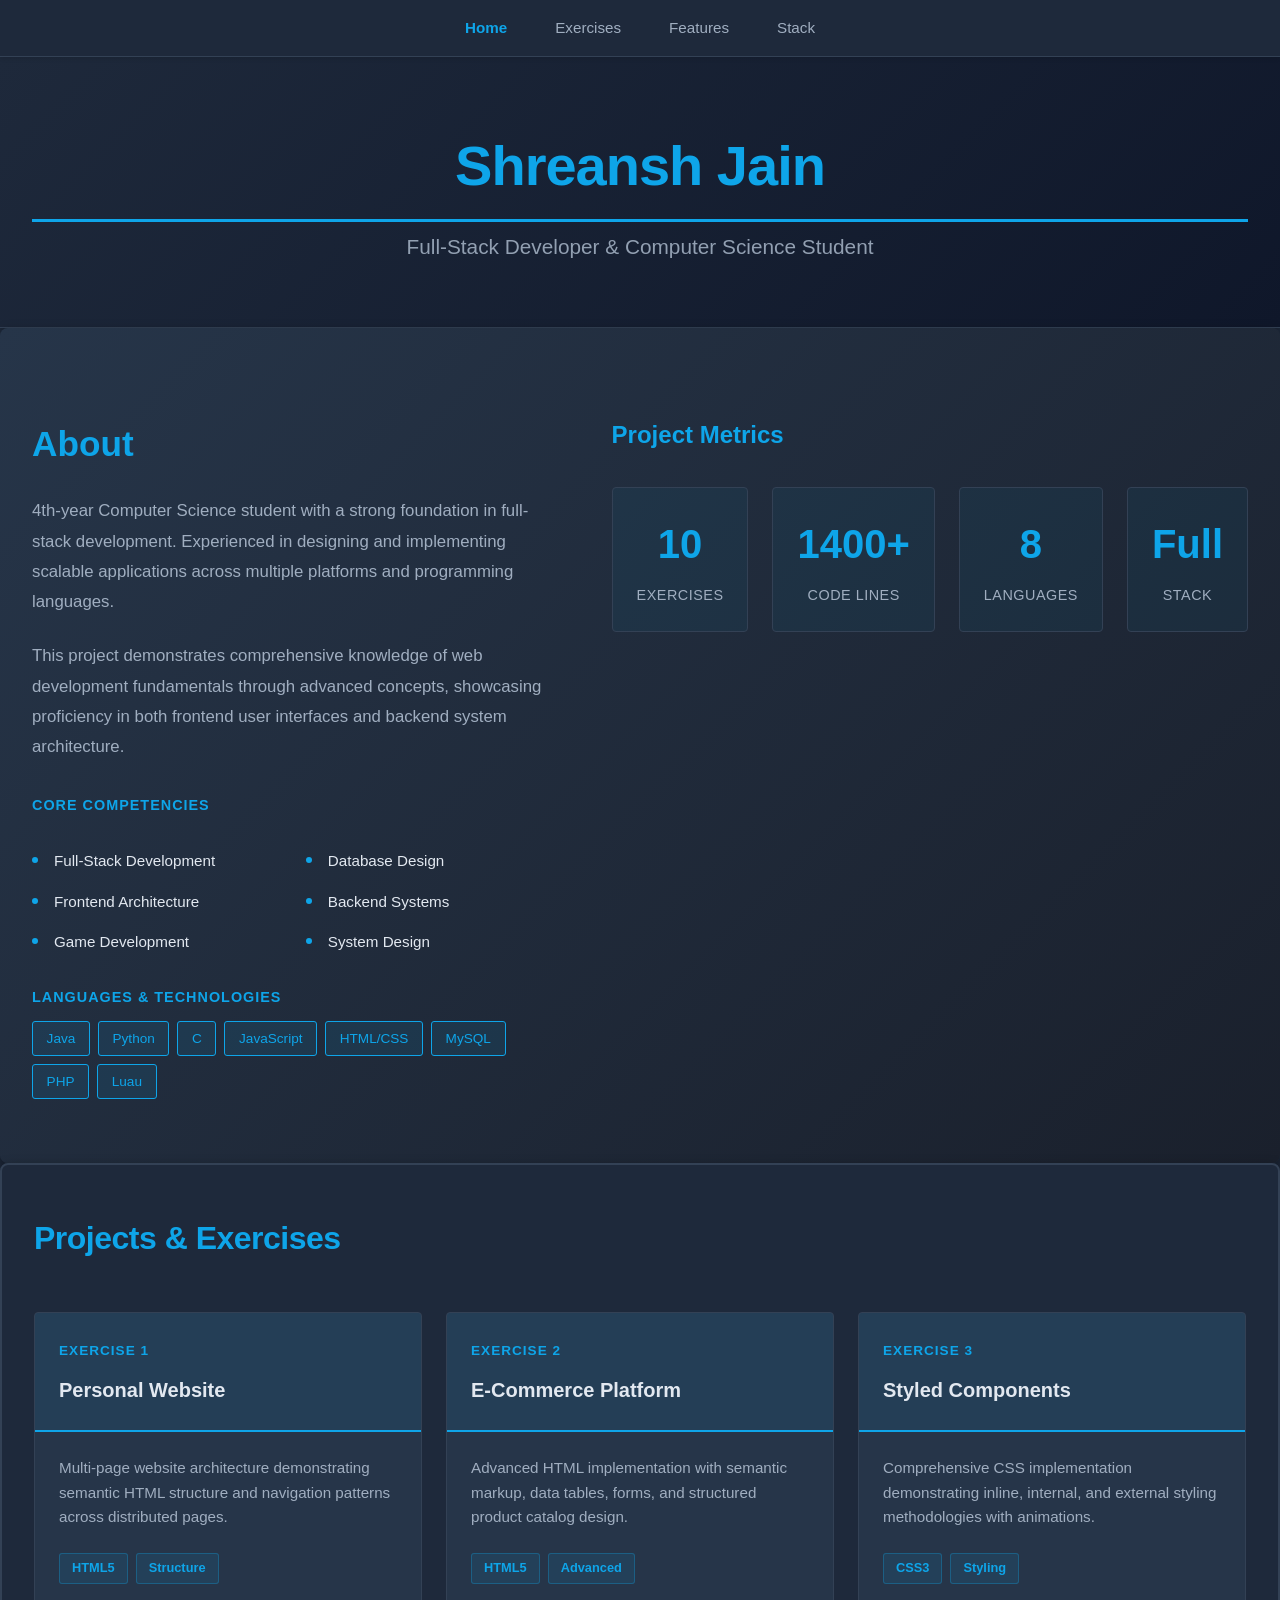
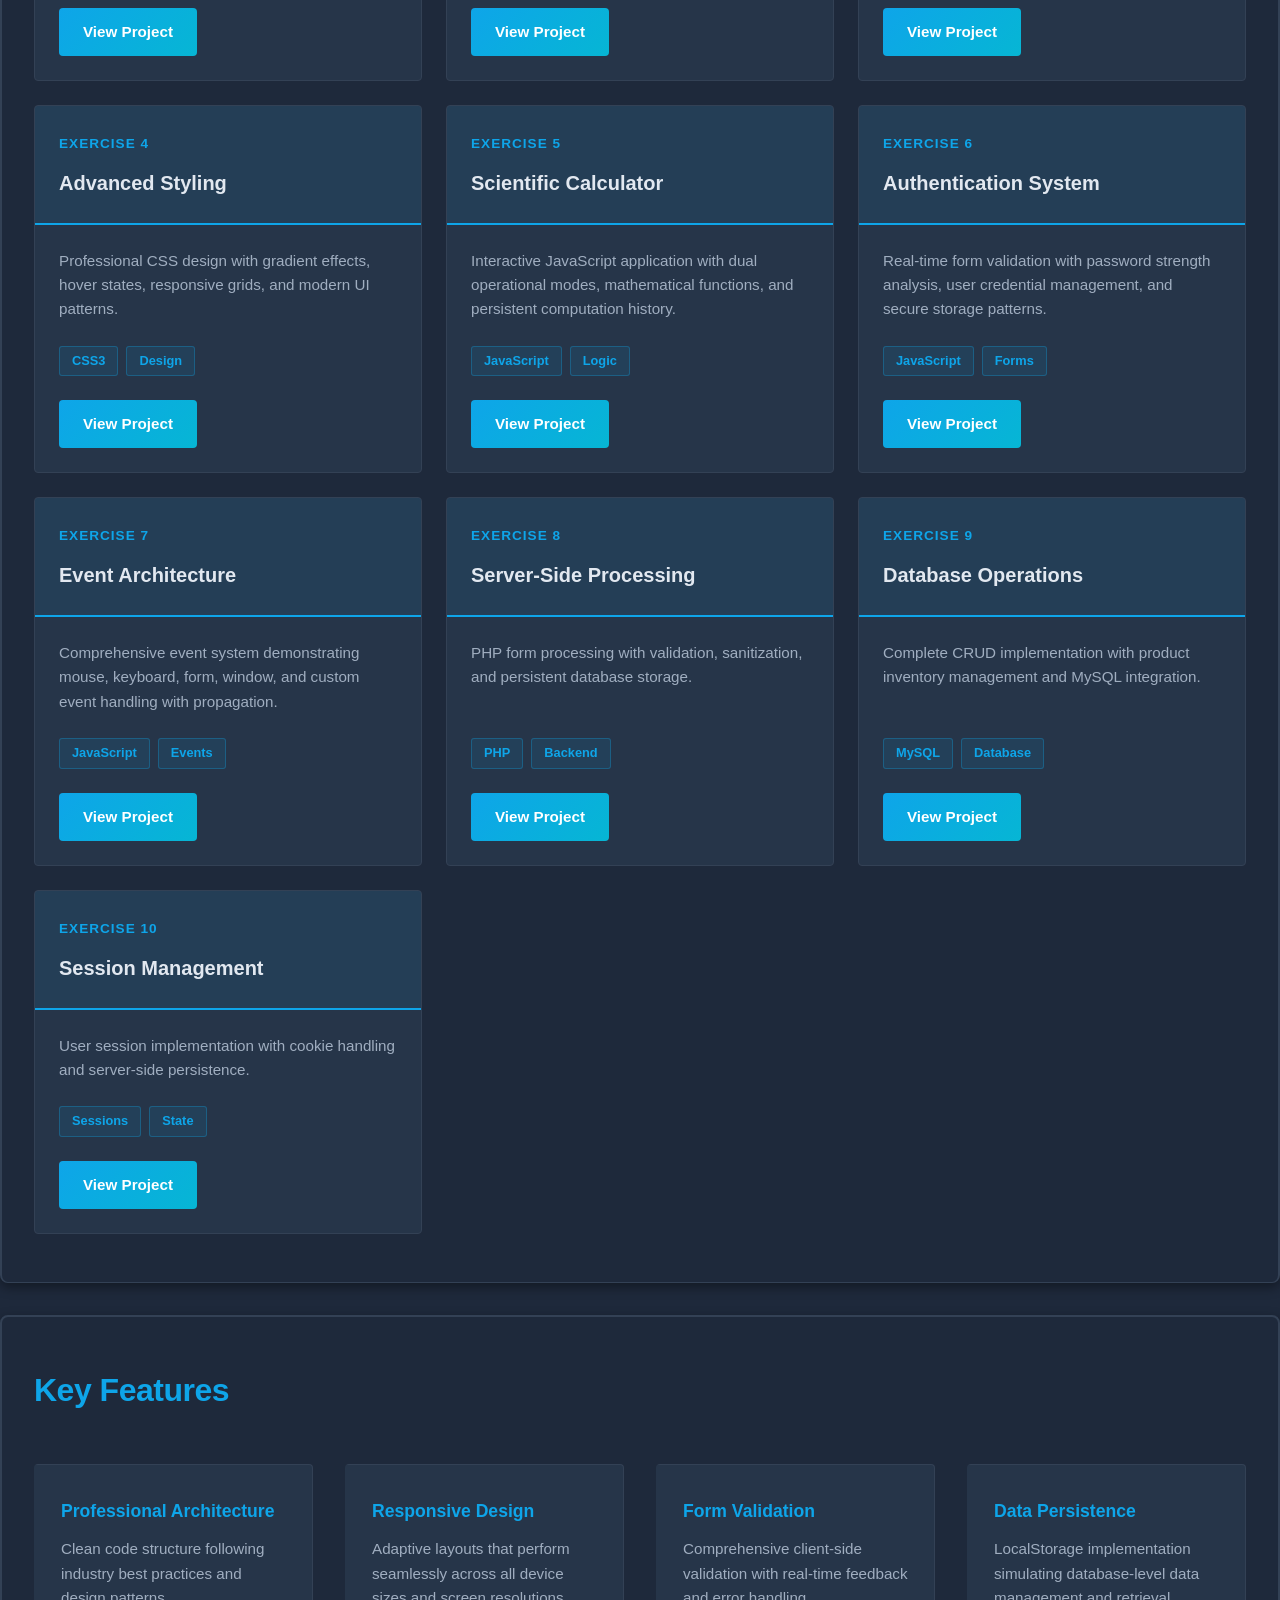
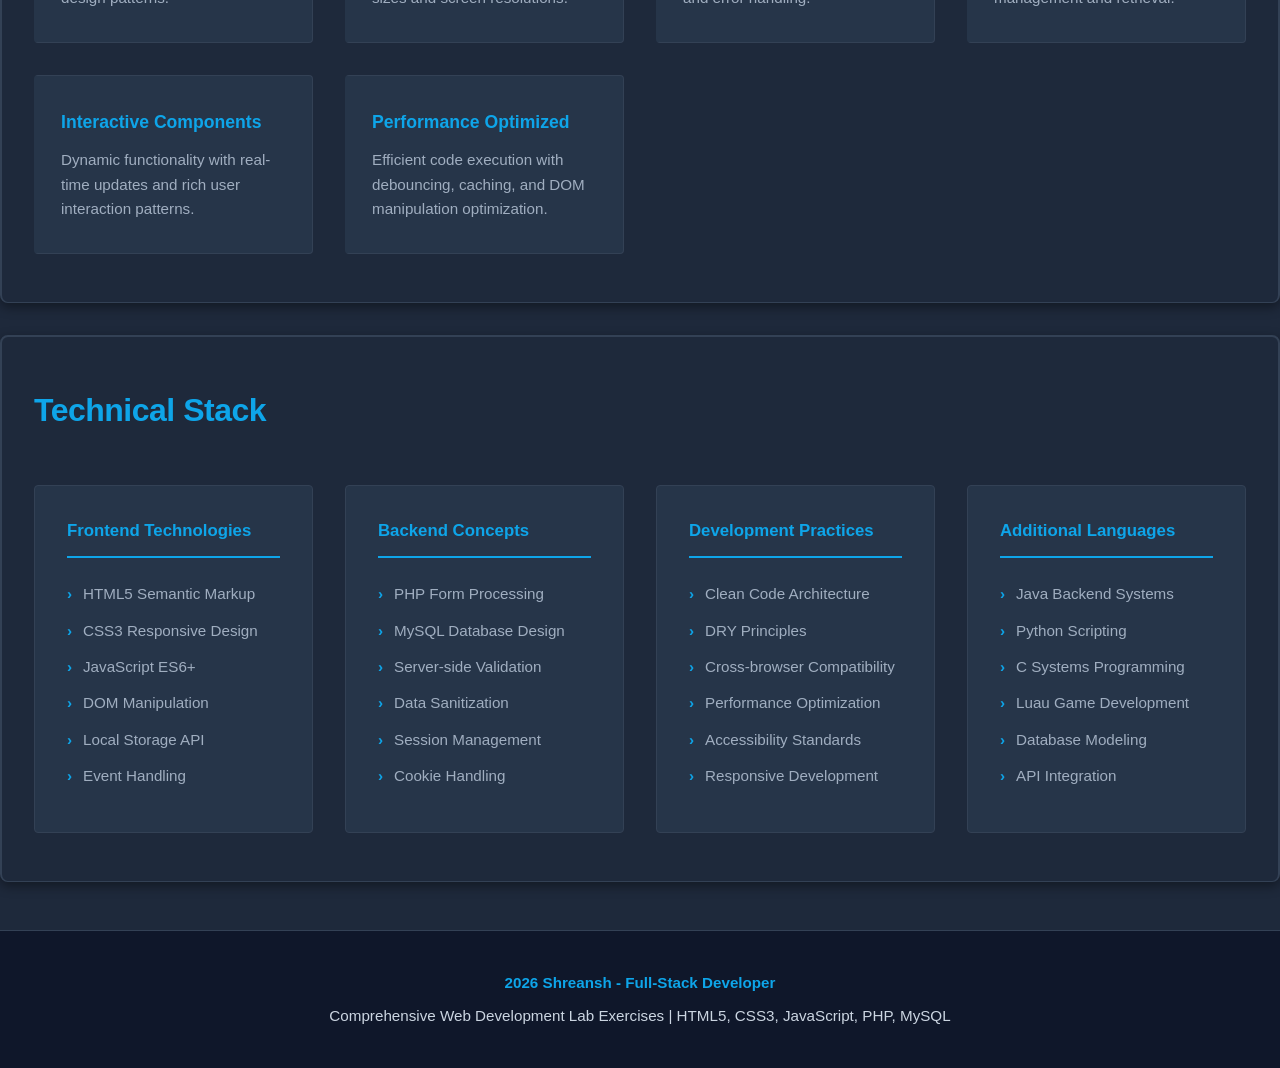
<file: index.html>
<!DOCTYPE html>
<html lang="en">
<head>
    <meta charset="UTF-8">
    <meta name="viewport" content="width=device-width, initial-scale=1.0">
    <title>Shreansh Jain - Full-Stack Developer</title>
    <link rel="stylesheet" href="css/style.css">
    <style>
        /* Professional Portfolio Styling */
        :root {
            --primary-color: #1E293B;
            --secondary-color: #0EA5E9;
            --accent-color: #F97316;
            --background-color: #2D3748;
            --text-color: #E2E8F0;
            --light-text: #A0AEC0;
            --white: #FFFFFF;
            --success-color: #10B981;
            --border-color: #334155;
        }

        * {
            margin: 0;
            padding: 0;
            box-sizing: border-box;
        }

        body {
            font-family: -apple-system, BlinkMacSystemFont, 'Segoe UI', 'Roboto', 'Oxygen', 'Ubuntu', 'Cantarell', sans-serif;
            background-color: var(--primary-color);
            color: var(--text-color);
            line-height: 1.6;
        }

        /* Navigation */
        nav {
            background: var(--primary-color);
            border-bottom: 1px solid var(--border-color);
            padding: 0;
            position: sticky;
            top: 0;
            z-index: 1000;
        }

        nav ul {
            max-width: 1400px;
            margin: 0 auto;
            list-style: none;
            display: flex;
            align-items: center;
            padding: 0 2rem;
        }

        nav li {
            margin: 0;
        }

        nav a {
            display: block;
            color: var(--light-text);
            text-decoration: none;
            padding: 1rem 1.5rem;
            transition: all 0.3s ease;
            font-size: 0.95rem;
            font-weight: 500;
        }

        nav a:hover {
            color: var(--secondary-color);
        }

        nav li:first-child a {
            color: var(--secondary-color);
            font-weight: 600;
        }

        /* Header */
        header {
            background: linear-gradient(135deg, var(--primary-color) 0%, #0F172A 100%);
            border-bottom: 1px solid var(--border-color);
            padding: 4rem 2rem;
            text-align: center;
        }

        header h1 {
            font-size: 3.5rem;
            font-weight: 700;
            color: var(--secondary-color);
            margin-bottom: 0.5rem;
            letter-spacing: -1px;
        }

        header p {
            font-size: 1.3rem;
            color: var(--light-text);
            font-weight: 300;
            max-width: 600px;
            margin: 0 auto;
        }

        /* Main Content */
        main {
            max-width: 1400px;
            margin: 0 auto;
            padding: 0;
        }

        /* Section Styling */
        section {
            border-bottom: 1px solid var(--border-color);
        }

        section > h2 {
            font-size: 2rem;
            color: var(--secondary-color);
            margin-bottom: 2rem;
            font-weight: 600;
            letter-spacing: -0.5px;
        }

        section > p {
            color: var(--light-text);
            font-size: 1.05rem;
            margin-bottom: 2rem;
            line-height: 1.8;
        }

        /* Developer Profile Section */
        .profile-section {
            background: linear-gradient(135deg, #263549 0%, #1A202C 100%);
            border: none;
            padding: 4rem 2rem;
            margin: 0;
        }

        .profile-container {
            max-width: 1400px;
            margin: 0 auto;
            display: grid;
            grid-template-columns: 1fr 1fr;
            gap: 3rem;
            align-items: start;
        }

        .profile-text h2 {
            font-size: 2.2rem;
            margin-bottom: 1.5rem;
            color: var(--secondary-color);
        }

        .profile-text p {
            color: var(--light-text);
            margin-bottom: 1.5rem;
            line-height: 1.8;
            font-size: 1.05rem;
        }

        .expertise-list {
            display: grid;
            grid-template-columns: 1fr 1fr;
            gap: 1rem;
            margin-top: 2rem;
        }

        .expertise-item {
            display: flex;
            align-items: flex-start;
        }

        .expertise-item::before {
            content: "";
            display: inline-block;
            width: 6px;
            height: 6px;
            background: var(--secondary-color);
            border-radius: 50%;
            margin-right: 1rem;
            margin-top: 0.5rem;
            flex-shrink: 0;
        }

        .expertise-item span {
            color: var(--text-color);
            font-size: 0.95rem;
        }

        .skill-category {
            margin-top: 2rem;
        }

        .skill-category h4 {
            color: var(--secondary-color);
            font-size: 0.9rem;
            font-weight: 600;
            text-transform: uppercase;
            letter-spacing: 1px;
            margin-bottom: 0.75rem;
        }

        .skill-tags {
            display: flex;
            flex-wrap: wrap;
            gap: 0.5rem;
        }

        .skill-tag {
            display: inline-block;
            background: rgba(14, 165, 233, 0.1);
            border: 1px solid var(--secondary-color);
            color: var(--secondary-color);
            padding: 0.35rem 0.85rem;
            border-radius: 3px;
            font-size: 0.85rem;
            font-weight: 500;
        }

        .stats-grid {
            display: grid;
            grid-template-columns: repeat(4, 1fr);
            gap: 1.5rem;
        }

        .stat-card {
            background: rgba(14, 165, 233, 0.05);
            border: 1px solid var(--border-color);
            padding: 1.5rem;
            border-radius: 4px;
            text-align: center;
        }

        .stat-number {
            font-size: 2.5rem;
            color: var(--secondary-color);
            font-weight: 700;
            margin-bottom: 0.5rem;
        }

        .stat-label {
            color: var(--light-text);
            font-size: 0.9rem;
            text-transform: uppercase;
            letter-spacing: 0.5px;
            font-weight: 500;
        }

        /* Exercises Section */
        .exercises-section {
            background: var(--primary-color);
            padding: 3rem 2rem;
            border-bottom: 1px solid var(--border-color);
        }

        .exercises-section > h2 {
            max-width: 1400px;
            margin: 0 auto 3rem auto;
        }

        .exercises-grid {
            max-width: 1400px;
            margin: 0 auto;
            display: grid;
            grid-template-columns: repeat(auto-fill, minmax(340px, 1fr));
            gap: 1.5rem;
        }

        .exercise-card {
            background: #263549;
            border: 1px solid var(--border-color);
            border-radius: 4px;
            overflow: hidden;
            transition: all 0.3s ease;
            display: flex;
            flex-direction: column;
            height: 100%;
        }

        .exercise-card:hover {
            border-color: var(--secondary-color);
            box-shadow: 0 12px 30px rgba(14, 165, 233, 0.2);
            transform: translateY(-4px);
        }

        .exercise-header {
            background: rgba(14, 165, 233, 0.08);
            border-bottom: 2px solid var(--secondary-color);
            padding: 1.5rem;
        }

        .exercise-number {
            display: inline-block;
            color: var(--secondary-color);
            font-size: 0.85rem;
            font-weight: 700;
            text-transform: uppercase;
            letter-spacing: 1px;
            margin-bottom: 0.75rem;
        }

        .exercise-header h3 {
            font-size: 1.25rem;
            color: var(--text-color);
            margin: 0;
            font-weight: 600;
        }

        .exercise-body {
            padding: 1.5rem;
            flex: 1;
            display: flex;
            flex-direction: column;
        }

        .exercise-body p {
            color: var(--light-text);
            margin-bottom: 1.5rem;
            flex: 1;
            font-size: 0.95rem;
            line-height: 1.6;
        }

        .exercise-tags {
            display: flex;
            flex-wrap: wrap;
            gap: 0.5rem;
            margin-bottom: 1.5rem;
        }

        .exercise-tag {
            display: inline-block;
            background: rgba(14, 165, 233, 0.1);
            color: var(--secondary-color);
            padding: 0.25rem 0.75rem;
            border-radius: 3px;
            font-size: 0.8rem;
            font-weight: 600;
            border: 1px solid rgba(14, 165, 233, 0.3);
        }

        .exercise-link {
            display: inline-block;
            background: linear-gradient(135deg, var(--secondary-color) 0%, #06B6D4 100%);
            color: var(--white);
            padding: 0.75rem 1.5rem;
            text-decoration: none;
            border-radius: 4px;
            font-weight: 600;
            transition: all 0.3s ease;
            font-size: 0.95rem;
            text-align: center;
            align-self: flex-start;
        }

        .exercise-link:hover {
            transform: translateY(-2px);
            box-shadow: 0 6px 16px rgba(14, 165, 233, 0.4);
        }

        /* Features Section */
        .features-section {
            background: var(--primary-color);
            padding: 3rem 2rem;
            border-bottom: 1px solid var(--border-color);
        }

        .features-section h2 {
            max-width: 1400px;
            margin: 0 auto 3rem auto;
        }

        .features-grid {
            max-width: 1400px;
            margin: 0 auto;
            display: grid;
            grid-template-columns: repeat(auto-fit, minmax(220px, 1fr));
            gap: 2rem;
        }

        .feature-box {
            padding: 2rem 1.5rem;
            background: #263549;
            border: 1px solid var(--border-color);
            border-radius: 4px;
            transition: all 0.3s ease;
            border-left: 3px solid transparent;
        }

        .feature-box:hover {
            border-left-color: var(--secondary-color);
            border-color: var(--border-color);
            box-shadow: 0 8px 20px rgba(0, 0, 0, 0.3);
        }

        .feature-box h4 {
            font-size: 1.1rem;
            color: var(--secondary-color);
            margin-bottom: 0.75rem;
            font-weight: 600;
        }

        .feature-box p {
            color: var(--light-text);
            font-size: 0.95rem;
            line-height: 1.6;
            margin: 0;
        }

        /* Stack Section */
        .stack-section {
            background: var(--primary-color);
            padding: 3rem 2rem;
            border-bottom: 1px solid var(--border-color);
        }

        .stack-section h2 {
            max-width: 1400px;
            margin: 0 auto 3rem auto;
        }

        .stack-container {
            max-width: 1400px;
            margin: 0 auto;
            display: grid;
            grid-template-columns: repeat(auto-fit, minmax(260px, 1fr));
            gap: 2rem;
        }

        .stack-card {
            background: #263549;
            border: 1px solid var(--border-color);
            padding: 2rem;
            border-radius: 4px;
        }

        .stack-card h3 {
            font-size: 1.05rem;
            color: var(--secondary-color);
            margin-bottom: 1.5rem;
            font-weight: 600;
            border-bottom: 2px solid var(--secondary-color);
            padding-bottom: 0.75rem;
        }

        .stack-card ul {
            list-style: none;
        }

        .stack-card li {
            color: var(--light-text);
            margin-bottom: 0.75rem;
            font-size: 0.95rem;
            padding-left: 1rem;
            position: relative;
        }

        .stack-card li::before {
            content: "›";
            position: absolute;
            left: 0;
            color: var(--secondary-color);
            font-weight: bold;
        }

        /* Footer */
        footer {
            background: #0F172A;
            border-top: 1px solid var(--border-color);
            padding: 2rem;
            text-align: center;
            color: var(--light-text);
        }

        footer p {
            margin: 0.5rem 0;
            font-size: 0.95rem;
        }

        footer p:first-child {
            color: var(--secondary-color);
            font-weight: 600;
        }

        /* Responsive */
        @media (max-width: 1024px) {
            header h1 {
                font-size: 2.5rem;
            }

            header p {
                font-size: 1.1rem;
            }

            .profile-container {
                grid-template-columns: 1fr;
                gap: 2rem;
            }

            .stats-grid {
                grid-template-columns: repeat(2, 1fr);
            }

            .exercises-grid {
                grid-template-columns: repeat(auto-fill, minmax(300px, 1fr));
            }
        }

        @media (max-width: 768px) {
            header h1 {
                font-size: 2rem;
            }

            header p {
                font-size: 1rem;
            }

            nav ul {
                padding: 0 1rem;
            }

            nav a {
                padding: 0.75rem 1rem;
            }

            main {
                padding: 0;
            }

            .profile-section,
            .exercises-section,
            .features-section,
            .stack-section {
                padding: 2rem 1rem;
            }

            .stats-grid {
                grid-template-columns: 1fr;
            }

            .exercises-grid {
                grid-template-columns: 1fr;
            }

            .expertise-list {
                grid-template-columns: 1fr;
            }

            .features-grid {
                grid-template-columns: 1fr;
            }

            .stack-container {
                grid-template-columns: 1fr;
            }

            section > h2 {
                font-size: 1.5rem;
            }
        }
    </style>
</head>
<body>
    <nav>
        <ul>
            <li><a href="index.html">Home</a></li>
            <li><a href="#exercises">Exercises</a></li>
            <li><a href="#features">Features</a></li>
            <li><a href="#stack">Stack</a></li>
        </ul>
    </nav>

    <header>
        <h1>Shreansh Jain</h1>
        <p>Full-Stack Developer & Computer Science Student</p>
    </header>

    <main>
        <!-- Profile Section -->
        <section class="profile-section">
            <div class="profile-container">
                <div class="profile-text">
                    <h2>About</h2>
                    <p>
                        4th-year Computer Science student with a strong foundation in full-stack development. Experienced in designing and implementing scalable applications across multiple platforms and programming languages.
                    </p>
                    <p>
                        This project demonstrates comprehensive knowledge of web development fundamentals through advanced concepts, showcasing proficiency in both frontend user interfaces and backend system architecture.
                    </p>

                    <div class="skill-category">
                        <h4>Core Competencies</h4>
                        <div class="expertise-list">
                            <div class="expertise-item"><span>Full-Stack Development</span></div>
                            <div class="expertise-item"><span>Database Design</span></div>
                            <div class="expertise-item"><span>Frontend Architecture</span></div>
                            <div class="expertise-item"><span>Backend Systems</span></div>
                            <div class="expertise-item"><span>Game Development</span></div>
                            <div class="expertise-item"><span>System Design</span></div>
                        </div>
                    </div>

                    <div class="skill-category">
                        <h4>Languages & Technologies</h4>
                        <div class="skill-tags">
                            <span class="skill-tag">Java</span>
                            <span class="skill-tag">Python</span>
                            <span class="skill-tag">C</span>
                            <span class="skill-tag">JavaScript</span>
                            <span class="skill-tag">HTML/CSS</span>
                            <span class="skill-tag">MySQL</span>
                            <span class="skill-tag">PHP</span>
                            <span class="skill-tag">Luau</span>
                        </div>
                    </div>
                </div>

                <div>
                    <h2 style="font-size: 1.5rem; margin-bottom: 2rem;">Project Metrics</h2>
                    <div class="stats-grid">
                        <div class="stat-card">
                            <div class="stat-number">10</div>
                            <div class="stat-label">Exercises</div>
                        </div>
                        <div class="stat-card">
                            <div class="stat-number">1400+</div>
                            <div class="stat-label">Code Lines</div>
                        </div>
                        <div class="stat-card">
                            <div class="stat-number">8</div>
                            <div class="stat-label">Languages</div>
                        </div>
                        <div class="stat-card">
                            <div class="stat-number">Full</div>
                            <div class="stat-label">Stack</div>
                        </div>
                    </div>
                </div>
            </div>
        </section>

        <!-- Exercises Section -->
        <section id="exercises" class="exercises-section">
            <h2>Projects & Exercises</h2>
            <div class="exercises-grid">
                <div class="exercise-card">
                    <div class="exercise-header">
                        <div class="exercise-number">Exercise 1</div>
                        <h3>Personal Website</h3>
                    </div>
                    <div class="exercise-body">
                        <p>Multi-page website architecture demonstrating semantic HTML structure and navigation patterns across distributed pages.</p>
                        <div class="exercise-tags">
                            <span class="exercise-tag">HTML5</span>
                            <span class="exercise-tag">Structure</span>
                        </div>
                        <a href="exercises/exercise1/index.html" class="exercise-link">View Project</a>
                    </div>
                </div>

                <div class="exercise-card">
                    <div class="exercise-header">
                        <div class="exercise-number">Exercise 2</div>
                        <h3>E-Commerce Platform</h3>
                    </div>
                    <div class="exercise-body">
                        <p>Advanced HTML implementation with semantic markup, data tables, forms, and structured product catalog design.</p>
                        <div class="exercise-tags">
                            <span class="exercise-tag">HTML5</span>
                            <span class="exercise-tag">Advanced</span>
                        </div>
                        <a href="exercises/exercise2/index.html" class="exercise-link">View Project</a>
                    </div>
                </div>

                <div class="exercise-card">
                    <div class="exercise-header">
                        <div class="exercise-number">Exercise 3</div>
                        <h3>Styled Components</h3>
                    </div>
                    <div class="exercise-body">
                        <p>Comprehensive CSS implementation demonstrating inline, internal, and external styling methodologies with animations.</p>
                        <div class="exercise-tags">
                            <span class="exercise-tag">CSS3</span>
                            <span class="exercise-tag">Styling</span>
                        </div>
                        <a href="exercises/exercise3/index.html" class="exercise-link">View Project</a>
                    </div>
                </div>

                <div class="exercise-card">
                    <div class="exercise-header">
                        <div class="exercise-number">Exercise 4</div>
                        <h3>Advanced Styling</h3>
                    </div>
                    <div class="exercise-body">
                        <p>Professional CSS design with gradient effects, hover states, responsive grids, and modern UI patterns.</p>
                        <div class="exercise-tags">
                            <span class="exercise-tag">CSS3</span>
                            <span class="exercise-tag">Design</span>
                        </div>
                        <a href="exercises/exercise4/index.html" class="exercise-link">View Project</a>
                    </div>
                </div>

                <div class="exercise-card">
                    <div class="exercise-header">
                        <div class="exercise-number">Exercise 5</div>
                        <h3>Scientific Calculator</h3>
                    </div>
                    <div class="exercise-body">
                        <p>Interactive JavaScript application with dual operational modes, mathematical functions, and persistent computation history.</p>
                        <div class="exercise-tags">
                            <span class="exercise-tag">JavaScript</span>
                            <span class="exercise-tag">Logic</span>
                        </div>
                        <a href="exercises/exercise5/index.html" class="exercise-link">View Project</a>
                    </div>
                </div>

                <div class="exercise-card">
                    <div class="exercise-header">
                        <div class="exercise-number">Exercise 6</div>
                        <h3>Authentication System</h3>
                    </div>
                    <div class="exercise-body">
                        <p>Real-time form validation with password strength analysis, user credential management, and secure storage patterns.</p>
                        <div class="exercise-tags">
                            <span class="exercise-tag">JavaScript</span>
                            <span class="exercise-tag">Forms</span>
                        </div>
                        <a href="exercises/exercise6/index.html" class="exercise-link">View Project</a>
                    </div>
                </div>

                <div class="exercise-card">
                    <div class="exercise-header">
                        <div class="exercise-number">Exercise 7</div>
                        <h3>Event Architecture</h3>
                    </div>
                    <div class="exercise-body">
                        <p>Comprehensive event system demonstrating mouse, keyboard, form, window, and custom event handling with propagation.</p>
                        <div class="exercise-tags">
                            <span class="exercise-tag">JavaScript</span>
                            <span class="exercise-tag">Events</span>
                        </div>
                        <a href="exercises/exercise7/index.html" class="exercise-link">View Project</a>
                    </div>
                </div>

                <div class="exercise-card">
                    <div class="exercise-header">
                        <div class="exercise-number">Exercise 8</div>
                        <h3>Server-Side Processing</h3>
                    </div>
                    <div class="exercise-body">
                        <p>PHP form processing with validation, sanitization, and persistent database storage.</p>
                        <div class="exercise-tags">
                            <span class="exercise-tag">PHP</span>
                            <span class="exercise-tag">Backend</span>
                        </div>
                        <a href="exercises/exercise8/index.php" class="exercise-link">View Project</a>
                    </div>
                </div>

                <div class="exercise-card">
                    <div class="exercise-header">
                        <div class="exercise-number">Exercise 9</div>
                        <h3>Database Operations</h3>
                    </div>
                    <div class="exercise-body">
                        <p>Complete CRUD implementation with product inventory management and MySQL integration.</p>
                        <div class="exercise-tags">
                            <span class="exercise-tag">MySQL</span>
                            <span class="exercise-tag">Database</span>
                        </div>
                        <a href="exercises/exercise9/index.php" class="exercise-link">View Project</a>
                    </div>
                </div>

                <div class="exercise-card">
                    <div class="exercise-header">
                        <div class="exercise-number">Exercise 10</div>
                        <h3>Session Management</h3>
                    </div>
                    <div class="exercise-body">
                        <p>User session implementation with cookie handling and server-side persistence.</p>
                        <div class="exercise-tags">
                            <span class="exercise-tag">Sessions</span>
                            <span class="exercise-tag">State</span>
                        </div>
                        <a href="exercises/exercise10/index.php" class="exercise-link">View Project</a>
                    </div>
                </div>
            </div>
        </section>

        <!-- Features Section -->
        <section id="features" class="features-section">
            <h2>Key Features</h2>
            <div class="features-grid">
                <div class="feature-box">
                    <h4>Professional Architecture</h4>
                    <p>Clean code structure following industry best practices and design patterns.</p>
                </div>
                <div class="feature-box">
                    <h4>Responsive Design</h4>
                    <p>Adaptive layouts that perform seamlessly across all device sizes and screen resolutions.</p>
                </div>
                <div class="feature-box">
                    <h4>Form Validation</h4>
                    <p>Comprehensive client-side validation with real-time feedback and error handling.</p>
                </div>
                <div class="feature-box">
                    <h4>Data Persistence</h4>
                    <p>LocalStorage implementation simulating database-level data management and retrieval.</p>
                </div>
                <div class="feature-box">
                    <h4>Interactive Components</h4>
                    <p>Dynamic functionality with real-time updates and rich user interaction patterns.</p>
                </div>
                <div class="feature-box">
                    <h4>Performance Optimized</h4>
                    <p>Efficient code execution with debouncing, caching, and DOM manipulation optimization.</p>
                </div>
            </div>
        </section>

        <!-- Technical Stack Section -->
        <section id="stack" class="stack-section">
            <h2>Technical Stack</h2>
            <div class="stack-container">
                <div class="stack-card">
                    <h3>Frontend Technologies</h3>
                    <ul>
                        <li>HTML5 Semantic Markup</li>
                        <li>CSS3 Responsive Design</li>
                        <li>JavaScript ES6+</li>
                        <li>DOM Manipulation</li>
                        <li>Local Storage API</li>
                        <li>Event Handling</li>
                    </ul>
                </div>
                <div class="stack-card">
                    <h3>Backend Concepts</h3>
                    <ul>
                        <li>PHP Form Processing</li>
                        <li>MySQL Database Design</li>
                        <li>Server-side Validation</li>
                        <li>Data Sanitization</li>
                        <li>Session Management</li>
                        <li>Cookie Handling</li>
                    </ul>
                </div>
                <div class="stack-card">
                    <h3>Development Practices</h3>
                    <ul>
                        <li>Clean Code Architecture</li>
                        <li>DRY Principles</li>
                        <li>Cross-browser Compatibility</li>
                        <li>Performance Optimization</li>
                        <li>Accessibility Standards</li>
                        <li>Responsive Development</li>
                    </ul>
                </div>
                <div class="stack-card">
                    <h3>Additional Languages</h3>
                    <ul>
                        <li>Java Backend Systems</li>
                        <li>Python Scripting</li>
                        <li>C Systems Programming</li>
                        <li>Luau Game Development</li>
                        <li>Database Modeling</li>
                        <li>API Integration</li>
                    </ul>
                </div>
            </div>
        </section>
    </main>

    <footer>
        <p>2026 Shreansh - Full-Stack Developer</p>
        <p>Comprehensive Web Development Lab Exercises | HTML5, CSS3, JavaScript, PHP, MySQL</p>
    </footer>
</body>
</html>
</file>
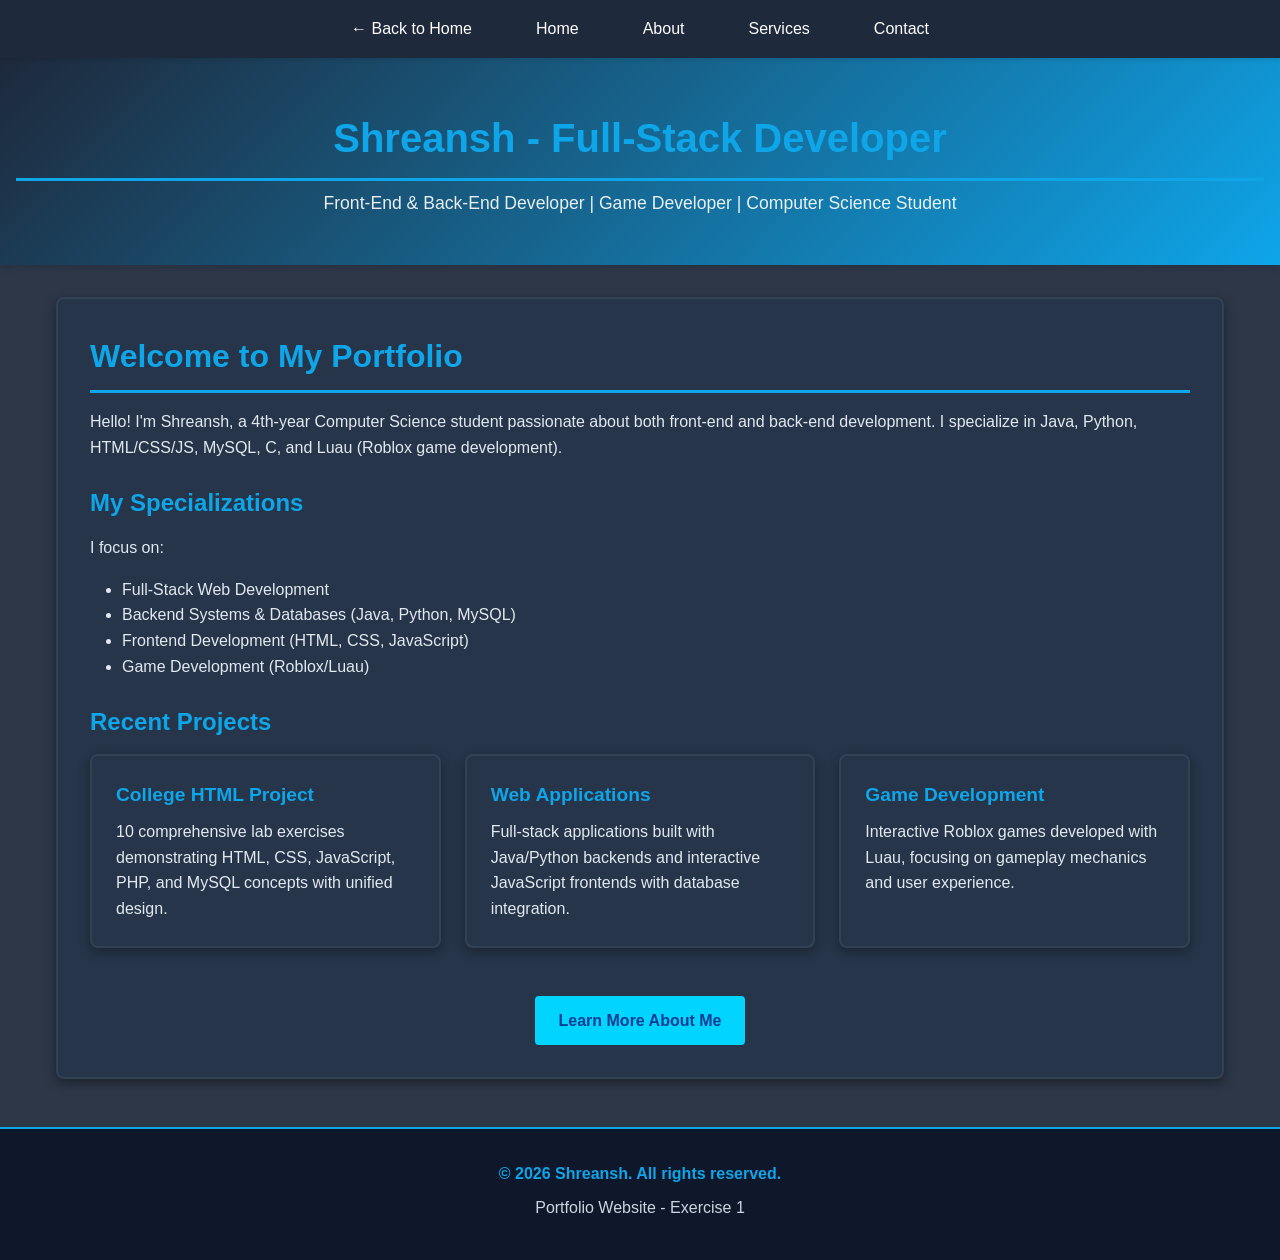
<file: exercises/exercise1/index.html>
<!DOCTYPE html>
<html lang="en">
<head>
    <meta charset="UTF-8">
    <meta name="viewport" content="width=device-width, initial-scale=1.0">
    <title>Exercise 1 - Personal Website | Home</title>
    <link rel="stylesheet" href="../../css/style.css">
</head>
<body>
    <nav>
        <ul>
            <li><a href="../../index.html">← Back to Home</a></li>
            <li><a href="index.html">Home</a></li>
            <li><a href="about.html">About</a></li>
            <li><a href="services.html">Services</a></li>
            <li><a href="contact.html">Contact</a></li>
        </ul>
    </nav>

    <header>
        <h1>Shreansh - Full-Stack Developer</h1>
        <p>Front-End & Back-End Developer | Game Developer | Computer Science Student</p>
    </header>

    <main>
        <section>
            <h1>Welcome to My Portfolio</h1>
            <p>Hello! I'm Shreansh, a 4th-year Computer Science student passionate about both front-end and back-end development. I specialize in Java, Python, HTML/CSS/JS, MySQL, C, and Luau (Roblox game development).</p>
            
            <h2>My Specializations</h2>
            <p>I focus on:</p>
            <ul style="margin-left: 2rem; margin-top: 1rem;">
                <li>Full-Stack Web Development</li>
                <li>Backend Systems & Databases (Java, Python, MySQL)</li>
                <li>Frontend Development (HTML, CSS, JavaScript)</li>
                <li>Game Development (Roblox/Luau)</li>
            </ul>

            <h2>Recent Projects</h2>
            <div class="grid">
                <div class="card">
                    <h3>College HTML Project</h3>
                    <p>10 comprehensive lab exercises demonstrating HTML, CSS, JavaScript, PHP, and MySQL concepts with unified design.</p>
                </div>
                <div class="card">
                    <h3>Web Applications</h3>
                    <p>Full-stack applications built with Java/Python backends and interactive JavaScript frontends with database integration.</p>
                </div>
                <div class="card">
                    <h3>Game Development</h3>
                    <p>Interactive Roblox games developed with Luau, focusing on gameplay mechanics and user experience.</p>
                </div>
            </div>

            <p style="margin-top: 2rem; text-align: center;">
                <a href="about.html" style="padding: 0.75rem 1.5rem; background-color: #00D4FF; color: #0B3D91; text-decoration: none; border-radius: 4px; display: inline-block; font-weight: bold;">Learn More About Me</a>
            </p>
        </section>
    </main>

    <footer>
        <p>&copy; 2026 Shreansh. All rights reserved.</p>
        <p>Portfolio Website - Exercise 1</p>
    </footer>
</body>
</html>
</file>
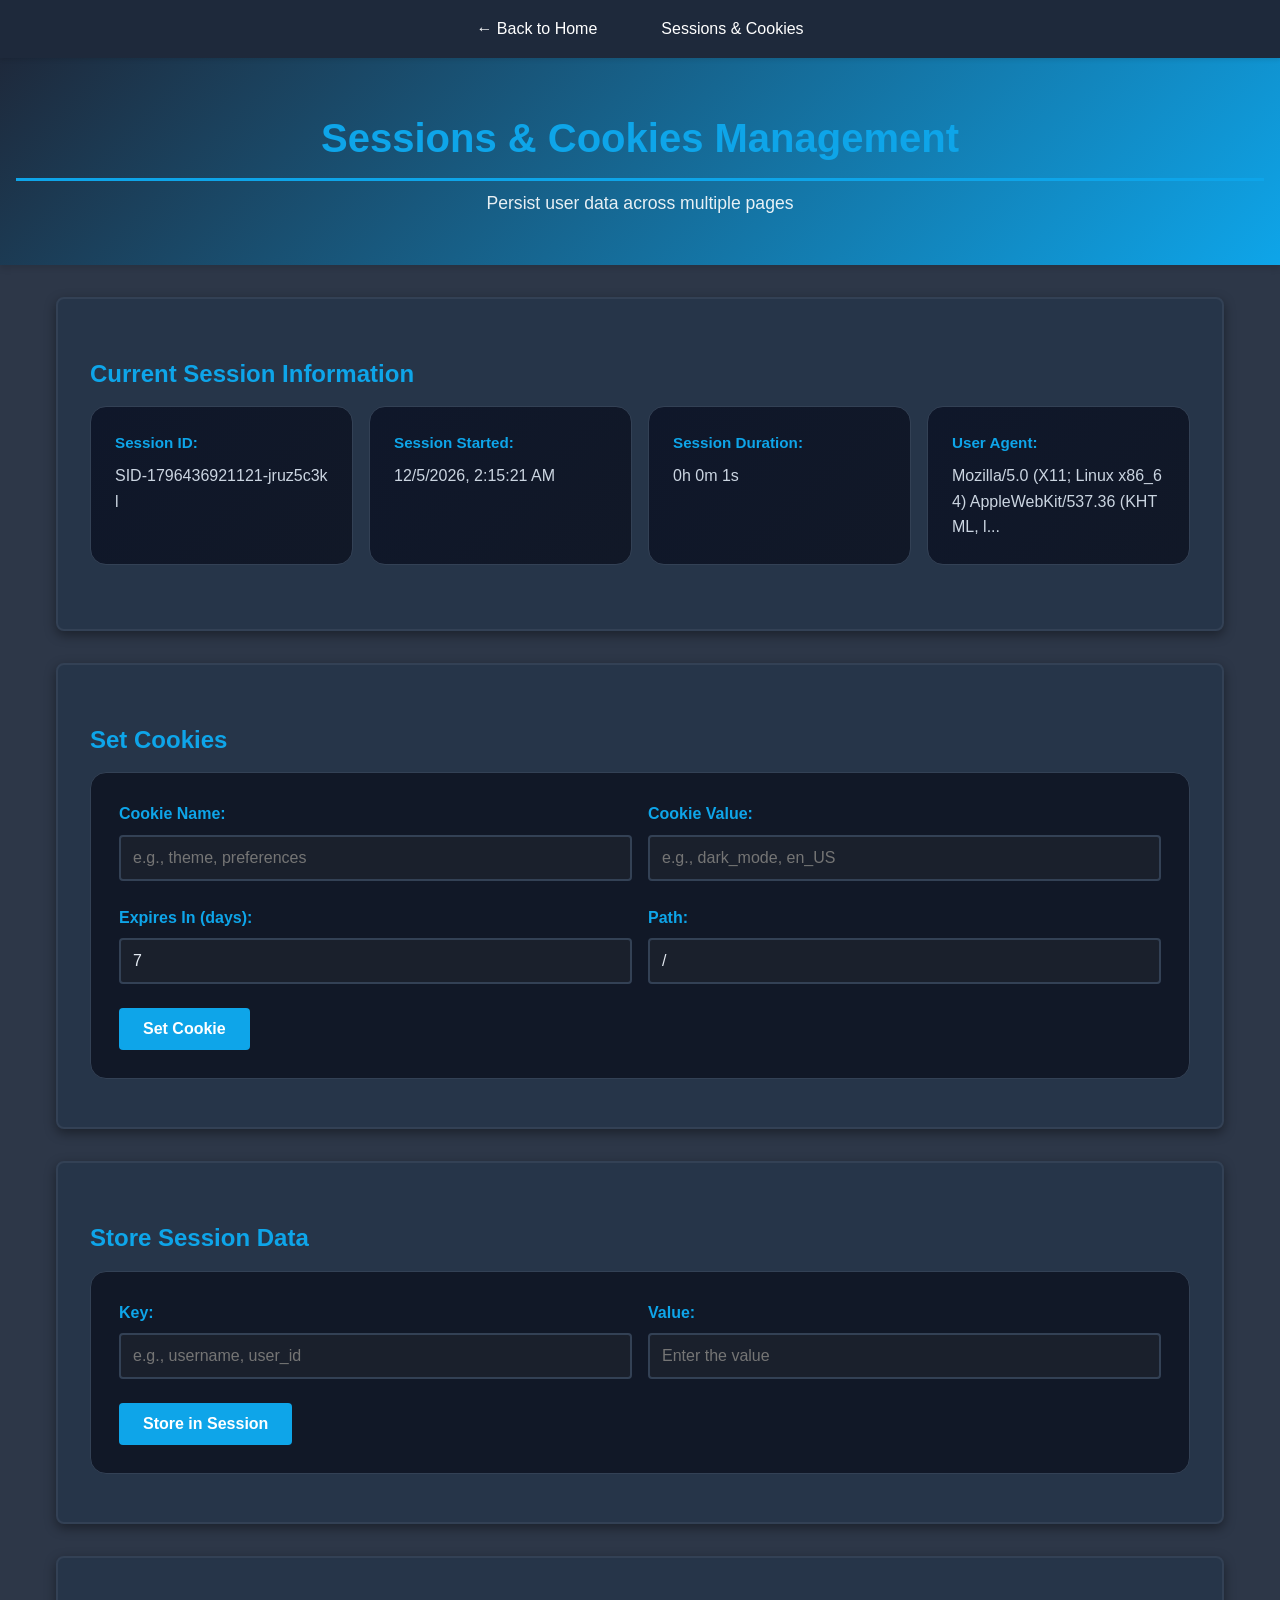
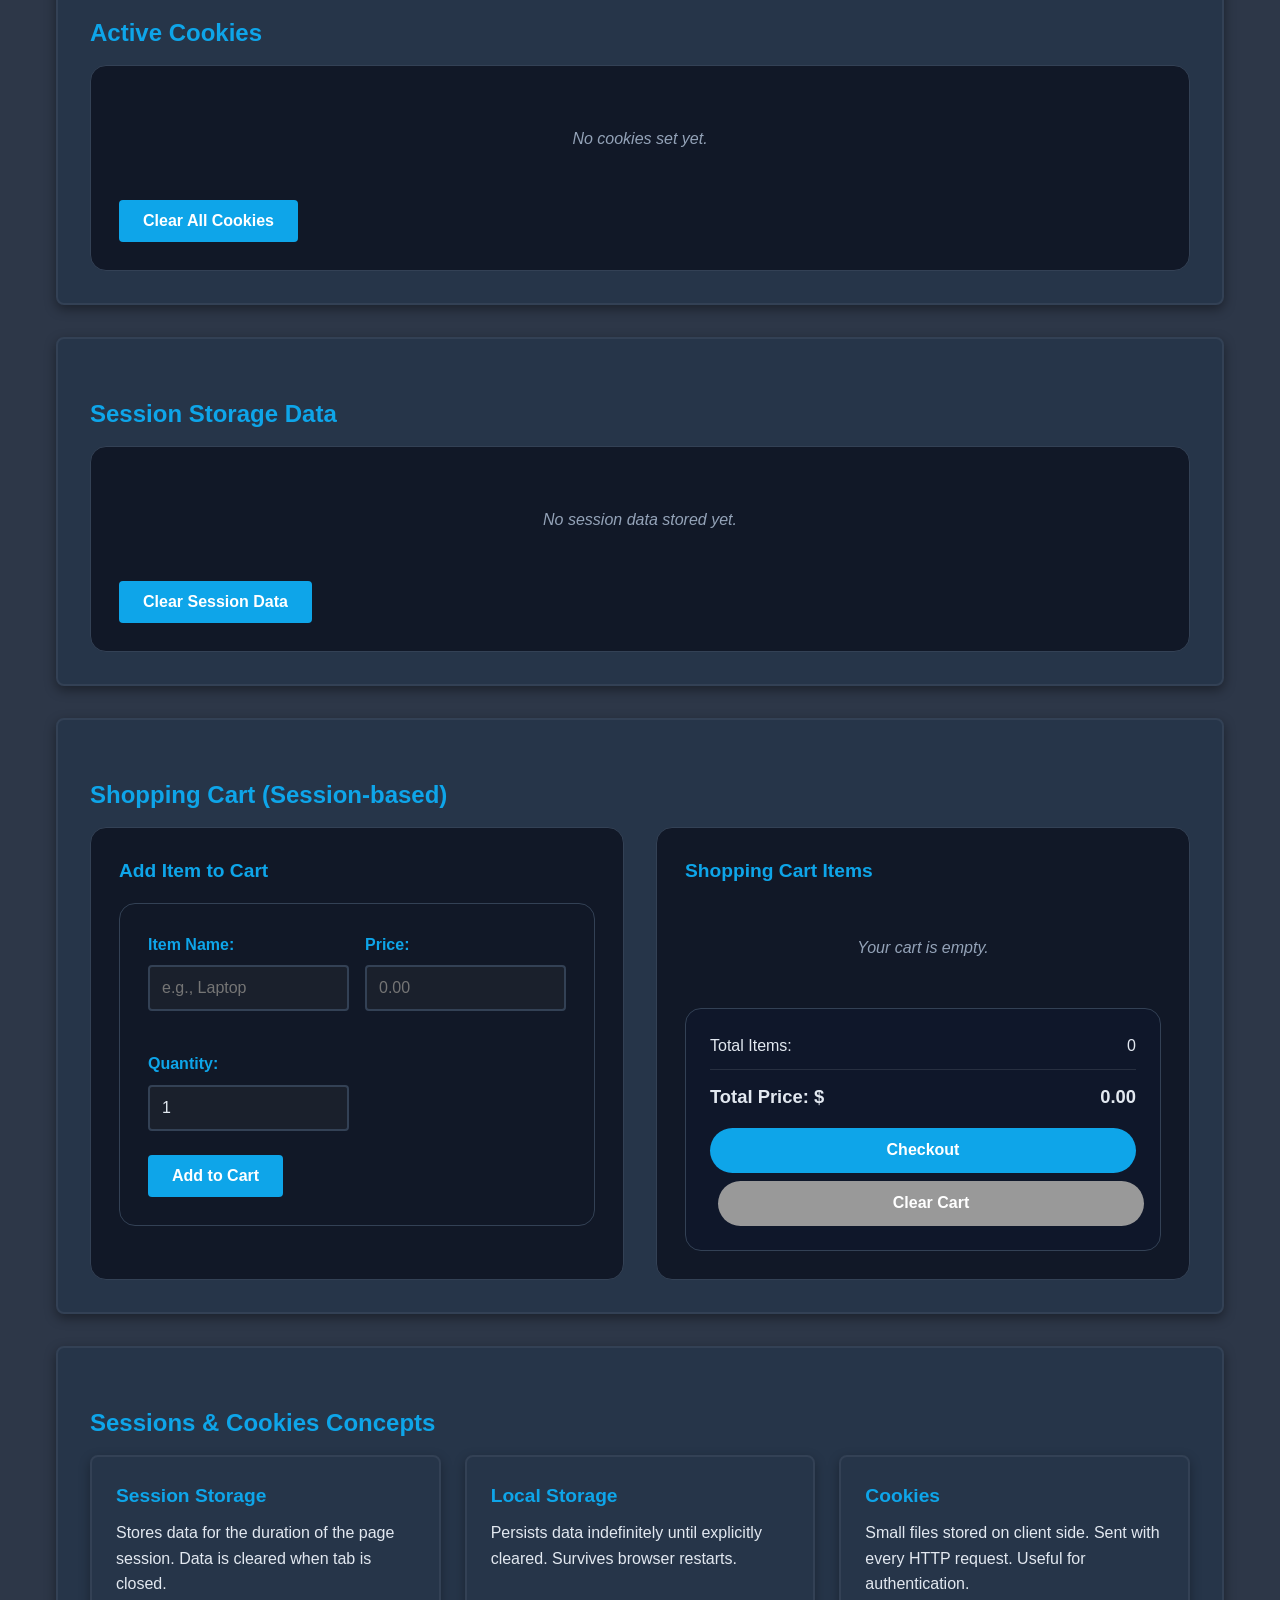
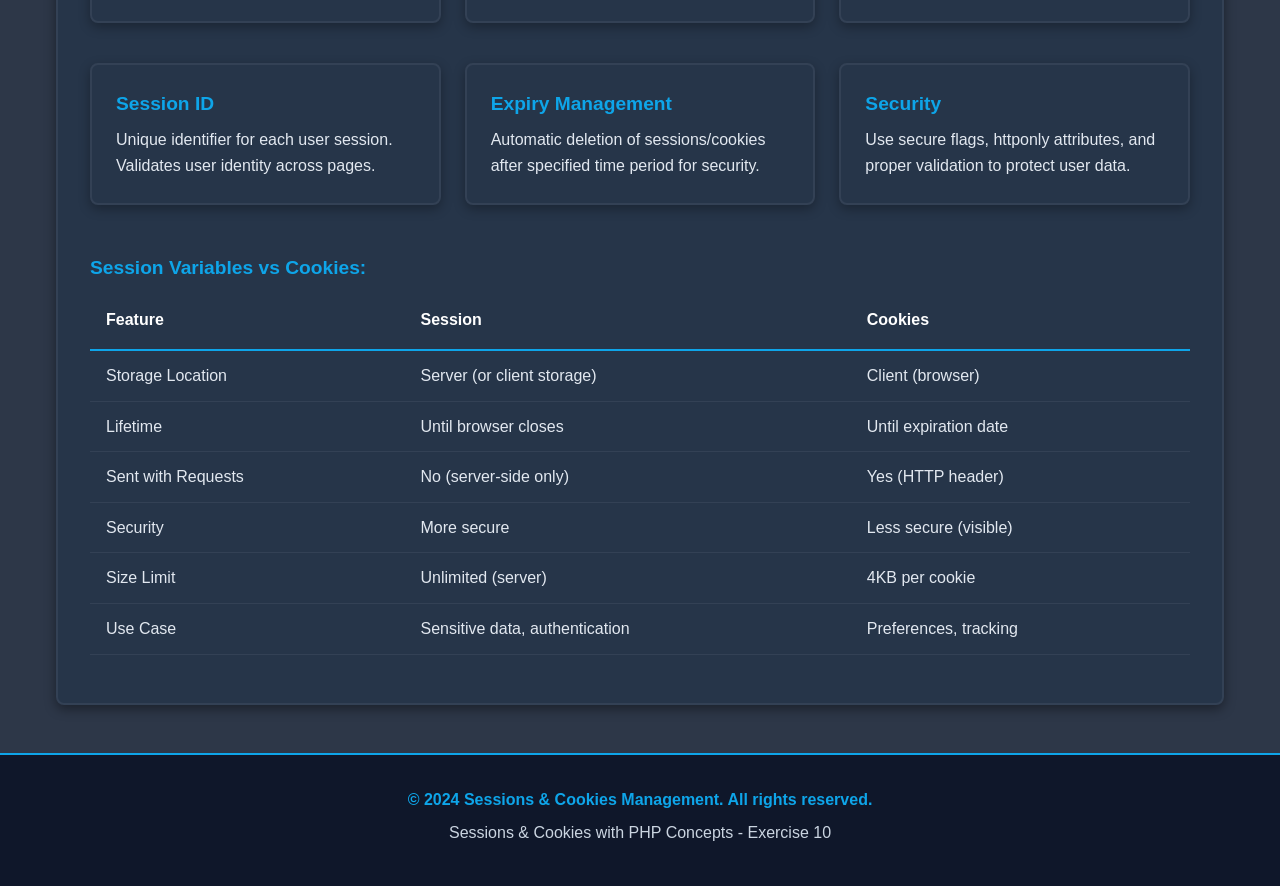
<file: exercises/exercise10/index.html>
<!-- Exercise 10: Sessions & Cookies with PHP -->
<!DOCTYPE html>
<html lang="en">
<head>
    <meta charset="UTF-8">
    <meta name="viewport" content="width=device-width, initial-scale=1.0">
    <title>Exercise 10 - Sessions & Cookies</title>
    <link rel="stylesheet" href="../../css/style.css">
    <link rel="stylesheet" href="style.css">
</head>
<body>
    <nav>
        <ul>
            <li><a href="../../index.html">← Back to Home</a></li>
            <li><a href="index.html">Sessions & Cookies</a></li>
        </ul>
    </nav>

    <header>
        <h1>Sessions & Cookies Management</h1>
        <p>Persist user data across multiple pages</p>
    </header>

    <main>
        <!-- User Session Info -->
        <section>
            <h2>Current Session Information</h2>
            <div class="session-info">
                <div class="info-box">
                    <h4>Session ID:</h4>
                    <p id="sessionId">Not started</p>
                </div>
                <div class="info-box">
                    <h4>Session Started:</h4>
                    <p id="sessionStart">--</p>
                </div>
                <div class="info-box">
                    <h4>Session Duration:</h4>
                    <p id="sessionDuration">--</p>
                </div>
                <div class="info-box">
                    <h4>User Agent:</h4>
                    <p id="userAgent">--</p>
                </div>
            </div>
        </section>

        <!-- Set Cookies -->
        <section>
            <h2>Set Cookies</h2>
            <form onsubmit="setCookie(event)" class="form-section">
                <div class="form-row">
                    <div class="form-group">
                        <label for="cookieName">Cookie Name:</label>
                        <input type="text" id="cookieName" placeholder="e.g., theme, preferences" required>
                    </div>

                    <div class="form-group">
                        <label for="cookieValue">Cookie Value:</label>
                        <input type="text" id="cookieValue" placeholder="e.g., dark_mode, en_US" required>
                    </div>
                </div>

                <div class="form-row">
                    <div class="form-group">
                        <label for="cookieExpiry">Expires In (days):</label>
                        <input type="number" id="cookieExpiry" value="7" min="1" required>
                    </div>

                    <div class="form-group">
                        <label for="cookiePath">Path:</label>
                        <input type="text" id="cookiePath" value="/" required>
                    </div>
                </div>

                <button type="submit">Set Cookie</button>
            </form>
        </section>

        <!-- User Session Data -->
        <section>
            <h2>Store Session Data</h2>
            <form onsubmit="addSessionData(event)" class="form-section">
                <div class="form-row">
                    <div class="form-group">
                        <label for="dataKey">Key:</label>
                        <input type="text" id="dataKey" placeholder="e.g., username, user_id" required>
                    </div>

                    <div class="form-group">
                        <label for="dataValue">Value:</label>
                        <input type="text" id="dataValue" placeholder="Enter the value" required>
                    </div>
                </div>

                <button type="submit">Store in Session</button>
            </form>
        </section>

        <!-- Display Cookies -->
        <section>
            <h2>Active Cookies</h2>
            <div class="data-container">
                <div id="cookiesList" class="data-list"></div>
                <button onclick="clearAllCookies()" style="margin-top: 1rem;">Clear All Cookies</button>
            </div>
        </section>

        <!-- Display Session Data -->
        <section>
            <h2>Session Storage Data</h2>
            <div class="data-container">
                <div id="sessionDataList" class="data-list"></div>
                <button onclick="clearSessionData()" style="margin-top: 1rem;">Clear Session Data</button>
            </div>
        </section>

        <!-- Shopping Cart Demo -->
        <section>
            <h2>Shopping Cart (Session-based)</h2>
            <div class="cart-section">
                <div class="add-item-form">
                    <h3>Add Item to Cart</h3>
                    <form onsubmit="addToCart(event)" class="form-section">
                        <div class="form-row">
                            <div class="form-group">
                                <label for="itemName">Item Name:</label>
                                <input type="text" id="itemName" placeholder="e.g., Laptop" required>
                            </div>

                            <div class="form-group">
                                <label for="itemPrice">Price:</label>
                                <input type="number" id="itemPrice" step="0.01" min="0" placeholder="0.00" required>
                            </div>

                            <div class="form-group">
                                <label for="itemQuantity">Quantity:</label>
                                <input type="number" id="itemQuantity" value="1" min="1" required>
                            </div>
                        </div>

                        <button type="submit">Add to Cart</button>
                    </form>
                </div>

                <div class="cart-display">
                    <h3>Shopping Cart Items</h3>
                    <div id="cartList" class="data-list"></div>
                    <div class="cart-summary">
                        <p>Total Items: <span id="cartCount">0</span></p>
                        <p>Total Price: $<span id="cartTotal">0.00</span></p>
                        <button onclick="checkout()">Checkout</button>
                        <button onclick="clearCart()" style="margin-left: 0.5rem; background-color: #999;">Clear Cart</button>
                    </div>
                </div>
            </div>
        </section>

        <!-- Information Section -->
        <section style="margin-top: 2rem;">
            <h2>Sessions & Cookies Concepts</h2>
            <div class="grid">
                <div class="card">
                    <h3>Session Storage</h3>
                    <p>Stores data for the duration of the page session. Data is cleared when tab is closed.</p>
                </div>
                <div class="card">
                    <h3>Local Storage</h3>
                    <p>Persists data indefinitely until explicitly cleared. Survives browser restarts.</p>
                </div>
                <div class="card">
                    <h3>Cookies</h3>
                    <p>Small files stored on client side. Sent with every HTTP request. Useful for authentication.</p>
                </div>
                <div class="card">
                    <h3>Session ID</h3>
                    <p>Unique identifier for each user session. Validates user identity across pages.</p>
                </div>
                <div class="card">
                    <h3>Expiry Management</h3>
                    <p>Automatic deletion of sessions/cookies after specified time period for security.</p>
                </div>
                <div class="card">
                    <h3>Security</h3>
                    <p>Use secure flags, httponly attributes, and proper validation to protect user data.</p>
                </div>
            </div>

            <h3 style="margin-top: 2rem;">Session Variables vs Cookies:</h3>
            <table style="width: 100%;">
                <tr>
                    <th>Feature</th>
                    <th>Session</th>
                    <th>Cookies</th>
                </tr>
                <tr>
                    <td>Storage Location</td>
                    <td>Server (or client storage)</td>
                    <td>Client (browser)</td>
                </tr>
                <tr>
                    <td>Lifetime</td>
                    <td>Until browser closes</td>
                    <td>Until expiration date</td>
                </tr>
                <tr>
                    <td>Sent with Requests</td>
                    <td>No (server-side only)</td>
                    <td>Yes (HTTP header)</td>
                </tr>
                <tr>
                    <td>Security</td>
                    <td>More secure</td>
                    <td>Less secure (visible)</td>
                </tr>
                <tr>
                    <td>Size Limit</td>
                    <td>Unlimited (server)</td>
                    <td>4KB per cookie</td>
                </tr>
                <tr>
                    <td>Use Case</td>
                    <td>Sensitive data, authentication</td>
                    <td>Preferences, tracking</td>
                </tr>
            </table>
        </section>
    </main>

    <footer>
        <p>&copy; 2024 Sessions & Cookies Management. All rights reserved.</p>
        <p>Sessions & Cookies with PHP Concepts - Exercise 10</p>
    </footer>

    <script src="sessions.js"></script>
</body>
</html>
</file>
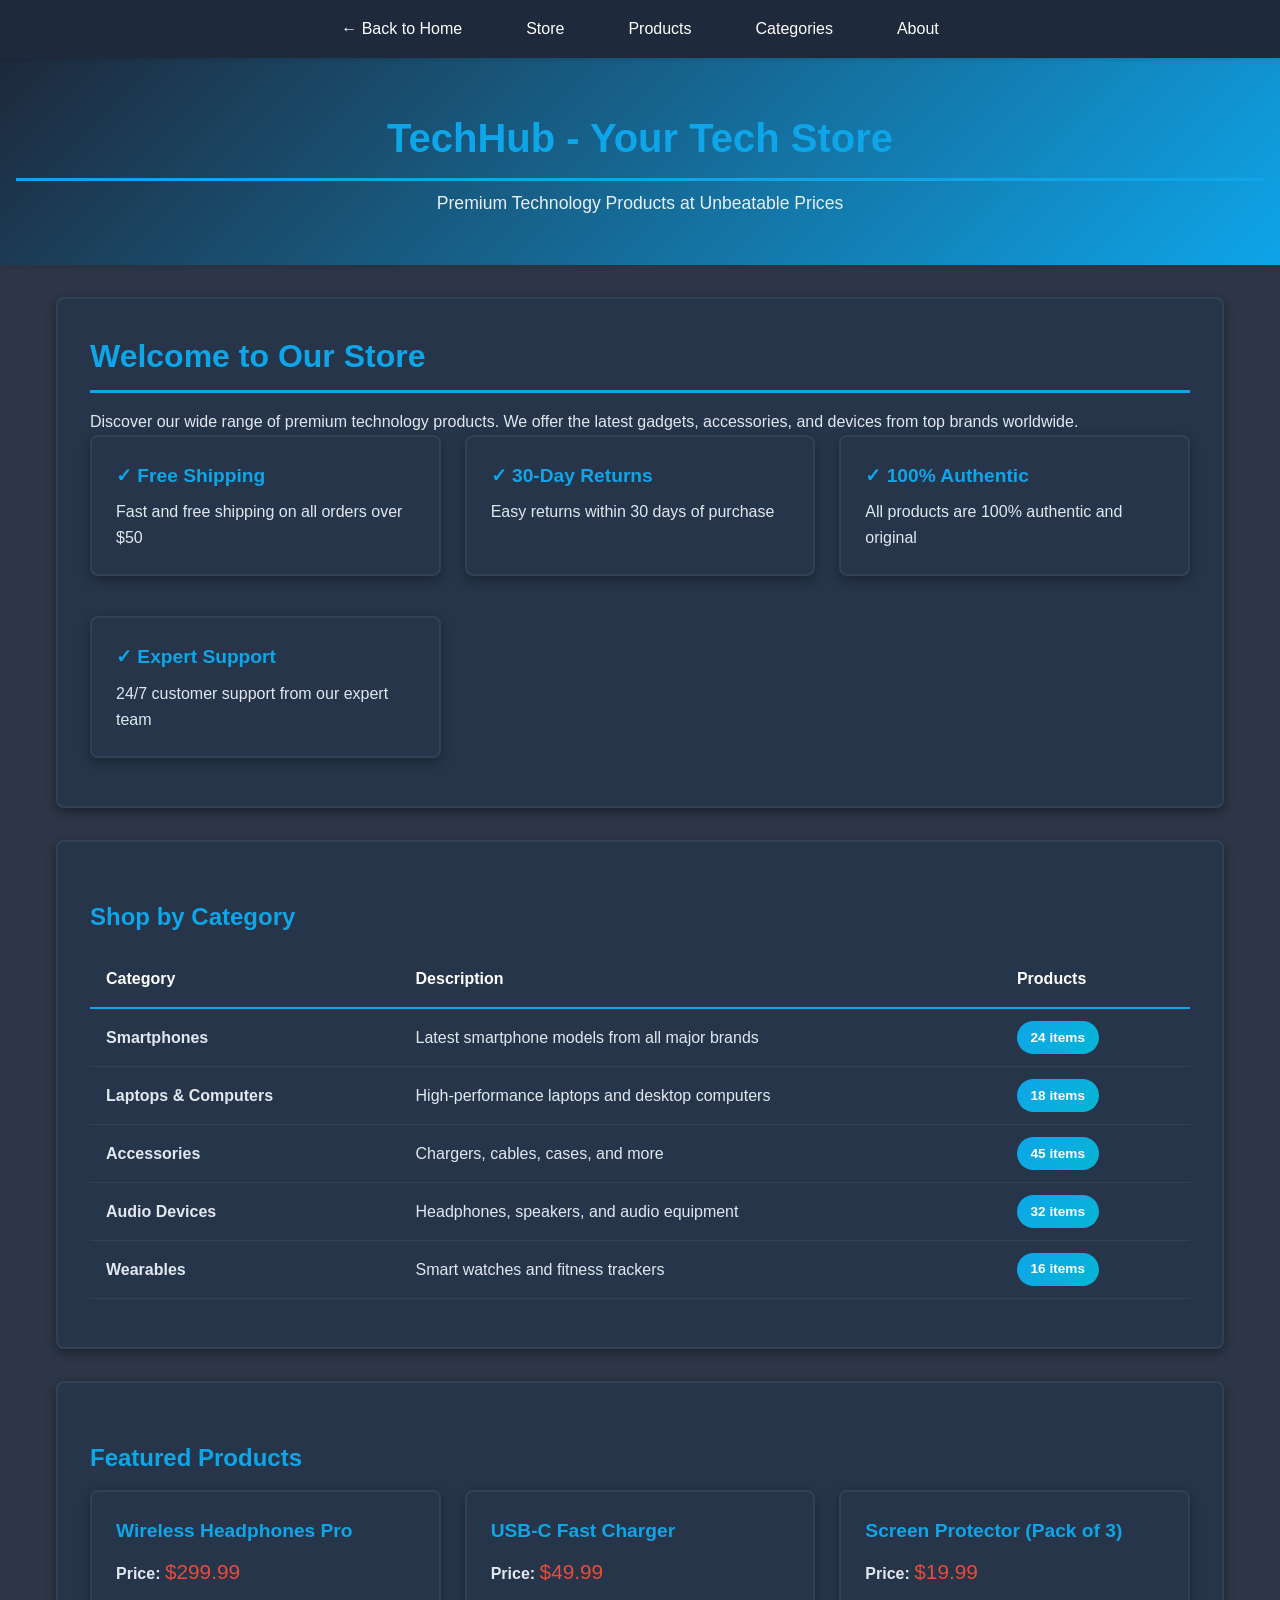
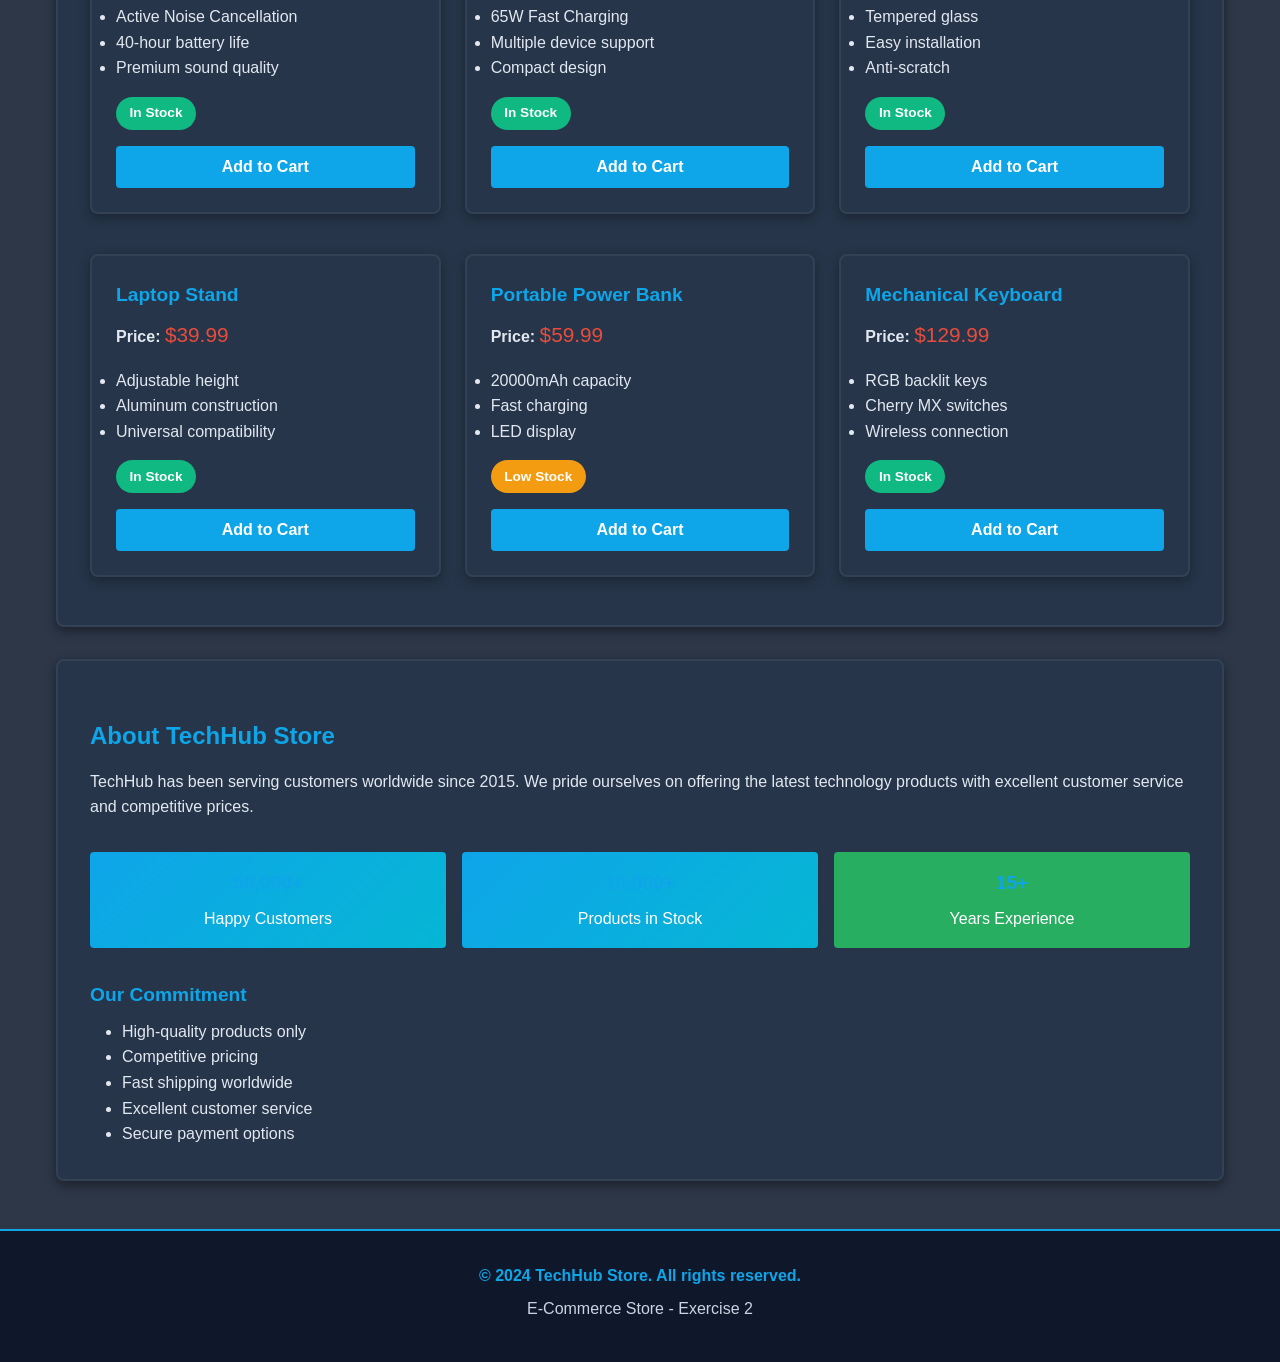
<file: exercises/exercise2/index.html>
<!DOCTYPE html>
<html lang="en">
<head>
    <meta charset="UTF-8">
    <meta name="viewport" content="width=device-width, initial-scale=1.0">
    <title>Exercise 2 - E-Commerce Store</title>
    <link rel="stylesheet" href="../../css/style.css">
</head>
<body>
    <nav>
        <ul>
            <li><a href="../../index.html">← Back to Home</a></li>
            <li><a href="index.html">Store</a></li>
            <li><a href="#products">Products</a></li>
            <li><a href="#categories">Categories</a></li>
            <li><a href="#about">About</a></li>
        </ul>
    </nav>

    <header>
        <h1>TechHub - Your Tech Store</h1>
        <p>Premium Technology Products at Unbeatable Prices</p>
    </header>

    <main>
        <!-- Store Features -->
        <section>
            <h1>Welcome to Our Store</h1>
            <p>Discover our wide range of premium technology products. We offer the latest gadgets, accessories, and devices from top brands worldwide.</p>
            
            <div class="grid">
                <div class="card">
                    <h3>✓ Free Shipping</h3>
                    <p>Fast and free shipping on all orders over $50</p>
                </div>
                <div class="card">
                    <h3>✓ 30-Day Returns</h3>
                    <p>Easy returns within 30 days of purchase</p>
                </div>
                <div class="card">
                    <h3>✓ 100% Authentic</h3>
                    <p>All products are 100% authentic and original</p>
                </div>
                <div class="card">
                    <h3>✓ Expert Support</h3>
                    <p>24/7 customer support from our expert team</p>
                </div>
            </div>
        </section>

        <!-- Categories Section -->
        <section id="categories">
            <h2>Shop by Category</h2>
            <table>
                <thead>
                    <tr>
                        <th>Category</th>
                        <th>Description</th>
                        <th>Products</th>
                    </tr>
                </thead>
                <tbody>
                    <tr>
                        <td><strong>Smartphones</strong></td>
                        <td>Latest smartphone models from all major brands</td>
                        <td><span class="badge badge-primary">24 items</span></td>
                    </tr>
                    <tr>
                        <td><strong>Laptops & Computers</strong></td>
                        <td>High-performance laptops and desktop computers</td>
                        <td><span class="badge badge-secondary">18 items</span></td>
                    </tr>
                    <tr>
                        <td><strong>Accessories</strong></td>
                        <td>Chargers, cables, cases, and more</td>
                        <td><span class="badge badge-primary">45 items</span></td>
                    </tr>
                    <tr>
                        <td><strong>Audio Devices</strong></td>
                        <td>Headphones, speakers, and audio equipment</td>
                        <td><span class="badge badge-secondary">32 items</span></td>
                    </tr>
                    <tr>
                        <td><strong>Wearables</strong></td>
                        <td>Smart watches and fitness trackers</td>
                        <td><span class="badge badge-primary">16 items</span></td>
                    </tr>
                </tbody>
            </table>
        </section>

        <!-- Featured Products -->
        <section id="products">
            <h2>Featured Products</h2>
            <div class="grid">
                <!-- Product 1 -->
                <article class="card">
                    <h3>Wireless Headphones Pro</h3>
                    <p><strong>Price:</strong> <span style="color: #E74C3C; font-size: 1.3rem;">$299.99</span></p>
                    <ul style="margin: 1rem 0;">
                        <li>Active Noise Cancellation</li>
                        <li>40-hour battery life</li>
                        <li>Premium sound quality</li>
                    </ul>
                    <p><span class="badge badge-success">In Stock</span></p>
                    <button style="width: 100%; margin-top: 1rem;">Add to Cart</button>
                </article>

                <!-- Product 2 -->
                <article class="card">
                    <h3>USB-C Fast Charger</h3>
                    <p><strong>Price:</strong> <span style="color: #E74C3C; font-size: 1.3rem;">$49.99</span></p>
                    <ul style="margin: 1rem 0;">
                        <li>65W Fast Charging</li>
                        <li>Multiple device support</li>
                        <li>Compact design</li>
                    </ul>
                    <p><span class="badge badge-success">In Stock</span></p>
                    <button style="width: 100%; margin-top: 1rem;">Add to Cart</button>
                </article>

                <!-- Product 3 -->
                <article class="card">
                    <h3>Screen Protector (Pack of 3)</h3>
                    <p><strong>Price:</strong> <span style="color: #E74C3C; font-size: 1.3rem;">$19.99</span></p>
                    <ul style="margin: 1rem 0;">
                        <li>Tempered glass</li>
                        <li>Easy installation</li>
                        <li>Anti-scratch</li>
                    </ul>
                    <p><span class="badge badge-success">In Stock</span></p>
                    <button style="width: 100%; margin-top: 1rem;">Add to Cart</button>
                </article>

                <!-- Product 4 -->
                <article class="card">
                    <h3>Laptop Stand</h3>
                    <p><strong>Price:</strong> <span style="color: #E74C3C; font-size: 1.3rem;">$39.99</span></p>
                    <ul style="margin: 1rem 0;">
                        <li>Adjustable height</li>
                        <li>Aluminum construction</li>
                        <li>Universal compatibility</li>
                    </ul>
                    <p><span class="badge badge-success">In Stock</span></p>
                    <button style="width: 100%; margin-top: 1rem;">Add to Cart</button>
                </article>

                <!-- Product 5 -->
                <article class="card">
                    <h3>Portable Power Bank</h3>
                    <p><strong>Price:</strong> <span style="color: #E74C3C; font-size: 1.3rem;">$59.99</span></p>
                    <ul style="margin: 1rem 0;">
                        <li>20000mAh capacity</li>
                        <li>Fast charging</li>
                        <li>LED display</li>
                    </ul>
                    <p><span class="badge " style="background-color: #F39C12; color: white;">Low Stock</span></p>
                    <button style="width: 100%; margin-top: 1rem;">Add to Cart</button>
                </article>

                <!-- Product 6 -->
                <article class="card">
                    <h3>Mechanical Keyboard</h3>
                    <p><strong>Price:</strong> <span style="color: #E74C3C; font-size: 1.3rem;">$129.99</span></p>
                    <ul style="margin: 1rem 0;">
                        <li>RGB backlit keys</li>
                        <li>Cherry MX switches</li>
                        <li>Wireless connection</li>
                    </ul>
                    <p><span class="badge badge-success">In Stock</span></p>
                    <button style="width: 100%; margin-top: 1rem;">Add to Cart</button>
                </article>
            </div>
        </section>

        <!-- About Section -->
        <section id="about">
            <h2>About TechHub Store</h2>
            <p>TechHub has been serving customers worldwide since 2015. We pride ourselves on offering the latest technology products with excellent customer service and competitive prices.</p>
            
            <div style="display: grid; grid-template-columns: repeat(auto-fit, minmax(200px, 1fr)); gap: 1rem; margin-top: 2rem;">
                <div class="bg-primary" style="text-align: center;">
                    <h3>50,000+</h3>
                    <p>Happy Customers</p>
                </div>
                <div class="bg-secondary" style="text-align: center;">
                    <h3>10,000+</h3>
                    <p>Products in Stock</p>
                </div>
                <div style="background-color: #27AE60; color: white; padding: 1rem; border-radius: 4px; text-align: center;">
                    <h3>15+</h3>
                    <p>Years Experience</p>
                </div>
            </div>

            <h3 style="margin-top: 2rem;">Our Commitment</h3>
            <ul style="margin-left: 2rem;">
                <li>High-quality products only</li>
                <li>Competitive pricing</li>
                <li>Fast shipping worldwide</li>
                <li>Excellent customer service</li>
                <li>Secure payment options</li>
            </ul>
        </section>
    </main>

    <footer>
        <p>&copy; 2024 TechHub Store. All rights reserved.</p>
        <p>E-Commerce Store - Exercise 2</p>
    </footer>
</body>
</html>
</file>
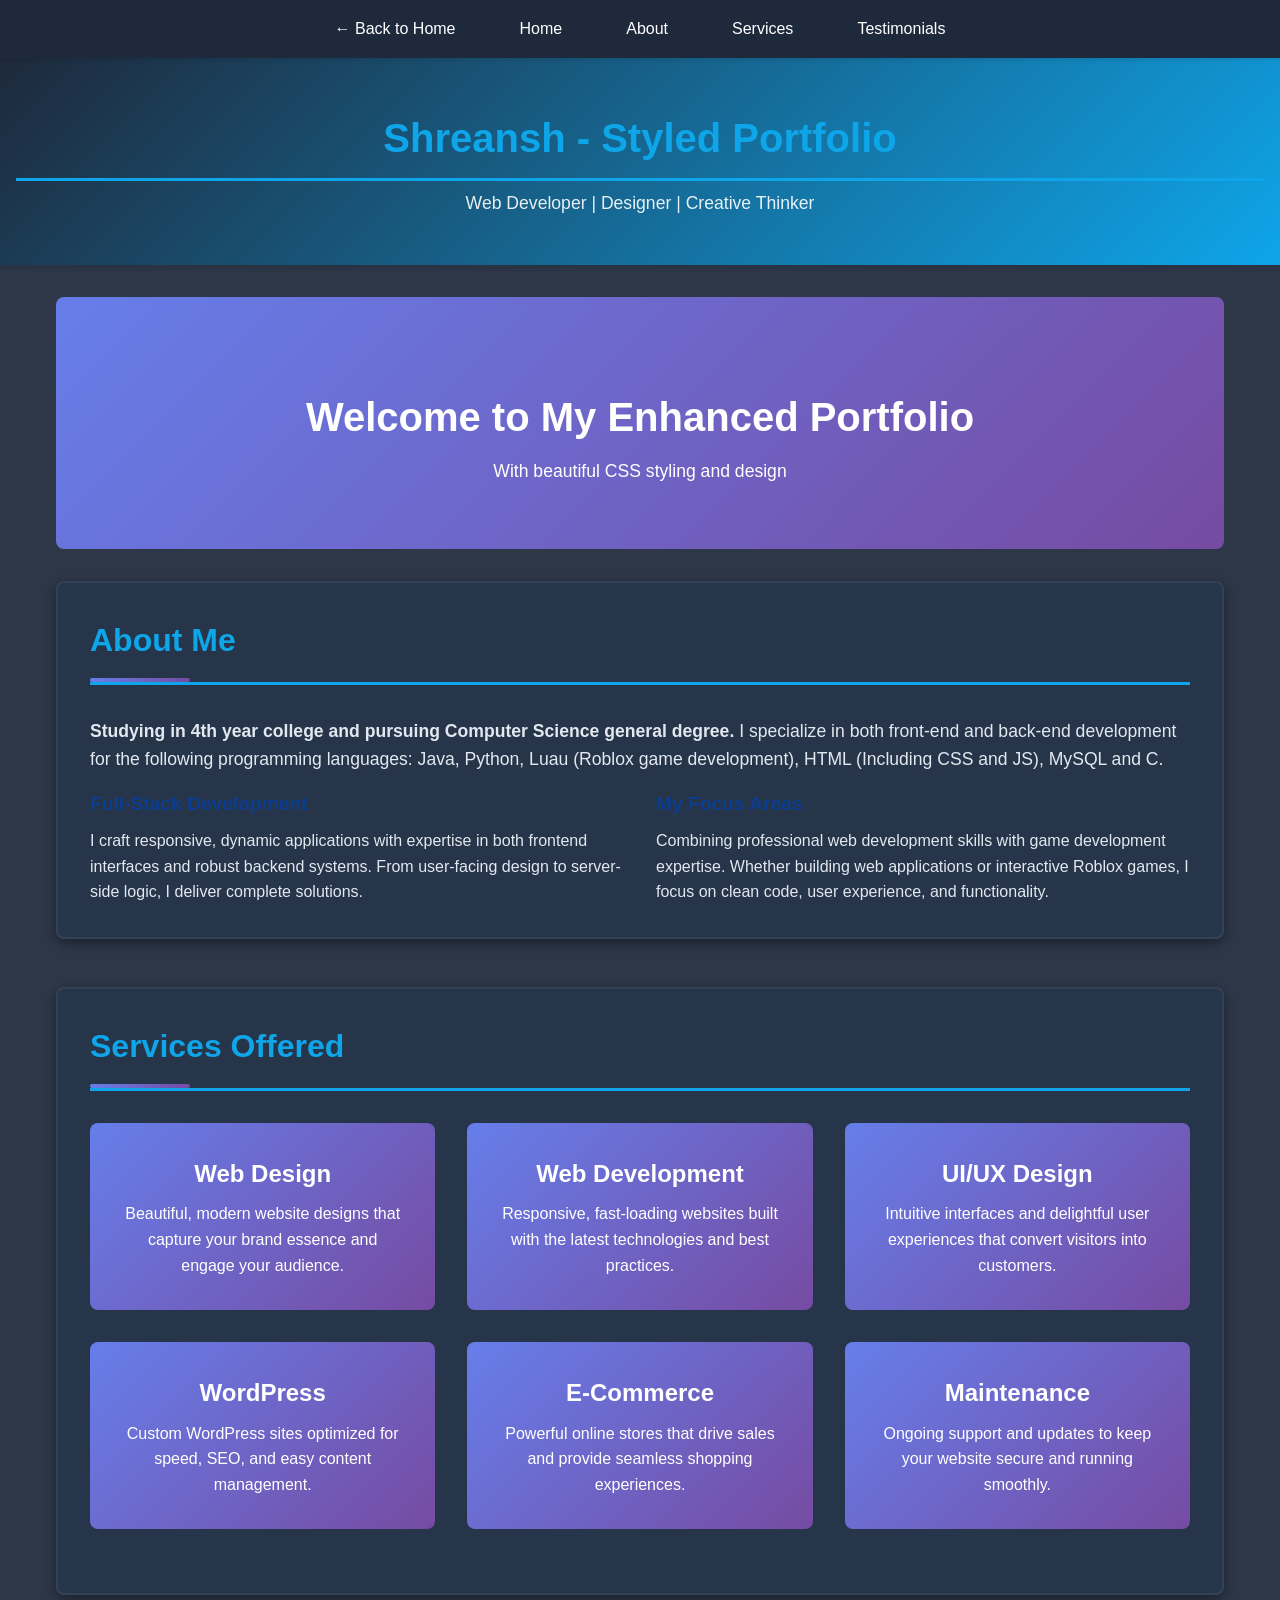
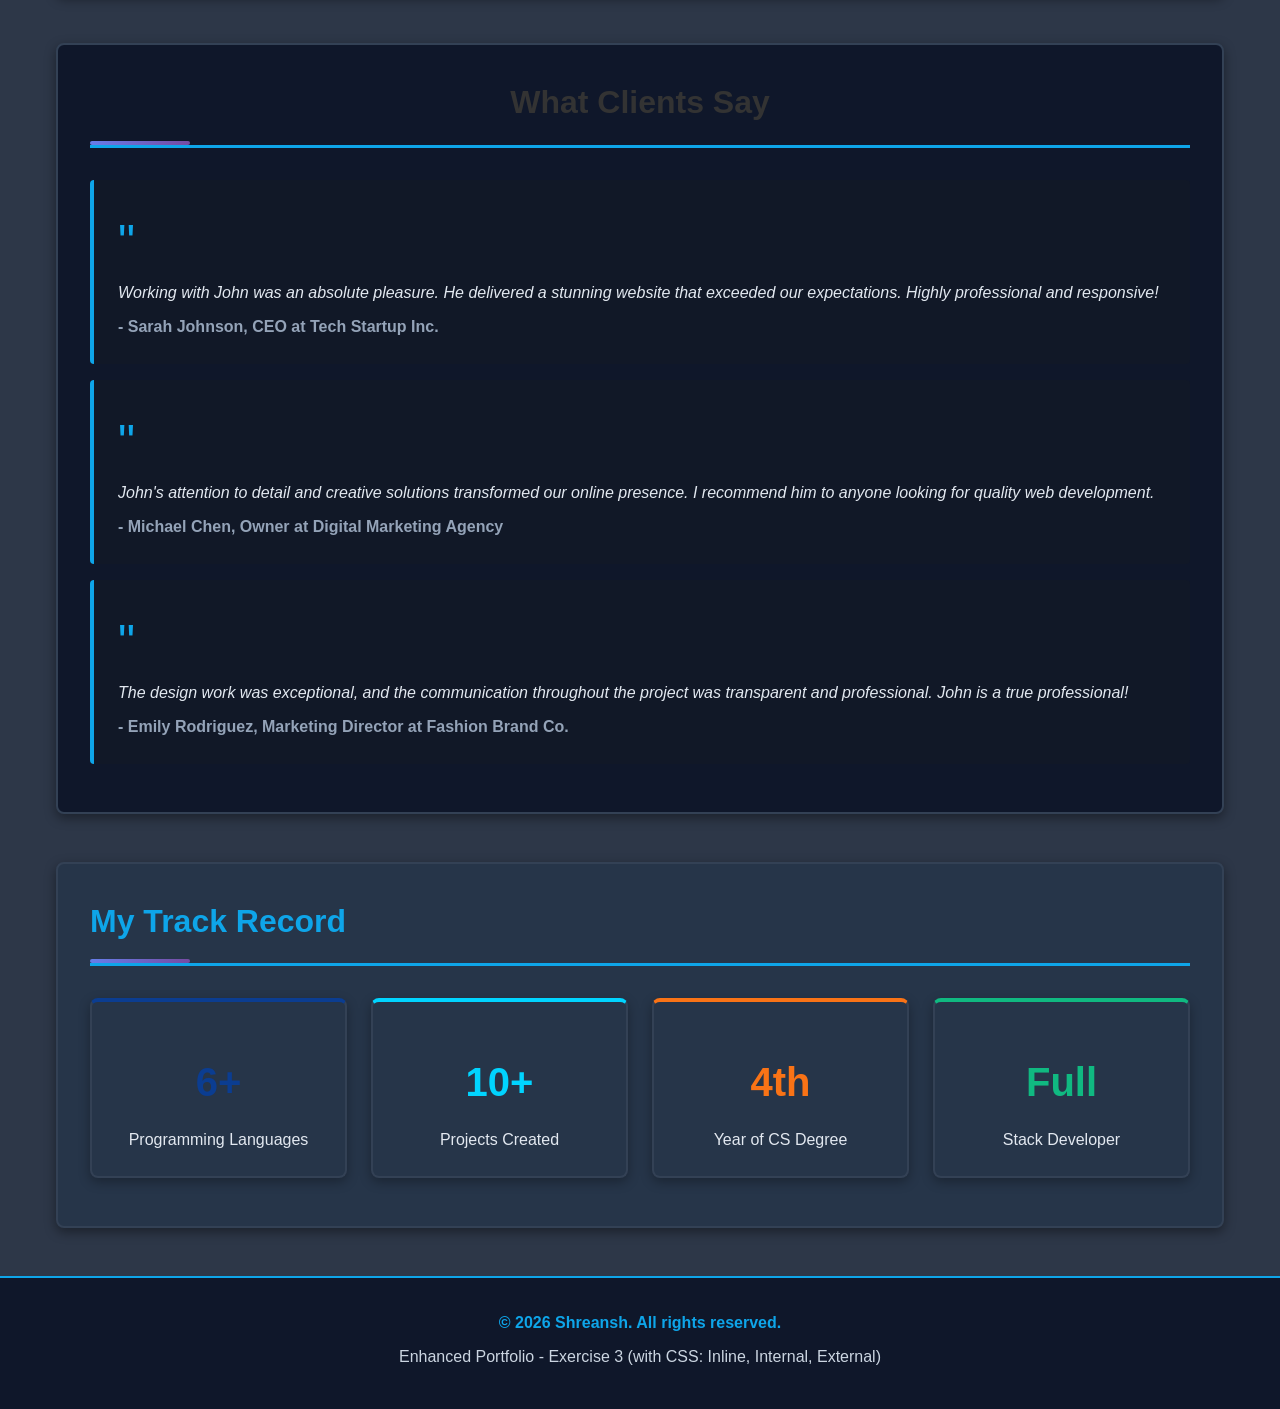
<file: exercises/exercise3/index.html>
<!-- Exercise 3: Enhanced Personal Website with CSS -->
<!DOCTYPE html>
<html lang="en">
<head>
    <meta charset="UTF-8">
    <meta name="viewport" content="width=device-width, initial-scale=1.0">
    <title>Exercise 3 - Enhanced Personal Website</title>
    <link rel="stylesheet" href="../../css/style.css">
    <link rel="stylesheet" href="style.css">
    <style>
        /* Internal CSS */
        .hero {
            background: linear-gradient(135deg, #667eea 0%, #764ba2 100%);
            color: white;
            padding: 4rem 2rem;
            text-align: center;
            border-radius: 8px;
            margin-bottom: 2rem;
        }

        .hero h2 {
            color: white;
            font-size: 2.5rem;
            margin-bottom: 0.5rem;
        }

        .services-grid {
            display: grid;
            grid-template-columns: repeat(auto-fit, minmax(280px, 1fr));
            gap: 2rem;
            margin-bottom: 2rem;
        }

        .service-box {
            background: linear-gradient(135deg, #667eea 0%, #764ba2 100%);
            color: white;
            padding: 2rem;
            border-radius: 8px;
            text-align: center;
            transition: transform 0.3s ease, box-shadow 0.3s ease;
        }

        .service-box:hover {
            transform: translateY(-5px);
            box-shadow: 0 8px 16px rgba(0,0,0,0.2);
        }

        .service-box h3 {
            color: white;
            font-size: 1.5rem;
        }

        .testimonials {
            background-color: #0F172A;
            padding: 2rem;
            border-radius: 8px;
            margin-top: 2rem;
            color: #E2E8F0;
        }

        .testimonial {
            background: #111827;
            padding: 1.5rem;
            margin-bottom: 1rem;
            border-left: 4px solid #0EA5E9;
            border-radius: 4px;
            font-style: italic;
            color: #E2E8F0;
        }

        .testimonial::before {
            content: '"';
            font-size: 3rem;
            color: #0EA5E9;
            font-style: normal;
        }

        .testimonial-author {
            margin-top: 0.5rem;
            font-style: normal;
            font-weight: 600;
            color: #94A3B8;
        }
    </style>
</head>
<body>
    <nav>
        <ul>
            <li><a href="../../index.html">← Back to Home</a></li>
            <li><a href="index.html">Home</a></li>
            <li><a href="#about">About</a></li>
            <li><a href="#services">Services</a></li>
            <li><a href="#testimonials">Testimonials</a></li>
        </ul>
    </nav>

    <header>
        <h1>Shreansh - Styled Portfolio</h1>
        <p>Web Developer | Designer | Creative Thinker</p>
    </header>

    <main>
        <!-- Hero Section -->
        <div class="hero">
            <h2>Welcome to My Enhanced Portfolio</h2>
            <p style="font-size: 1.1rem;">With beautiful CSS styling and design</p>
        </div>

        <!-- About Section -->
        <section id="about">
            <h1>About Me</h1>
            <p style="margin-bottom: 1rem; font-size: 1.1rem;"><strong>Studying in 4th year college and pursuing Computer Science general degree.</strong> I specialize in both front-end and back-end development for the following programming languages: Java, Python, Luau (Roblox game development), HTML (Including CSS and JS), MySQL and C.</p>
            <div style="display: grid; grid-template-columns: repeat(auto-fit, minmax(250px, 1fr)); gap: 2rem;">
                <div>
                    <h3 style="color: #0B3D91;">Full-Stack Development</h3>
                    <p>I craft responsive, dynamic applications with expertise in both frontend interfaces and robust backend systems. From user-facing design to server-side logic, I deliver complete solutions.</p>
                </div>
                <div>
                    <h3 style="color: #0B3D91;">My Focus Areas</h3>
                    <p>Combining professional web development skills with game development expertise. Whether building web applications or interactive Roblox games, I focus on clean code, user experience, and functionality.</p>
                </div>
            </div>
        </section>

        <!-- Services Section -->
        <section id="services">
            <h1>Services Offered</h1>
            <div class="services-grid">
                <div class="service-box">
                    <h3>Web Design</h3>
                    <p>Beautiful, modern website designs that capture your brand essence and engage your audience.</p>
                </div>
                <div class="service-box">
                    <h3>Web Development</h3>
                    <p>Responsive, fast-loading websites built with the latest technologies and best practices.</p>
                </div>
                <div class="service-box">
                    <h3>UI/UX Design</h3>
                    <p>Intuitive interfaces and delightful user experiences that convert visitors into customers.</p>
                </div>
                <div class="service-box">
                    <h3>WordPress</h3>
                    <p>Custom WordPress sites optimized for speed, SEO, and easy content management.</p>
                </div>
                <div class="service-box">
                    <h3>E-Commerce</h3>
                    <p>Powerful online stores that drive sales and provide seamless shopping experiences.</p>
                </div>
                <div class="service-box">
                    <h3>Maintenance</h3>
                    <p>Ongoing support and updates to keep your website secure and running smoothly.</p>
                </div>
            </div>
        </section>

        <!-- Testimonials Section -->
        <section id="testimonials" class="testimonials">
            <h1 style="color: #333; text-align: center; margin-bottom: 2rem;">What Clients Say</h1>
            
            <div class="testimonial">
                <p>Working with John was an absolute pleasure. He delivered a stunning website that exceeded our expectations. Highly professional and responsive!</p>
                <div class="testimonial-author">- Sarah Johnson, CEO at Tech Startup Inc.</div>
            </div>

            <div class="testimonial">
                <p>John's attention to detail and creative solutions transformed our online presence. I recommend him to anyone looking for quality web development.</p>
                <div class="testimonial-author">- Michael Chen, Owner at Digital Marketing Agency</div>
            </div>

            <div class="testimonial">
                <p>The design work was exceptional, and the communication throughout the project was transparent and professional. John is a true professional!</p>
                <div class="testimonial-author">- Emily Rodriguez, Marketing Director at Fashion Brand Co.</div>
            </div>
        </section>

        <!-- Portfolio Stats -->
        <section style="margin-top: 2rem;">
            <h1>My Track Record</h1>
            <div style="display: grid; grid-template-columns: repeat(auto-fit, minmax(150px, 1fr)); gap: 1.5rem; text-align: center;">
                <div class="card" style="border-top: 4px solid #0B3D91;">
                    <h2 style="color: #0B3D91; font-size: 2.5rem;">6+</h2>
                    <p>Programming Languages</p>
                </div>
                <div class="card" style="border-top: 4px solid #00D4FF;">
                    <h2 style="color: #00D4FF; font-size: 2.5rem;">10+</h2>
                    <p>Projects Created</p>
                </div>
                <div class="card" style="border-top: 4px solid #F97316;">
                    <h2 style="color: #F97316; font-size: 2.5rem;">4th</h2>
                    <p>Year of CS Degree</p>
                </div>
                <div class="card" style="border-top: 4px solid #10B981;">
                    <h2 style="color: #10B981; font-size: 2.5rem;">Full</h2>
                    <p>Stack Developer</p>
                </div>
            </div>
        </section>
    </main>

    <footer>
        <p>&copy; 2026 Shreansh. All rights reserved.</p>
        <p>Enhanced Portfolio - Exercise 3 (with CSS: Inline, Internal, External)</p>
    </footer>
</body>
</html>
</file>
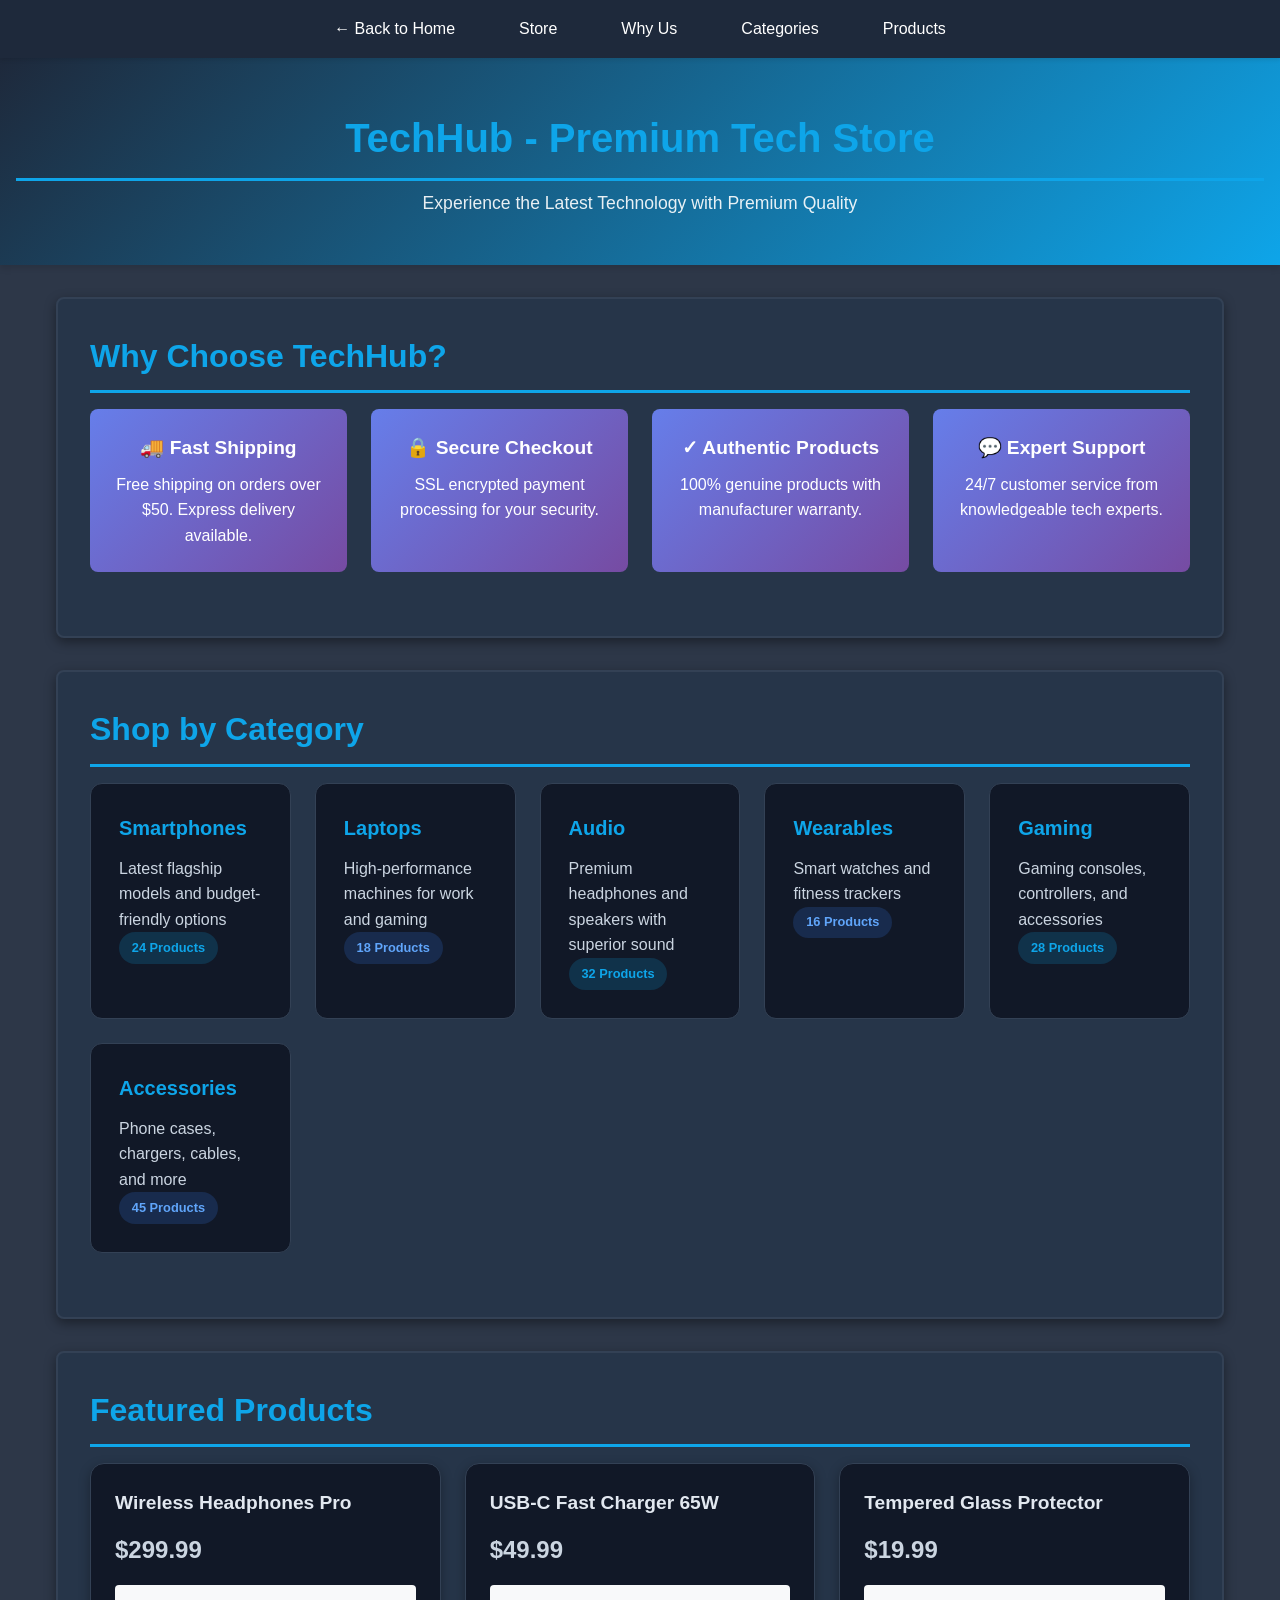
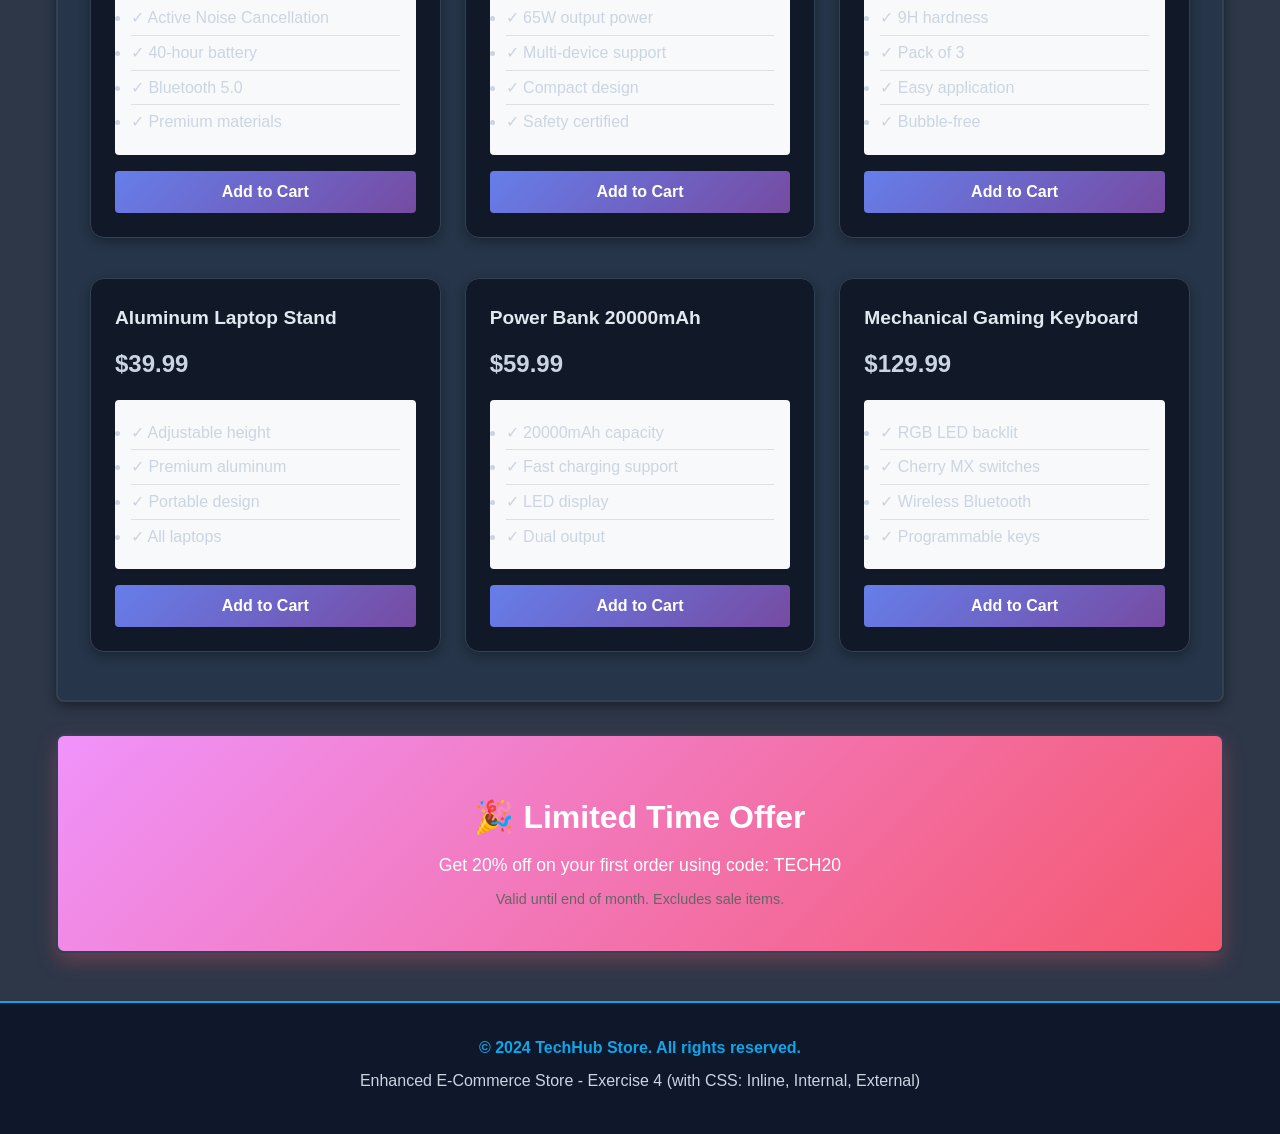
<file: exercises/exercise4/index.html>
<!-- Exercise 4: Enhanced E-Commerce Website with CSS -->
<!DOCTYPE html>
<html lang="en">
<head>
    <meta charset="UTF-8">
    <meta name="viewport" content="width=device-width, initial-scale=1.0">
    <title>Exercise 4 - Enhanced E-Commerce Store</title>
    <link rel="stylesheet" href="../../css/style.css">
    <link rel="stylesheet" href="style.css">
    <style>
        /* Internal CSS for gradient buttons and animations */
        .btn-primary {
            background: linear-gradient(135deg, #667eea 0%, #764ba2 100%);
            color: white;
            padding: 0.75rem 1.5rem;
            border: none;
            border-radius: 4px;
            cursor: pointer;
            font-weight: 600;
            transition: all 0.3s ease;
            width: 100%;
            font-size: 1rem;
        }

        .btn-primary:hover {
            transform: translateY(-2px);
            box-shadow: 0 6px 12px rgba(102, 126, 234, 0.4);
        }

        .product-card {
            transition: all 0.3s ease;
            border-radius: 14px;
            background: #111827;
            border: 1px solid #334155;
            color: #E2E8F0;
        }

        .product-card:hover {
            transform: translateY(-8px);
            box-shadow: 0 16px 32px rgba(14, 165, 233, 0.2);
        }

        .product-card h3 {
            color: #E2E8F0;
        }

        .product-card p {
            color: #CBD5E1;
        }

        .price-tag {
            font-size: 1.5rem;
            font-weight: 700;
            color: #0EA5E9;
            margin: 0.75rem 0;
        }

        .features-list {
            background-color: #f8f9fa;
            padding: 1rem;
            border-radius: 4px;
            margin: 1rem 0;
        }

        .features-list li {
            padding: 0.25rem 0;
            border-bottom: 1px solid #e0e0e0;
        }

        .features-list li:last-child {
            border-bottom: none;
        }
    </style>
</head>
<body>
    <nav>
        <ul>
            <li><a href="../../index.html">← Back to Home</a></li>
            <li><a href="index.html">Store</a></li>
            <li><a href="#highlights">Why Us</a></li>
            <li><a href="#categories">Categories</a></li>
            <li><a href="#products">Products</a></li>
        </ul>
    </nav>

    <header>
        <h1>TechHub - Premium Tech Store</h1>
        <p>Experience the Latest Technology with Premium Quality</p>
    </header>

    <main>
        <!-- Store Highlights -->
        <section id="highlights">
            <h1>Why Choose TechHub?</h1>
            <div class="highlights-grid">
                <div class="highlight-box">
                    <h3>🚚 Fast Shipping</h3>
                    <p>Free shipping on orders over $50. Express delivery available.</p>
                </div>
                <div class="highlight-box">
                    <h3>🔒 Secure Checkout</h3>
                    <p>SSL encrypted payment processing for your security.</p>
                </div>
                <div class="highlight-box">
                    <h3>✓ Authentic Products</h3>
                    <p>100% genuine products with manufacturer warranty.</p>
                </div>
                <div class="highlight-box">
                    <h3>💬 Expert Support</h3>
                    <p>24/7 customer service from knowledgeable tech experts.</p>
                </div>
            </div>
        </section>

        <!-- Categories Section -->
        <section id="categories">
            <h1>Shop by Category</h1>
            <div class="category-showcase">
                <article class="category-card">
                    <h3>Smartphones</h3>
                    <p>Latest flagship models and budget-friendly options</p>
                    <span class="badge badge-primary">24 Products</span>
                </article>

                <article class="category-card">
                    <h3>Laptops</h3>
                    <p>High-performance machines for work and gaming</p>
                    <span class="badge badge-secondary">18 Products</span>
                </article>

                <article class="category-card">
                    <h3>Audio</h3>
                    <p>Premium headphones and speakers with superior sound</p>
                    <span class="badge badge-primary">32 Products</span>
                </article>

                <article class="category-card">
                    <h3>Wearables</h3>
                    <p>Smart watches and fitness trackers</p>
                    <span class="badge badge-secondary">16 Products</span>
                </article>

                <article class="category-card">
                    <h3>Gaming</h3>
                    <p>Gaming consoles, controllers, and accessories</p>
                    <span class="badge badge-primary">28 Products</span>
                </article>

                <article class="category-card">
                    <h3>Accessories</h3>
                    <p>Phone cases, chargers, cables, and more</p>
                    <span class="badge badge-secondary">45 Products</span>
                </article>
            </div>
        </section>

        <!-- Featured Products -->
        <section id="products">
            <h1>Featured Products</h1>
            <div class="grid">
                <article class="card product-card">
                    <h3>Wireless Headphones Pro</h3>
                    <p class="price-tag">$299.99</p>
                    <div class="features-list">
                        <ul>
                            <li>✓ Active Noise Cancellation</li>
                            <li>✓ 40-hour battery</li>
                            <li>✓ Bluetooth 5.0</li>
                            <li>✓ Premium materials</li>
                        </ul>
                    </div>
                    <button class="btn-primary">Add to Cart</button>
                </article>

                <article class="card product-card">
                    <h3>USB-C Fast Charger 65W</h3>
                    <p class="price-tag">$49.99</p>
                    <div class="features-list">
                        <ul>
                            <li>✓ 65W output power</li>
                            <li>✓ Multi-device support</li>
                            <li>✓ Compact design</li>
                            <li>✓ Safety certified</li>
                        </ul>
                    </div>
                    <button class="btn-primary">Add to Cart</button>
                </article>

                <article class="card product-card">
                    <h3>Tempered Glass Protector</h3>
                    <p class="price-tag">$19.99</p>
                    <div class="features-list">
                        <ul>
                            <li>✓ 9H hardness</li>
                            <li>✓ Pack of 3</li>
                            <li>✓ Easy application</li>
                            <li>✓ Bubble-free</li>
                        </ul>
                    </div>
                    <button class="btn-primary">Add to Cart</button>
                </article>

                <article class="card product-card">
                    <h3>Aluminum Laptop Stand</h3>
                    <p class="price-tag">$39.99</p>
                    <div class="features-list">
                        <ul>
                            <li>✓ Adjustable height</li>
                            <li>✓ Premium aluminum</li>
                            <li>✓ Portable design</li>
                            <li>✓ All laptops</li>
                        </ul>
                    </div>
                    <button class="btn-primary">Add to Cart</button>
                </article>

                <article class="card product-card">
                    <h3>Power Bank 20000mAh</h3>
                    <p class="price-tag">$59.99</p>
                    <div class="features-list">
                        <ul>
                            <li>✓ 20000mAh capacity</li>
                            <li>✓ Fast charging support</li>
                            <li>✓ LED display</li>
                            <li>✓ Dual output</li>
                        </ul>
                    </div>
                    <button class="btn-primary">Add to Cart</button>
                </article>

                <article class="card product-card">
                    <h3>Mechanical Gaming Keyboard</h3>
                    <p class="price-tag">$129.99</p>
                    <div class="features-list">
                        <ul>
                            <li>✓ RGB LED backlit</li>
                            <li>✓ Cherry MX switches</li>
                            <li>✓ Wireless Bluetooth</li>
                            <li>✓ Programmable keys</li>
                        </ul>
                    </div>
                    <button class="btn-primary">Add to Cart</button>
                </article>
            </div>
        </section>

        <!-- Special Offer -->
        <section class="special-offer">
            <h2>🎉 Limited Time Offer</h2>
            <p>Get 20% off on your first order using code: TECH20</p>
            <p style="color: #666; font-size: 0.9rem;">Valid until end of month. Excludes sale items.</p>
        </section>
    </main>

    <footer>
        <p>&copy; 2024 TechHub Store. All rights reserved.</p>
        <p>Enhanced E-Commerce Store - Exercise 4 (with CSS: Inline, Internal, External)</p>
    </footer>
</body>
</html>
</file>
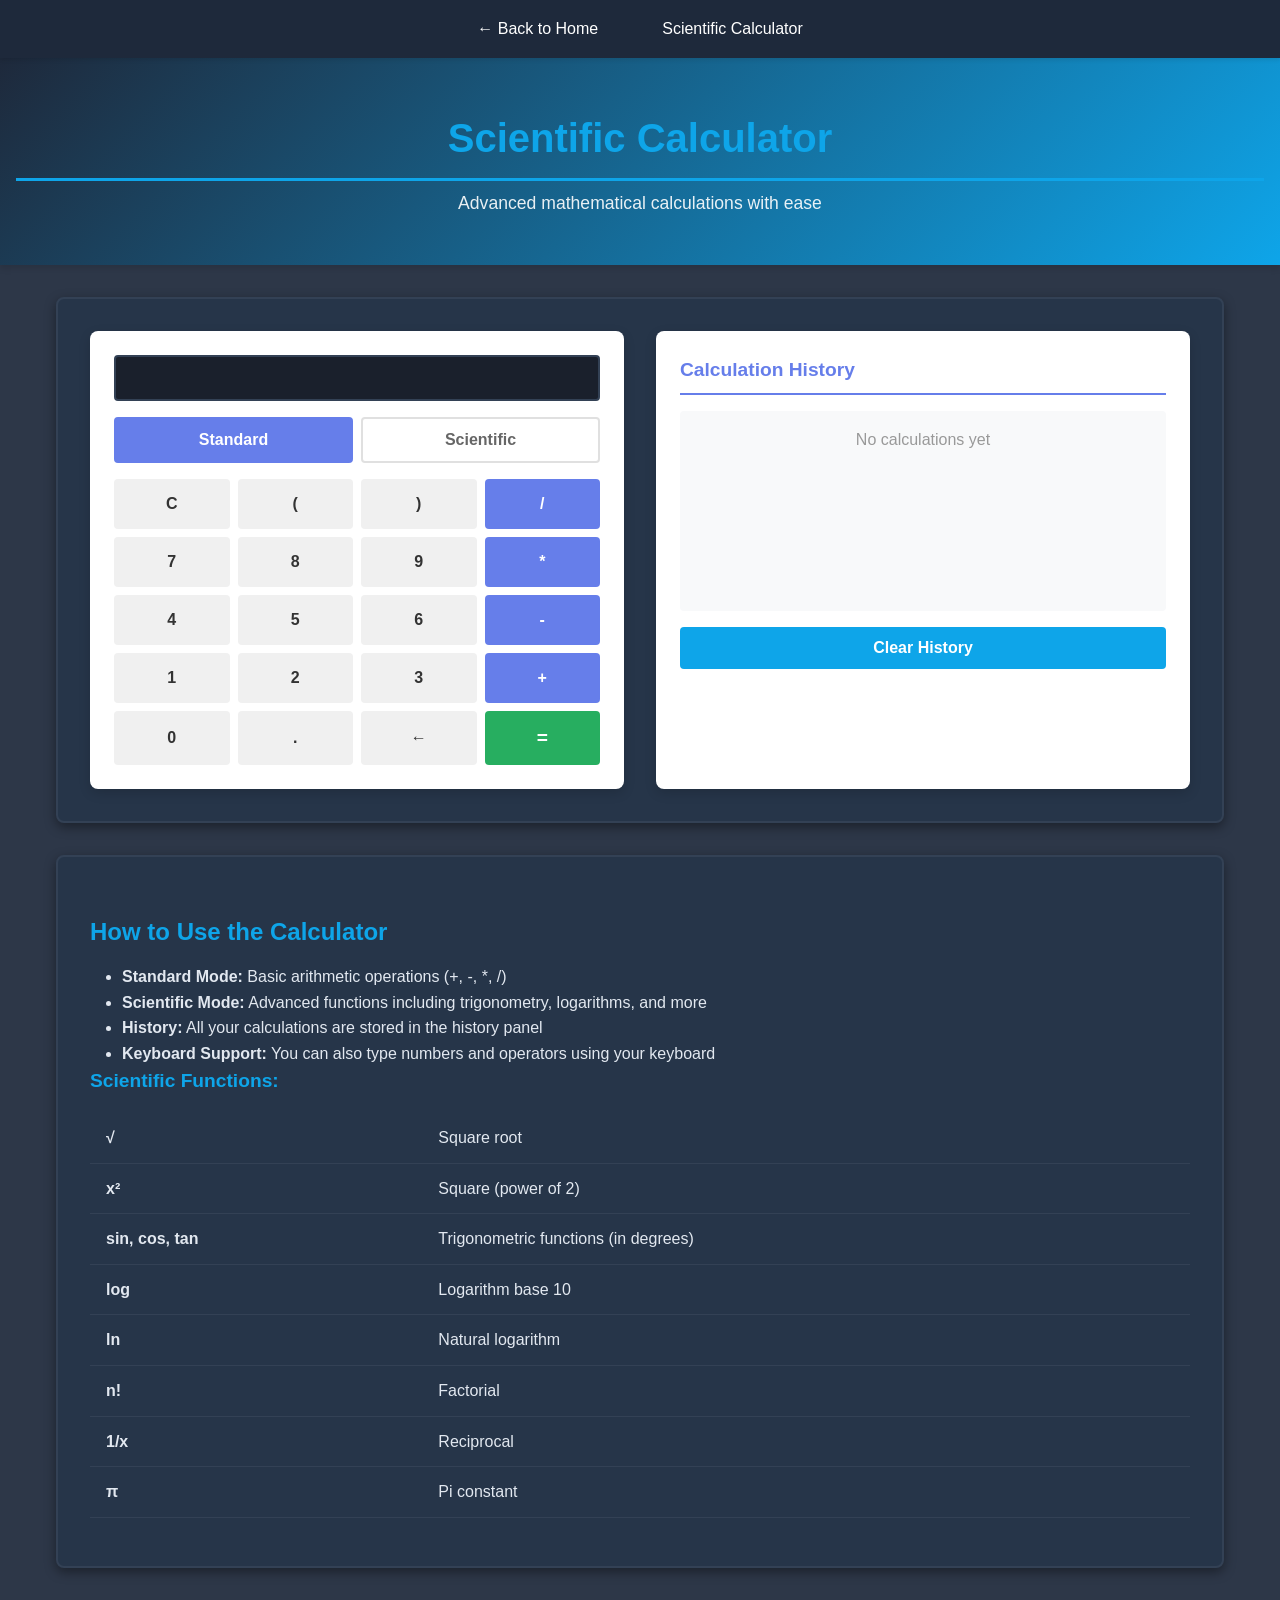
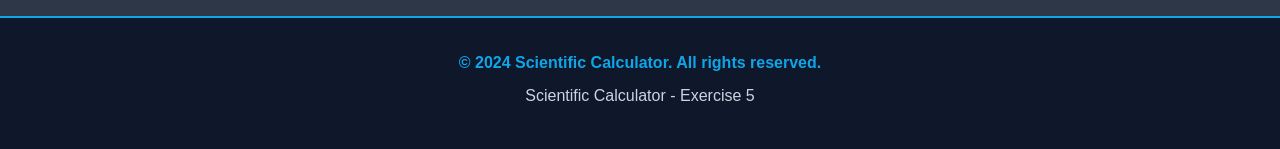
<file: exercises/exercise5/index.html>
<!-- Exercise 5: Scientific Calculator -->
<!DOCTYPE html>
<html lang="en">
<head>
    <meta charset="UTF-8">
    <meta name="viewport" content="width=device-width, initial-scale=1.0">
    <title>Exercise 5 - Scientific Calculator</title>
    <link rel="stylesheet" href="../../css/style.css">
    <link rel="stylesheet" href="style.css">
</head>
<body>
    <nav>
        <ul>
            <li><a href="../../index.html">← Back to Home</a></li>
            <li><a href="index.html">Scientific Calculator</a></li>
        </ul>
    </nav>

    <header>
        <h1>Scientific Calculator</h1>
        <p>Advanced mathematical calculations with ease</p>
    </header>

    <main>
        <section class="calculator-container">
            <div class="calculator">
                <div class="display">
                    <input type="text" id="display" class="display-input" readonly>
                </div>

                <div class="mode-selector">
                    <button id="standardMode" class="mode-btn active">Standard</button>
                    <button id="scientificMode" class="mode-btn">Scientific</button>
                </div>

                <!-- Standard Mode Buttons -->
                <div id="standardButtons" class="button-grid standard-grid">
                    <button class="btn" onclick="calculator.clear()">C</button>
                    <button class="btn" onclick="calculator.appendValue('(')">(</button>
                    <button class="btn" onclick="calculator.appendValue(')')">)</button>
                    <button class="btn operator" onclick="calculator.appendValue('/')">/</button>

                    <button class="btn" onclick="calculator.appendValue('7')">7</button>
                    <button class="btn" onclick="calculator.appendValue('8')">8</button>
                    <button class="btn" onclick="calculator.appendValue('9')">9</button>
                    <button class="btn operator" onclick="calculator.appendValue('*')">*</button>

                    <button class="btn" onclick="calculator.appendValue('4')">4</button>
                    <button class="btn" onclick="calculator.appendValue('5')">5</button>
                    <button class="btn" onclick="calculator.appendValue('6')">6</button>
                    <button class="btn operator" onclick="calculator.appendValue('-')">-</button>

                    <button class="btn" onclick="calculator.appendValue('1')">1</button>
                    <button class="btn" onclick="calculator.appendValue('2')">2</button>
                    <button class="btn" onclick="calculator.appendValue('3')">3</button>
                    <button class="btn operator" onclick="calculator.appendValue('+')">+</button>

                    <button class="btn" onclick="calculator.appendValue('0')">0</button>
                    <button class="btn" onclick="calculator.appendValue('.')">.</button>
                    <button class="btn" onclick="calculator.backspace()">←</button>
                    <button class="btn equals" onclick="calculator.calculate()">=</button>
                </div>

                <!-- Scientific Mode Buttons -->
                <div id="scientificButtons" class="button-grid scientific-grid" style="display: none;">
                    <button class="btn" onclick="calculator.clear()">C</button>
                    <button class="btn" onclick="calculator.appendValue('(')">(</button>
                    <button class="btn" onclick="calculator.appendValue(')')">)</button>
                    <button class="btn operator" onclick="calculator.appendValue('/')">/</button>
                    <button class="btn scientific" onclick="calculator.sqrt()">√</button>
                    <button class="btn scientific" onclick="calculator.power()">x²</button>

                    <button class="btn" onclick="calculator.appendValue('7')">7</button>
                    <button class="btn" onclick="calculator.appendValue('8')">8</button>
                    <button class="btn" onclick="calculator.appendValue('9')">9</button>
                    <button class="btn operator" onclick="calculator.appendValue('*')">*</button>
                    <button class="btn scientific" onclick="calculator.sin()">sin</button>
                    <button class="btn scientific" onclick="calculator.cos()">cos</button>

                    <button class="btn" onclick="calculator.appendValue('4')">4</button>
                    <button class="btn" onclick="calculator.appendValue('5')">5</button>
                    <button class="btn" onclick="calculator.appendValue('6')">6</button>
                    <button class="btn operator" onclick="calculator.appendValue('-')">-</button>
                    <button class="btn scientific" onclick="calculator.tan()">tan</button>
                    <button class="btn scientific" onclick="calculator.log()">log</button>

                    <button class="btn" onclick="calculator.appendValue('1')">1</button>
                    <button class="btn" onclick="calculator.appendValue('2')">2</button>
                    <button class="btn" onclick="calculator.appendValue('3')">3</button>
                    <button class="btn operator" onclick="calculator.appendValue('+')">+</button>
                    <button class="btn scientific" onclick="calculator.ln()">ln</button>
                    <button class="btn scientific" onclick="calculator.factorial()">n!</button>

                    <button class="btn" onclick="calculator.appendValue('0')">0</button>
                    <button class="btn" onclick="calculator.appendValue('.')">.</button>
                    <button class="btn" onclick="calculator.appendValue('3.14159')">π</button>
                    <button class="btn scientific" onclick="calculator.reciprocal()">1/x</button>
                    <button class="btn scientific" onclick="calculator.percent()">%</button>
                    <button class="btn equals" onclick="calculator.calculate()">=</button>
                </div>
            </div>

            <div class="calculation-history">
                <h3>Calculation History</h3>
                <div id="history" class="history-list"></div>
                <button onclick="calculator.clearHistory()">Clear History</button>
            </div>
        </section>

        <section style="margin-top: 2rem;">
            <h2>How to Use the Calculator</h2>
            <ul style="margin-left: 2rem;">
                <li><strong>Standard Mode:</strong> Basic arithmetic operations (+, -, *, /)</li>
                <li><strong>Scientific Mode:</strong> Advanced functions including trigonometry, logarithms, and more</li>
                <li><strong>History:</strong> All your calculations are stored in the history panel</li>
                <li><strong>Keyboard Support:</strong> You can also type numbers and operators using your keyboard</li>
            </ul>

            <h3>Scientific Functions:</h3>
            <table style="margin-top: 1rem;">
                <tr>
                    <td><strong>√</strong></td>
                    <td>Square root</td>
                </tr>
                <tr>
                    <td><strong>x²</strong></td>
                    <td>Square (power of 2)</td>
                </tr>
                <tr>
                    <td><strong>sin, cos, tan</strong></td>
                    <td>Trigonometric functions (in degrees)</td>
                </tr>
                <tr>
                    <td><strong>log</strong></td>
                    <td>Logarithm base 10</td>
                </tr>
                <tr>
                    <td><strong>ln</strong></td>
                    <td>Natural logarithm</td>
                </tr>
                <tr>
                    <td><strong>n!</strong></td>
                    <td>Factorial</td>
                </tr>
                <tr>
                    <td><strong>1/x</strong></td>
                    <td>Reciprocal</td>
                </tr>
                <tr>
                    <td><strong>π</strong></td>
                    <td>Pi constant</td>
                </tr>
            </table>
        </section>
    </main>

    <footer>
        <p>&copy; 2024 Scientific Calculator. All rights reserved.</p>
        <p>Scientific Calculator - Exercise 5</p>
    </footer>

    <script src="calculator.js"></script>
</body>
</html>
</file>
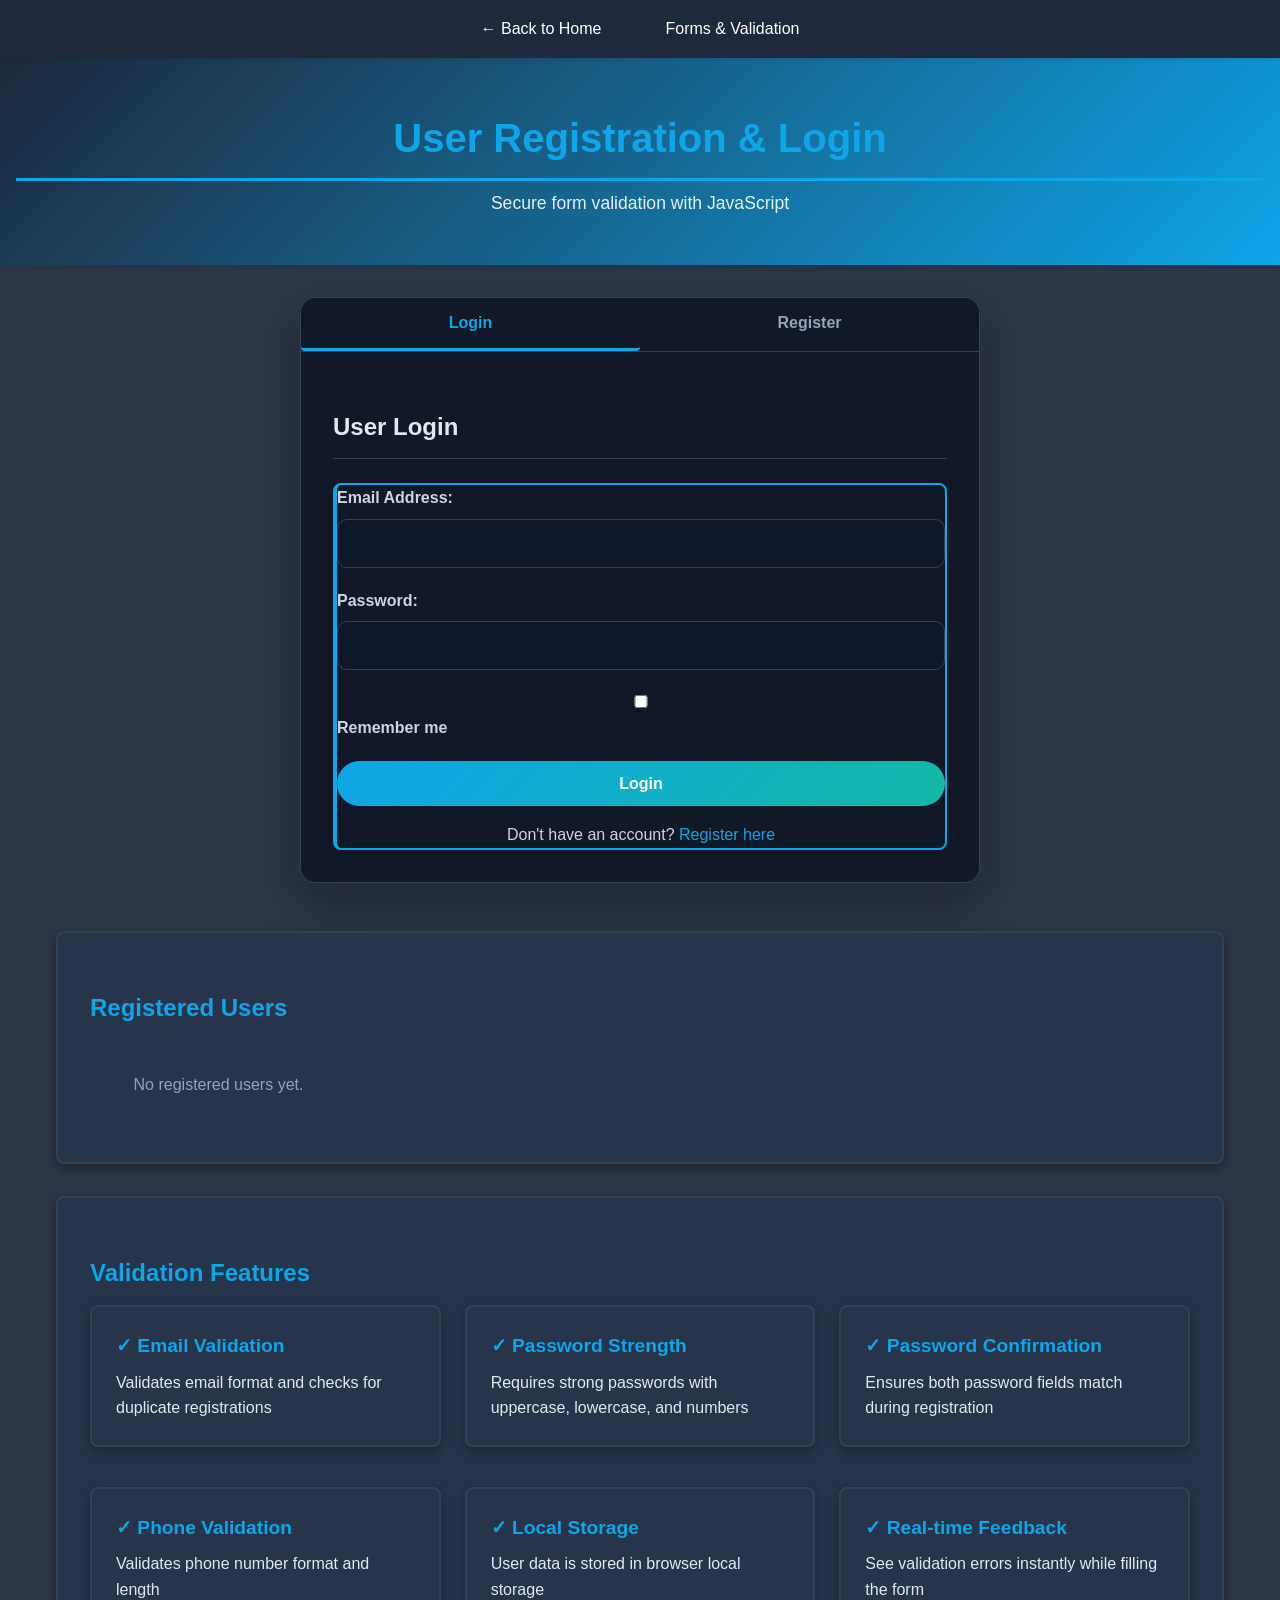
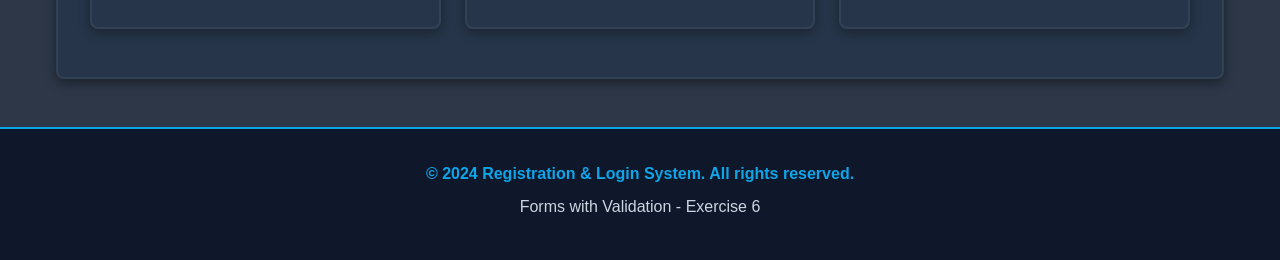
<file: exercises/exercise6/index.html>
<!-- Exercise 6: Registration & Login Forms with JavaScript Validation -->
<!DOCTYPE html>
<html lang="en">
<head>
    <meta charset="UTF-8">
    <meta name="viewport" content="width=device-width, initial-scale=1.0">
    <title>Exercise 6 - Registration & Login Forms</title>
    <link rel="stylesheet" href="../../css/style.css">
    <link rel="stylesheet" href="style.css">
</head>
<body>
    <nav>
        <ul>
            <li><a href="../../index.html">← Back to Home</a></li>
            <li><a href="index.html">Forms & Validation</a></li>
        </ul>
    </nav>

    <header>
        <h1>User Registration & Login</h1>
        <p>Secure form validation with JavaScript</p>
    </header>

    <main>
        <div class="form-container">
            <!-- Tab Navigation -->
            <div class="tabs">
                <button class="tab-btn active" onclick="switchTab('login')">Login</button>
                <button class="tab-btn" onclick="switchTab('register')">Register</button>
            </div>

            <!-- Login Form -->
            <div id="login" class="tab-content active">
                <h2>User Login</h2>
                <form id="loginForm" class="form-section" onsubmit="handleLoginSubmit(event)">
                    <div class="form-group">
                        <label for="loginEmail">Email Address:</label>
                        <input type="email" id="loginEmail" name="email" required>
                        <span class="error" id="loginEmailError"></span>
                    </div>

                    <div class="form-group">
                        <label for="loginPassword">Password:</label>
                        <input type="password" id="loginPassword" name="password" required>
                        <span class="error" id="loginPasswordError"></span>
                    </div>

                    <div class="form-group">
                        <label>
                            <input type="checkbox" id="rememberMe" name="remember">
                            Remember me
                        </label>
                    </div>

                    <button type="submit" class="form-btn">Login</button>
                    <p style="text-align: center; margin-top: 1rem;">
                        Don't have an account? <a href="#" onclick="switchTab('register'); return false;">Register here</a>
                    </p>
                </form>

                <div id="loginMessage"></div>
            </div>

            <!-- Registration Form -->
            <div id="register" class="tab-content">
                <h2>Create Account</h2>
                <form id="registerForm" class="form-section" onsubmit="handleRegisterSubmit(event)">
                    <div class="form-group">
                        <label for="fullName">Full Name:</label>
                        <input type="text" id="fullName" name="fullName" required>
                        <span class="error" id="fullNameError"></span>
                    </div>

                    <div class="form-group">
                        <label for="regEmail">Email Address:</label>
                        <input type="email" id="regEmail" name="email" required>
                        <span class="error" id="regEmailError"></span>
                    </div>

                    <div class="form-group">
                        <label for="phone">Phone Number:</label>
                        <input type="tel" id="phone" name="phone" required>
                        <span class="error" id="phoneError"></span>
                    </div>

                    <div class="form-group">
                        <label for="regPassword">Password:</label>
                        <input type="password" id="regPassword" name="password" required>
                        <span class="error" id="regPasswordError"></span>
                        <small style="display: block; margin-top: 0.5rem;">
                            Password must be at least 8 characters with uppercase, lowercase, and numbers
                        </small>
                    </div>

                    <div class="form-group">
                        <label for="confirmPassword">Confirm Password:</label>
                        <input type="password" id="confirmPassword" name="confirm" required>
                        <span class="error" id="confirmPasswordError"></span>
                    </div>

                    <div class="form-group">
                        <label for="address">Address:</label>
                        <textarea id="address" name="address" rows="3"></textarea>
                        <span class="error" id="addressError"></span>
                    </div>

                    <div class="form-group">
                        <label for="country">Country:</label>
                        <select id="country" name="country" required>
                            <option value="">-- Select Country --</option>
                            <option value="USA">United States</option>
                            <option value="UK">United Kingdom</option>
                            <option value="Canada">Canada</option>
                            <option value="Australia">Australia</option>
                            <option value="India">India</option>
                            <option value="Other">Other</option>
                        </select>
                        <span class="error" id="countryError"></span>
                    </div>

                    <div class="form-group">
                        <label>
                            <input type="checkbox" id="terms" name="terms" required>
                            I agree to the Terms and Conditions
                        </label>
                        <span class="error" id="termsError"></span>
                    </div>

                    <button type="submit" class="form-btn">Create Account</button>
                    <p style="text-align: center; margin-top: 1rem;">
                        Already have an account? <a href="#" onclick="switchTab('login'); return false;">Login here</a>
                    </p>
                </form>

                <div id="registerMessage"></div>
            </div>
        </div>

        <!-- User List Section -->
        <section style="margin-top: 3rem;">
            <h2>Registered Users</h2>
            <div id="usersList" class="users-list"></div>
        </section>

        <!-- Information Section -->
        <section style="margin-top: 2rem;">
            <h2>Validation Features</h2>
            <div class="grid">
                <div class="card">
                    <h3>✓ Email Validation</h3>
                    <p>Validates email format and checks for duplicate registrations</p>
                </div>
                <div class="card">
                    <h3>✓ Password Strength</h3>
                    <p>Requires strong passwords with uppercase, lowercase, and numbers</p>
                </div>
                <div class="card">
                    <h3>✓ Password Confirmation</h3>
                    <p>Ensures both password fields match during registration</p>
                </div>
                <div class="card">
                    <h3>✓ Phone Validation</h3>
                    <p>Validates phone number format and length</p>
                </div>
                <div class="card">
                    <h3>✓ Local Storage</h3>
                    <p>User data is stored in browser local storage</p>
                </div>
                <div class="card">
                    <h3>✓ Real-time Feedback</h3>
                    <p>See validation errors instantly while filling the form</p>
                </div>
            </div>
        </section>
    </main>

    <footer>
        <p>&copy; 2024 Registration & Login System. All rights reserved.</p>
        <p>Forms with Validation - Exercise 6</p>
    </footer>

    <script src="forms.js"></script>
</body>
</html>
</file>
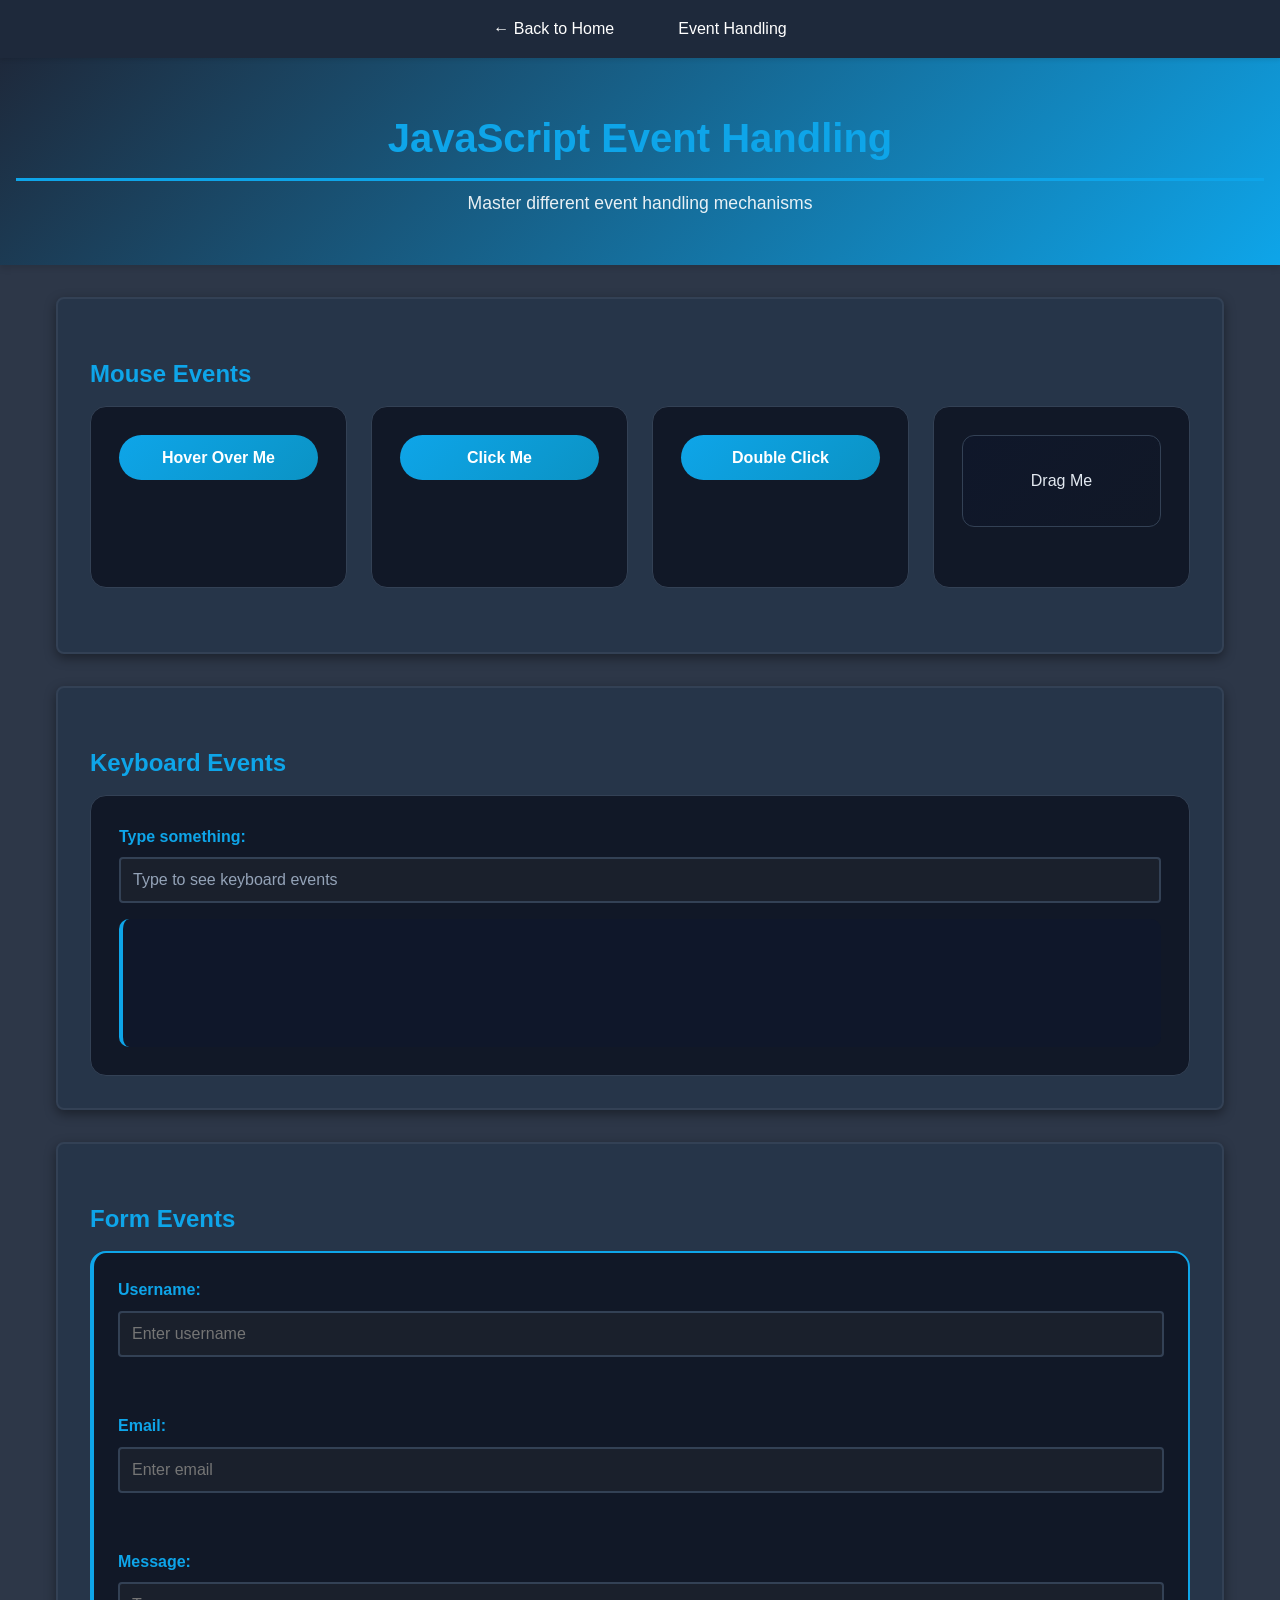
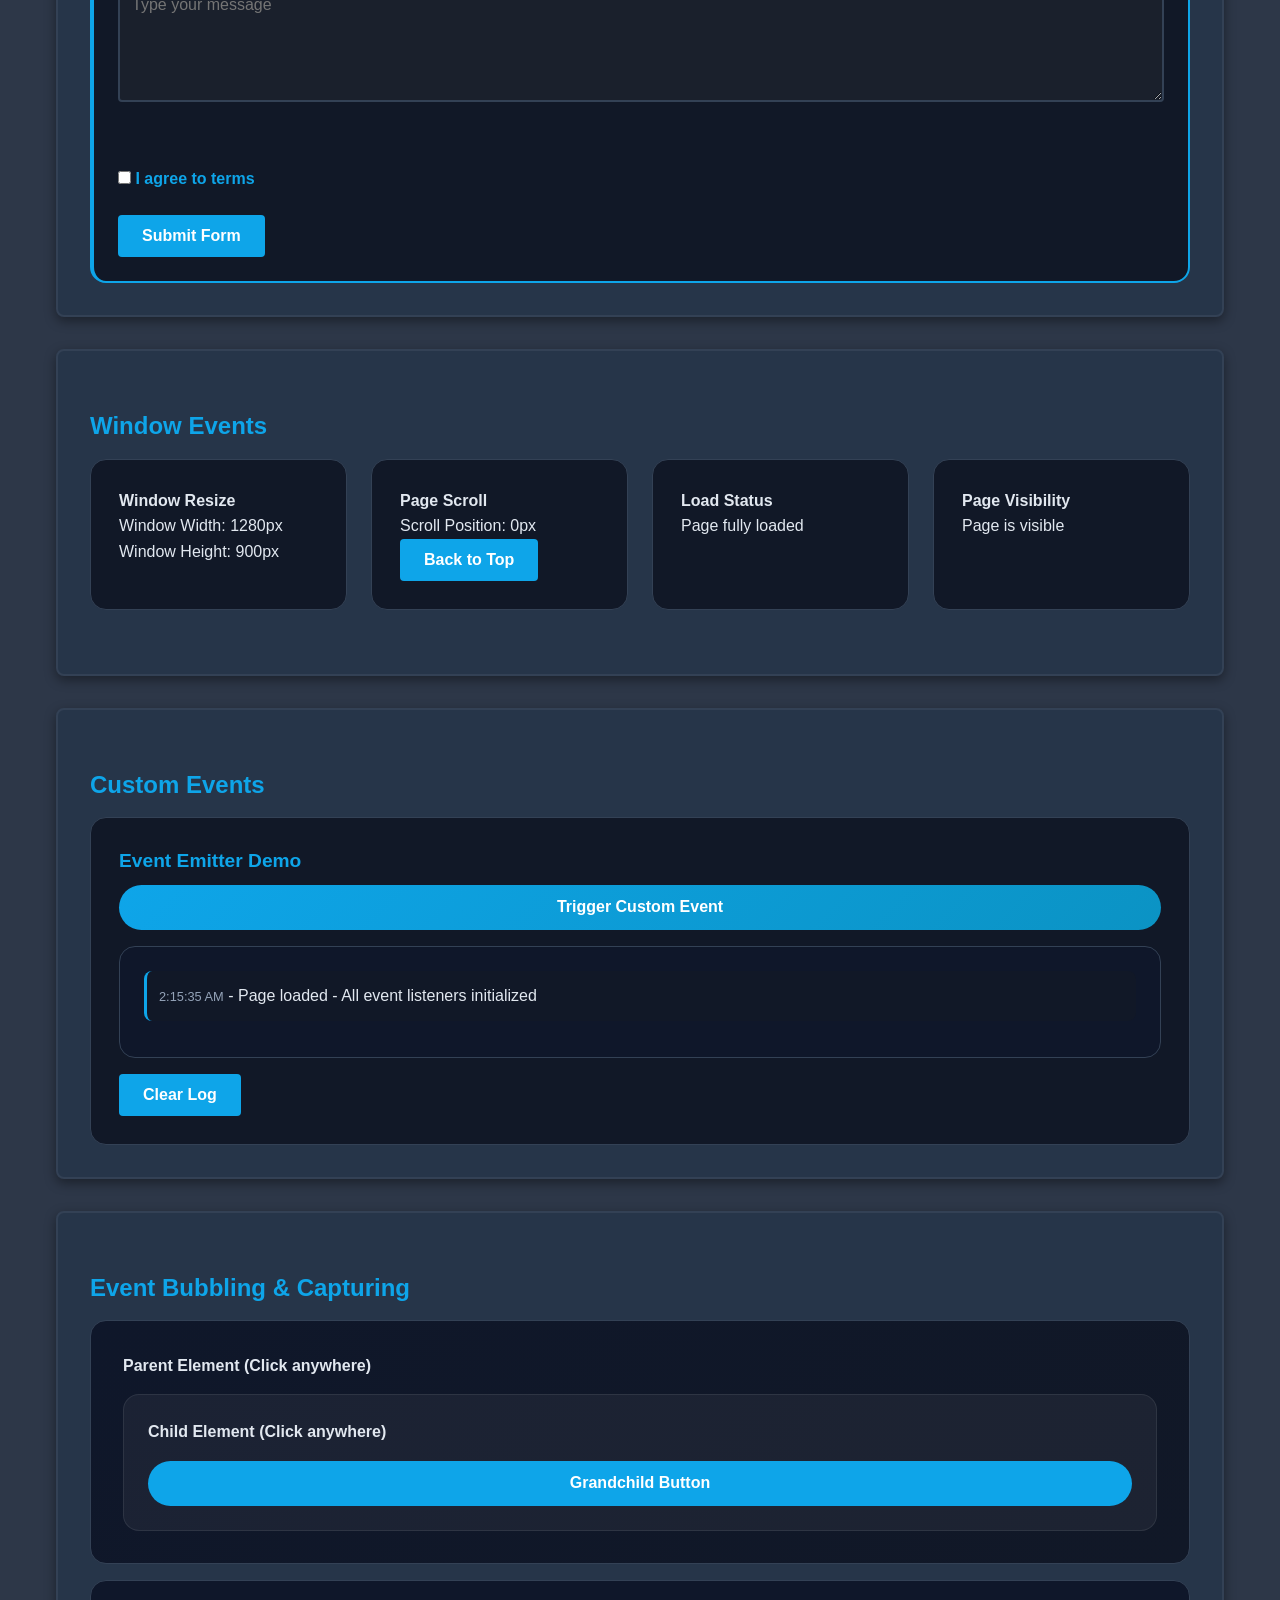
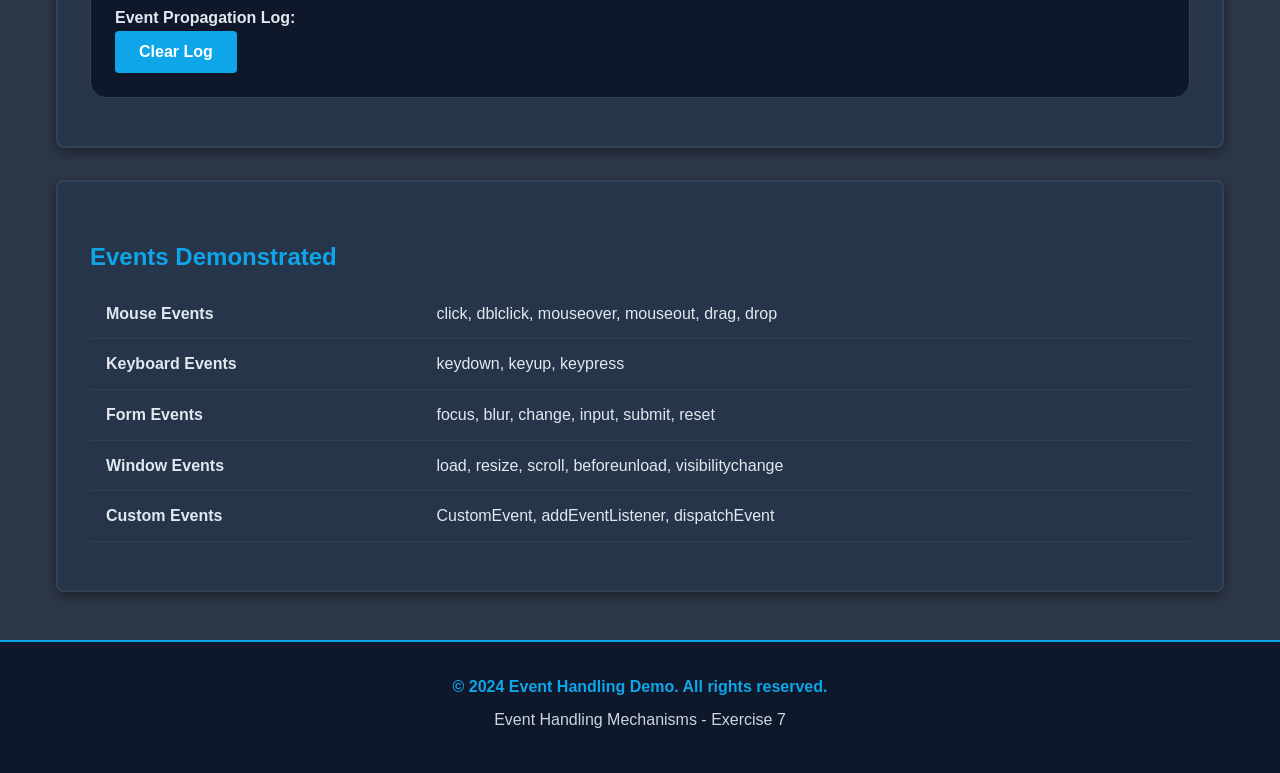
<file: exercises/exercise7/index.html>
<!-- Exercise 7: Event Handling Mechanisms -->
<!DOCTYPE html>
<html lang="en">
<head>
    <meta charset="UTF-8">
    <meta name="viewport" content="width=device-width, initial-scale=1.0">
    <title>Exercise 7 - Event Handling Mechanisms</title>
    <link rel="stylesheet" href="../../css/style.css">
    <link rel="stylesheet" href="style.css">
</head>
<body>
    <nav>
        <ul>
            <li><a href="../../index.html">← Back to Home</a></li>
            <li><a href="index.html">Event Handling</a></li>
        </ul>
    </nav>

    <header>
        <h1>JavaScript Event Handling</h1>
        <p>Master different event handling mechanisms</p>
    </header>

    <main>
        <!-- Mouse Events Section -->
        <section>
            <h2>Mouse Events</h2>
            <div class="event-grid">
                <div class="event-box">
                    <button id="hoverBtn" class="event-btn">Hover Over Me</button>
                    <p id="hoverMsg"></p>
                </div>

                <div class="event-box">
                    <button id="clickBtn" class="event-btn">Click Me</button>
                    <p id="clickMsg"></p>
                </div>

                <div class="event-box">
                    <button id="dblClickBtn" class="event-btn">Double Click</button>
                    <p id="dblClickMsg"></p>
                </div>

                <div class="event-box">
                    <div id="draggableBox" class="draggable">Drag Me</div>
                    <p id="dragMsg"></p>
                </div>
            </div>
        </section>

        <!-- Keyboard Events Section -->
        <section>
            <h2>Keyboard Events</h2>
            <div class="event-box">
                <label for="keyInput">Type something:</label>
                <input type="text" id="keyInput" placeholder="Type to see keyboard events" class="input-event">
                <div id="keyboardDisplay" class="display-box">
                    <p id="keyDownMsg"></p>
                    <p id="keyUpMsg"></p>
                    <p id="keyPressMsg"></p>
                </div>
            </div>
        </section>

        <!-- Form Events Section -->
        <section>
            <h2>Form Events</h2>
            <form id="eventForm" class="form-events">
                <div class="form-group">
                    <label for="username">Username:</label>
                    <input type="text" id="username" placeholder="Enter username">
                    <p id="focusMsg"></p>
                </div>

                <div class="form-group">
                    <label for="email">Email:</label>
                    <input type="email" id="email" placeholder="Enter email">
                    <p id="changeMsg"></p>
                </div>

                <div class="form-group">
                    <label for="subject">Message:</label>
                    <textarea id="subject" placeholder="Type your message"></textarea>
                    <p id="inputMsg"></p>
                </div>

                <div class="form-group">
                    <label for="terms">
                        <input type="checkbox" id="terms">
                        I agree to terms
                    </label>
                </div>

                <button type="submit" id="submitBtn">Submit Form</button>
            </form>
        </section>

        <!-- Window Events Section -->
        <section>
            <h2>Window Events</h2>
            <div class="event-grid">
                <div class="event-box">
                    <h4>Window Resize</h4>
                    <p>Window Width: <span id="windowWidth">0</span>px</p>
                    <p>Window Height: <span id="windowHeight">0</span>px</p>
                </div>

                <div class="event-box">
                    <h4>Page Scroll</h4>
                    <p>Scroll Position: <span id="scrollPos">0</span>px</p>
                    <button onclick="scrollToTop()">Back to Top</button>
                </div>

                <div class="event-box">
                    <h4>Load Status</h4>
                    <p id="loadStatus">Page fully loaded</p>
                </div>

                <div class="event-box">
                    <h4>Page Visibility</h4>
                    <p id="visibilityStatus">Page is visible</p>
                </div>
            </div>
        </section>

        <!-- Custom Events Section -->
        <section>
            <h2>Custom Events</h2>
            <div class="event-box">
                <h3>Event Emitter Demo</h3>
                <button id="emitterBtn" class="event-btn">Trigger Custom Event</button>
                <div id="eventLog" class="event-log"></div>
                <button onclick="clearEventLog()">Clear Log</button>
            </div>
        </section>

        <!-- Event Bubbling / Capturing -->
        <section>
            <h2>Event Bubbling &amp; Capturing</h2>
            <div id="parent" class="bubble-parent">
                <h4>Parent Element (Click anywhere)</h4>
                <div id="child" class="bubble-child">
                    <h4>Child Element (Click anywhere)</h4>
                    <button id="grandchild" class="bubble-grandchild">Grandchild Button</button>
                </div>
            </div>
            <div class="event-log">
                <h4>Event Propagation Log:</h4>
                <div id="propagationLog" class="log-content"></div>
                <button onclick="clearPropagationLog()">Clear Log</button>
            </div>
        </section>

        <!-- Information Section -->
        <section style="margin-top: 2rem;">
            <h2>Events Demonstrated</h2>
            <table style="width: 100%;">
                <tr>
                    <td><strong>Mouse Events</strong></td>
                    <td>click, dblclick, mouseover, mouseout, drag, drop</td>
                </tr>
                <tr>
                    <td><strong>Keyboard Events</strong></td>
                    <td>keydown, keyup, keypress</td>
                </tr>
                <tr>
                    <td><strong>Form Events</strong></td>
                    <td>focus, blur, change, input, submit, reset</td>
                </tr>
                <tr>
                    <td><strong>Window Events</strong></td>
                    <td>load, resize, scroll, beforeunload, visibilitychange</td>
                </tr>
                <tr>
                    <td><strong>Custom Events</strong></td>
                    <td>CustomEvent, addEventListener, dispatchEvent</td>
                </tr>
            </table>
        </section>
    </main>

    <footer>
        <p>&copy; 2024 Event Handling Demo. All rights reserved.</p>
        <p>Event Handling Mechanisms - Exercise 7</p>
    </footer>

    <script src="events.js"></script>
</body>
</html>
</file>
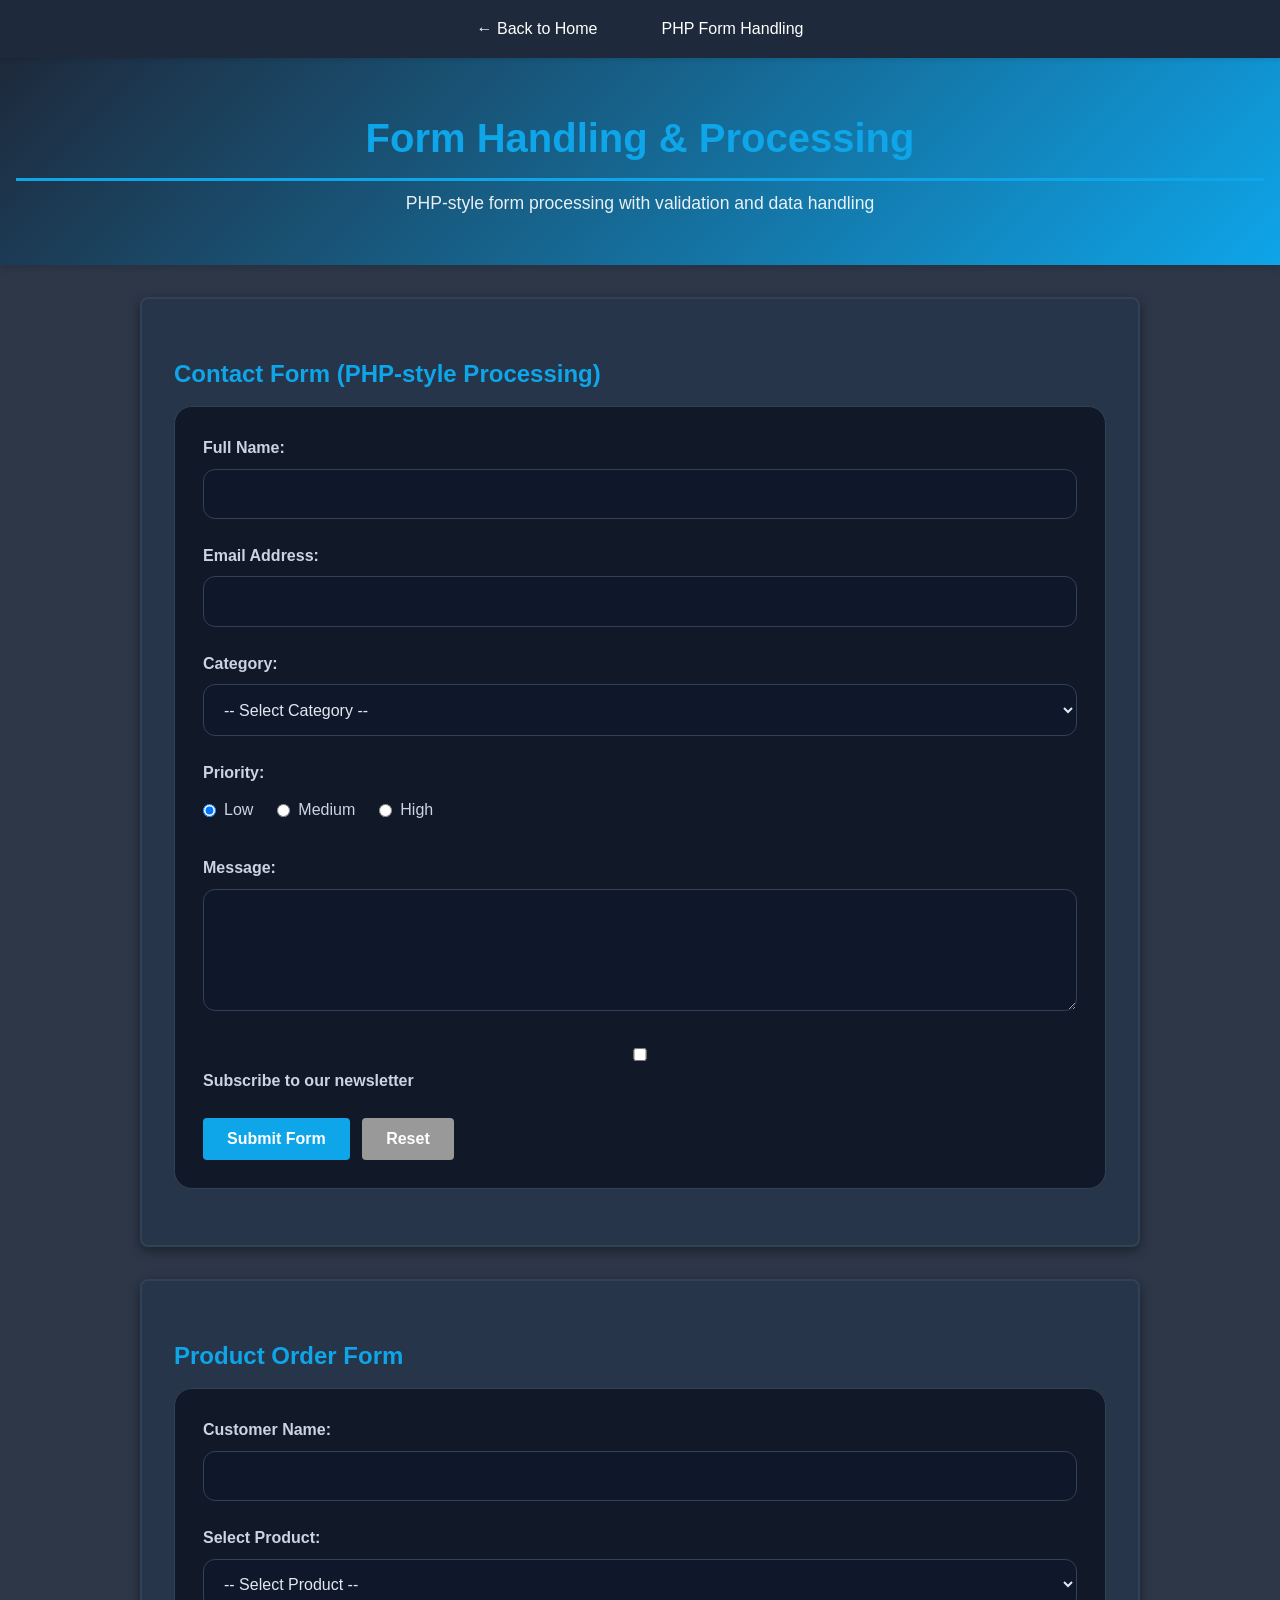
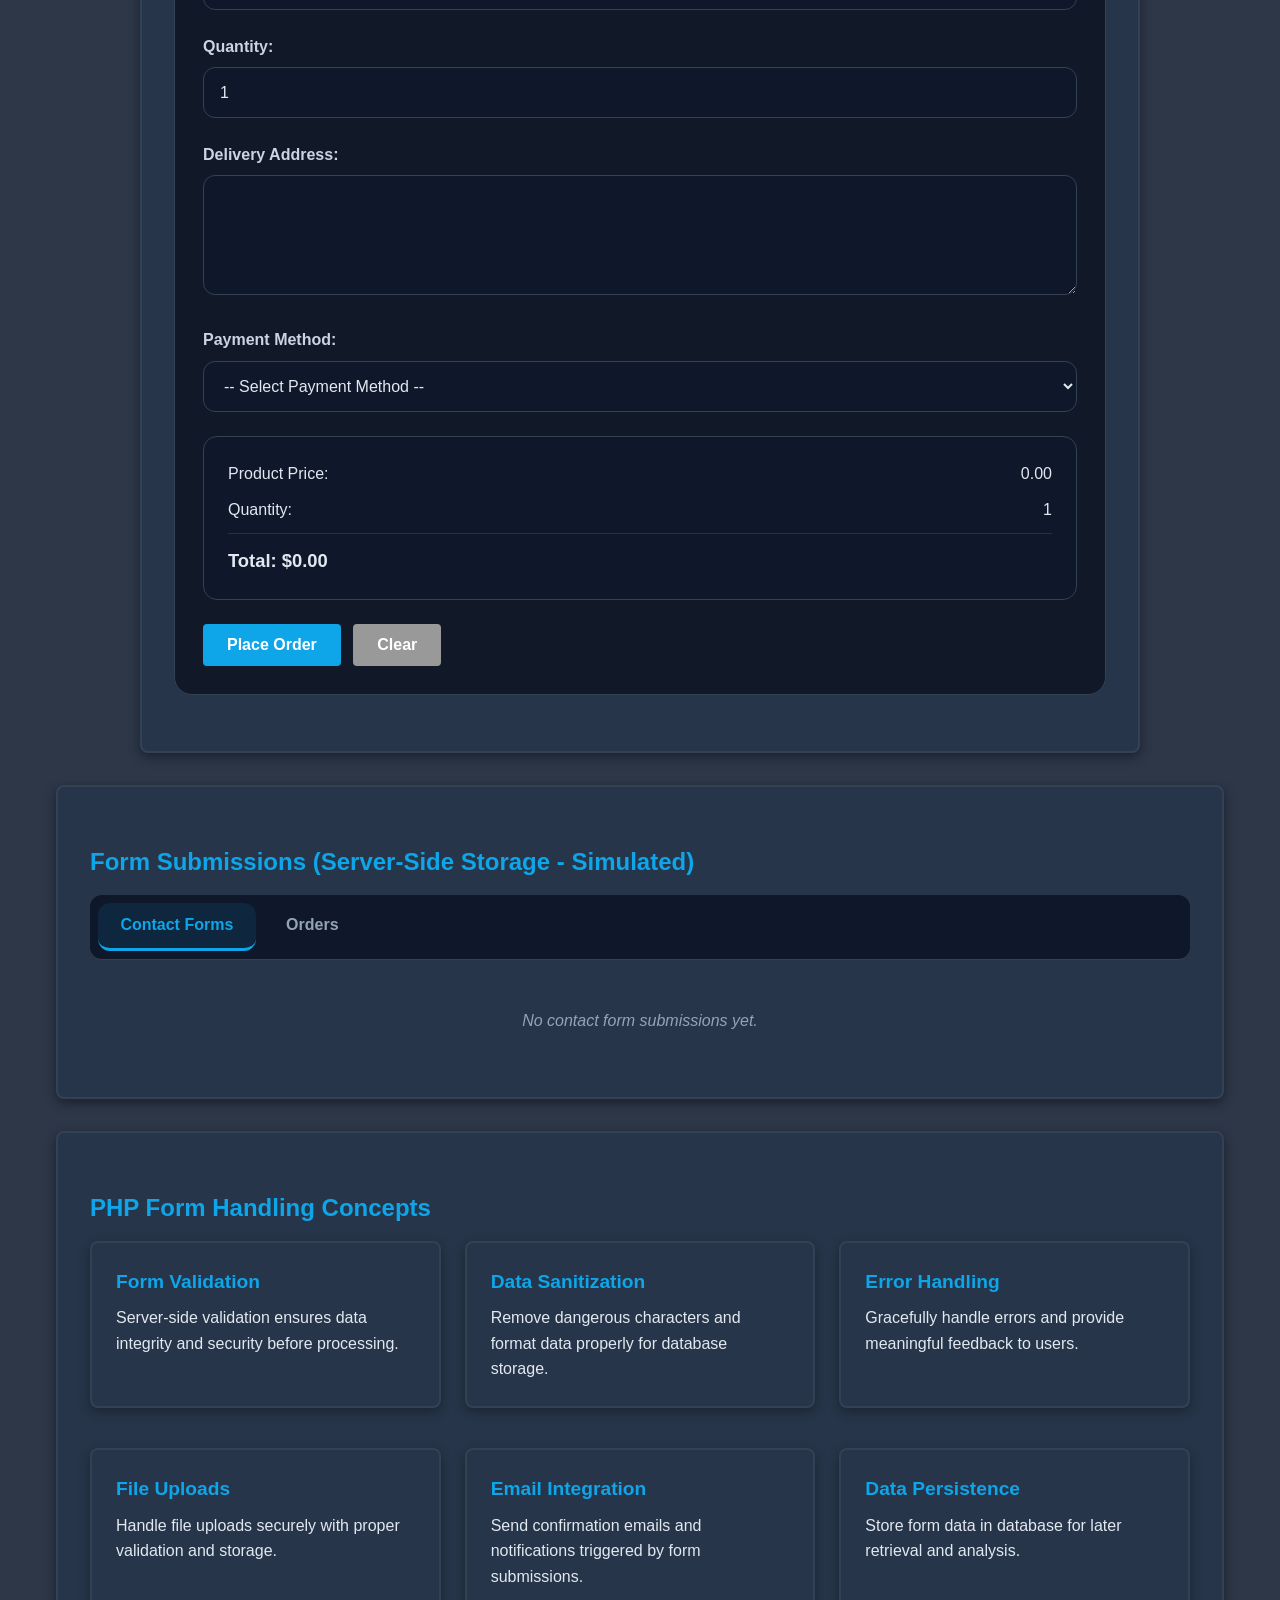
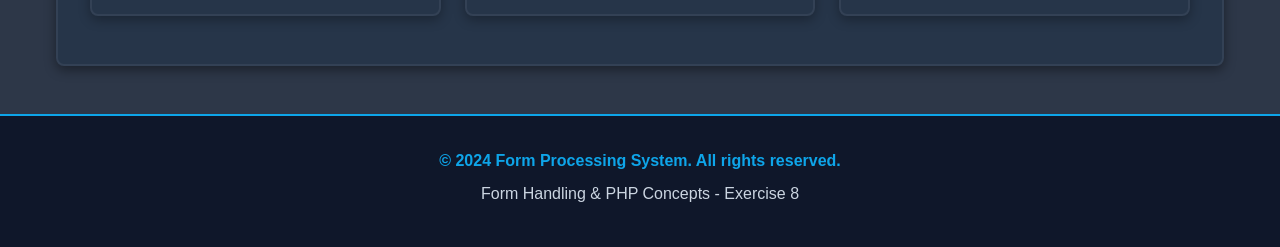
<file: exercises/exercise8/index.html>
<!-- Exercise 8: Form Handling with PHP Concepts (Simulated with JavaScript) -->
<!DOCTYPE html>
<html lang="en">
<head>
    <meta charset="UTF-8">
    <meta name="viewport" content="width=device-width, initial-scale=1.0">
    <title>Exercise 8 - Form Handling & PHP</title>
    <link rel="stylesheet" href="../../css/style.css">
    <link rel="stylesheet" href="style.css">
</head>
<body>
    <nav>
        <ul>
            <li><a href="../../index.html">← Back to Home</a></li>
            <li><a href="index.html">PHP Form Handling</a></li>
        </ul>
    </nav>

    <header>
        <h1>Form Handling & Processing</h1>
        <p>PHP-style form processing with validation and data handling</p>
    </header>

    <main>
        <div class="container">
            <!-- Contact Form -->
            <section>
                <h2>Contact Form (PHP-style Processing)</h2>
                <form id="contactForm" class="form-section" onsubmit="handleContactForm(event)">
                    <div class="form-group">
                        <label for="name">Full Name:</label>
                        <input type="text" id="name" name="name" required>
                    </div>

                    <div class="form-group">
                        <label for="email">Email Address:</label>
                        <input type="email" id="email" name="email" required>
                    </div>

                    <div class="form-group">
                        <label for="category">Category:</label>
                        <select id="category" name="category" required>
                            <option value="">-- Select Category --</option>
                            <option value="general">General Inquiry</option>
                            <option value="support">Technical Support</option>
                            <option value="sales">Sales</option>
                            <option value="feedback">Feedback</option>
                        </select>
                    </div>

                    <div class="form-group">
                        <label for="priority">Priority:</label>
                        <div class="radio-group">
                            <label>
                                <input type="radio" name="priority" value="low" checked> Low
                            </label>
                            <label>
                                <input type="radio" name="priority" value="medium"> Medium
                            </label>
                            <label>
                                <input type="radio" name="priority" value="high"> High
                            </label>
                        </div>
                    </div>

                    <div class="form-group">
                        <label for="message">Message:</label>
                        <textarea id="message" name="message" rows="5" required></textarea>
                    </div>

                    <div class="form-group">
                        <label>
                            <input type="checkbox" name="subscribe" value="yes">
                            Subscribe to our newsletter
                        </label>
                    </div>

                    <button type="submit">Submit Form</button>
                    <button type="reset" style="margin-left: 0.5rem; background-color: #999;">Reset</button>
                </form>

                <div id="contactMessage"></div>
            </section>

            <!-- Product Order Form -->
            <section>
                <h2>Product Order Form</h2>
                <form id="orderForm" class="form-section" onsubmit="handleOrderForm(event)">
                    <div class="form-group">
                        <label for="customerName">Customer Name:</label>
                        <input type="text" id="customerName" name="customerName" required>
                    </div>

                    <div class="form-group">
                        <label for="product">Select Product:</label>
                        <select id="product" name="product" required onchange="updatePrice()">
                            <option value="">-- Select Product --</option>
                            <option value="laptop" data-price="999.99">Laptop - $999.99</option>
                            <option value="phone" data-price="699.99">Smartphone - $699.99</option>
                            <option value="tablet" data-price="499.99">Tablet - $499.99</option>
                            <option value="watch" data-price="299.99">Smartwatch - $299.99</option>
                        </select>
                    </div>

                    <div class="form-group">
                        <label for="quantity">Quantity:</label>
                        <input type="number" id="quantity" name="quantity" min="1" value="1" required onchange="updatePrice()">
                    </div>

                    <div class="form-group">
                        <label for="address">Delivery Address:</label>
                        <textarea id="address" name="address" rows="3" required></textarea>
                    </div>

                    <div class="form-group">
                        <label for="paymentMethod">Payment Method:</label>
                        <select id="paymentMethod" name="paymentMethod" required>
                            <option value="">-- Select Payment Method --</option>
                            <option value="creditcard">Credit Card</option>
                            <option value="debitcard">Debit Card</option>
                            <option value="paypal">PayPal</option>
                            <option value="bankTransfer">Bank Transfer</option>
                        </select>
                    </div>

                    <div class="price-summary">
                        <p>Product Price: <span id="productPrice">0.00</span></p>
                        <p>Quantity: <span id="quantityDisplay">1</span></p>
                        <p><strong>Total: $<span id="totalPrice">0.00</span></strong></p>
                    </div>

                    <button type="submit">Place Order</button>
                    <button type="reset" style="margin-left: 0.5rem; background-color: #999;">Clear</button>
                </form>

                <div id="orderMessage"></div>
            </section>
        </div>

        <!-- Submissions Display -->
        <section>
            <h2>Form Submissions (Server-Side Storage - Simulated)</h2>
            <div class="tabs" style="margin-bottom: 1rem;">
                <button class="tab-btn active" onclick="switchTab('contactSubmissions')">Contact Forms</button>
                <button class="tab-btn" onclick="switchTab('orderSubmissions')">Orders</button>
            </div>

            <div id="contactSubmissions" class="tab-content active">
                <div id="contactList" class="submissions-list"></div>
            </div>

            <div id="orderSubmissions" class="tab-content">
                <div id="orderList" class="submissions-list"></div>
            </div>
        </section>

        <!-- Information Section -->
        <section style="margin-top: 2rem;">
            <h2>PHP Form Handling Concepts</h2>
            <div class="grid">
                <div class="card">
                    <h3>Form Validation</h3>
                    <p>Server-side validation ensures data integrity and security before processing.</p>
                </div>
                <div class="card">
                    <h3>Data Sanitization</h3>
                    <p>Remove dangerous characters and format data properly for database storage.</p>
                </div>
                <div class="card">
                    <h3>Error Handling</h3>
                    <p>Gracefully handle errors and provide meaningful feedback to users.</p>
                </div>
                <div class="card">
                    <h3>File Uploads</h3>
                    <p>Handle file uploads securely with proper validation and storage.</p>
                </div>
                <div class="card">
                    <h3>Email Integration</h3>
                    <p>Send confirmation emails and notifications triggered by form submissions.</p>
                </div>
                <div class="card">
                    <h3>Data Persistence</h3>
                    <p>Store form data in database for later retrieval and analysis.</p>
                </div>
            </div>
        </section>
    </main>

    <footer>
        <p>&copy; 2024 Form Processing System. All rights reserved.</p>
        <p>Form Handling & PHP Concepts - Exercise 8</p>
    </footer>

    <script src="forms.js"></script>
</body>
</html>
</file>
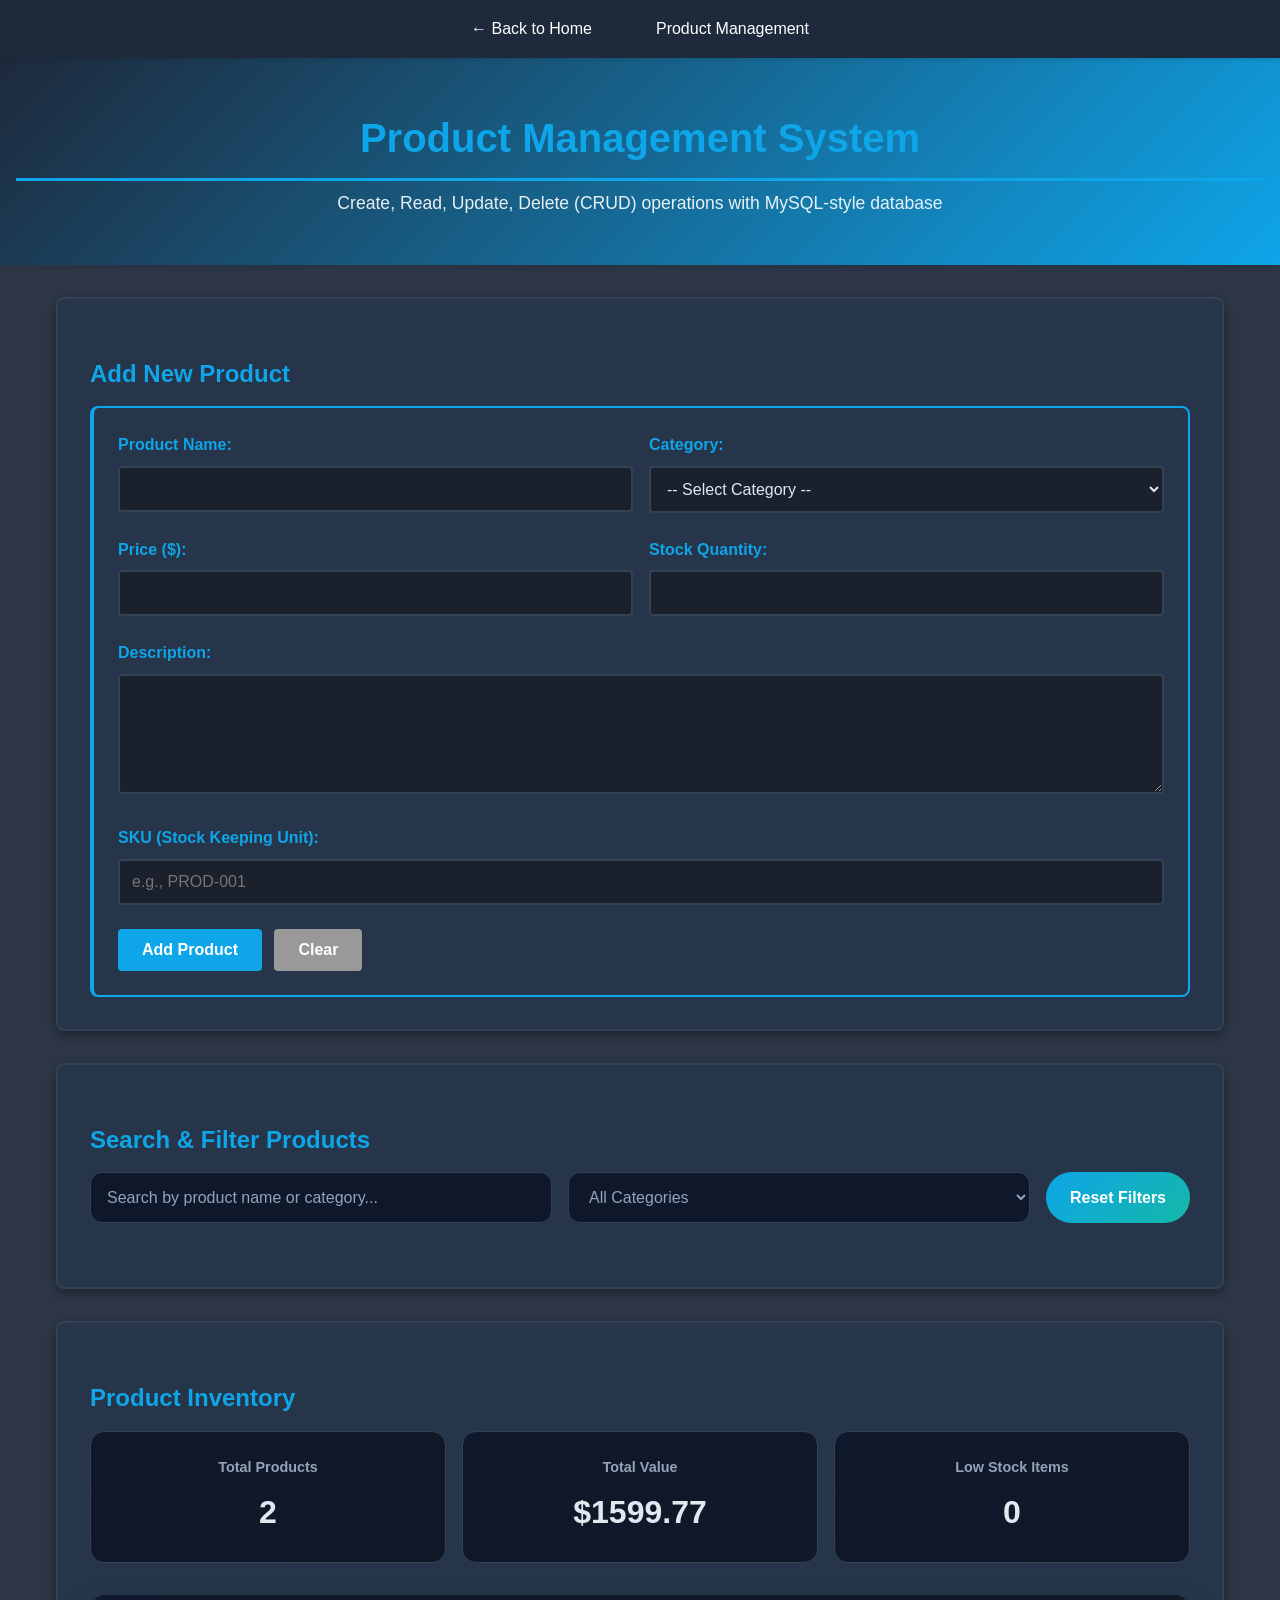
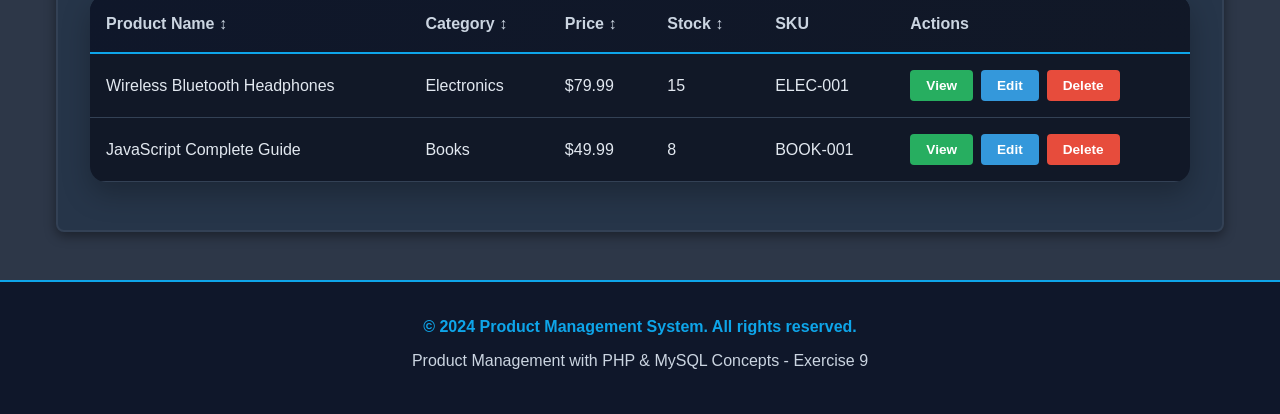
<file: exercises/exercise9/index.html>
<!-- Exercise 9: Product Management with PHP & MySQL (Simulated) -->
<!DOCTYPE html>
<html lang="en">
<head>
    <meta charset="UTF-8">
    <meta name="viewport" content="width=device-width, initial-scale=1.0">
    <title>Exercise 9 - Product Management</title>
    <link rel="stylesheet" href="../../css/style.css">
    <link rel="stylesheet" href="style.css">
</head>
<body>
    <nav>
        <ul>
            <li><a href="../../index.html">← Back to Home</a></li>
            <li><a href="index.html">Product Management</a></li>
        </ul>
    </nav>

    <header>
        <h1>Product Management System</h1>
        <p>Create, Read, Update, Delete (CRUD) operations with MySQL-style database</p>
    </header>

    <main>
        <!-- Add Product Form -->
        <section>
            <h2>Add New Product</h2>
            <form id="productForm" class="form-section" onsubmit="addProduct(event)">
                <div class="form-row">
                    <div class="form-group">
                        <label for="productName">Product Name:</label>
                        <input type="text" id="productName" name="name" required>
                    </div>

                    <div class="form-group">
                        <label for="category">Category:</label>
                        <select id="category" name="category" required>
                            <option value="">-- Select Category --</option>
                            <option value="Electronics">Electronics</option>
                            <option value="Books">Books</option>
                            <option value="Clothing">Clothing</option>
                            <option value="Food">Food & Beverages</option>
                            <option value="Home">Home & Garden</option>
                        </select>
                    </div>
                </div>

                <div class="form-row">
                    <div class="form-group">
                        <label for="price">Price ($):</label>
                        <input type="number" id="price" name="price" step="0.01" min="0" required>
                    </div>

                    <div class="form-group">
                        <label for="quantity">Stock Quantity:</label>
                        <input type="number" id="quantity" name="quantity" min="0" required>
                    </div>
                </div>

                <div class="form-group">
                    <label for="description">Description:</label>
                    <textarea id="description" name="description" rows="3" required></textarea>
                </div>

                <div class="form-group">
                    <label for="sku">SKU (Stock Keeping Unit):</label>
                    <input type="text" id="sku" name="sku" placeholder="e.g., PROD-001" required>
                </div>

                <button type="submit">Add Product</button>
                <button type="reset" style="margin-left: 0.5rem; background-color: #999;">Clear</button>
            </form>

            <div id="addMessage"></div>
        </section>

        <!-- Search & Filter -->
        <section>
            <h2>Search & Filter Products</h2>
            <div class="search-bar">
                <input type="text" id="searchInput" placeholder="Search by product name or category..." onkeyup="searchProducts()">
                <select id="categoryFilter" onchange="filterByCategory()">
                    <option value="">All Categories</option>
                    <option value="Electronics">Electronics</option>
                    <option value="Books">Books</option>
                    <option value="Clothing">Clothing</option>
                    <option value="Food">Food & Beverages</option>
                    <option value="Home">Home & Garden</option>
                </select>
                <button onclick="resetFilters()">Reset Filters</button>
            </div>
        </section>

        <!-- Products Display -->
        <section>
            <h2>Product Inventory</h2>
            <div class="stats">
                <div class="stat-box">
                    <h4>Total Products</h4>
                    <p id="totalProducts">0</p>
                </div>
                <div class="stat-box">
                    <h4>Total Value</h4>
                    <p>$<span id="totalValue">0.00</span></p>
                </div>
                <div class="stat-box">
                    <h4>Low Stock Items</h4>
                    <p id="lowStockCount">0</p>
                </div>
            </div>

            <table id="productsTable" class="products-table">
                <thead>
                    <tr>
                        <th onclick="sortTable('name')">Product Name ↕</th>
                        <th onclick="sortTable('category')">Category ↕</th>
                        <th onclick="sortTable('price')">Price ↕</th>
                        <th onclick="sortTable('quantity')">Stock ↕</th>
                        <th>SKU</th>
                        <th>Actions</th>
                    </tr>
                </thead>
                <tbody id="productsList"></tbody>
            </table>

            <div id="emptyState" class="empty-state">No products found. Add your first product above!</div>
        </section>

        <!-- Edit Product Modal -->
        <div id="editModal" class="modal">
            <div class="modal-content">
                <span class="close" onclick="closeModal()">&times;</span>
                <h2>Edit Product</h2>
                <form id="editForm" onsubmit="updateProduct(event)">
                    <input type="hidden" id="editId">

                    <div class="form-row">
                        <div class="form-group">
                            <label for="editName">Product Name:</label>
                            <input type="text" id="editName" required>
                        </div>

                        <div class="form-group">
                            <label for="editCategory">Category:</label>
                            <select id="editCategory" required>
                                <option value="Electronics">Electronics</option>
                                <option value="Books">Books</option>
                                <option value="Clothing">Clothing</option>
                                <option value="Food">Food & Beverages</option>
                                <option value="Home">Home & Garden</option>
                            </select>
                        </div>
                    </div>

                    <div class="form-row">
                        <div class="form-group">
                            <label for="editPrice">Price ($):</label>
                            <input type="number" id="editPrice" step="0.01" min="0" required>
                        </div>

                        <div class="form-group">
                            <label for="editQuantity">Stock Quantity:</label>
                            <input type="number" id="editQuantity" min="0" required>
                        </div>
                    </div>

                    <div class="form-group">
                        <label for="editDescription">Description:</label>
                        <textarea id="editDescription" rows="3" required></textarea>
                    </div>

                    <button type="submit">Update Product</button>
                    <button type="button" onclick="closeModal()" style="background-color: #999;">Cancel</button>
                </form>
            </div>
        </div>
    </main>

    <footer>
        <p>&copy; 2024 Product Management System. All rights reserved.</p>
        <p>Product Management with PHP & MySQL Concepts - Exercise 9</p>
    </footer>

    <script src="products.js"></script>
</body>
</html>
</file>
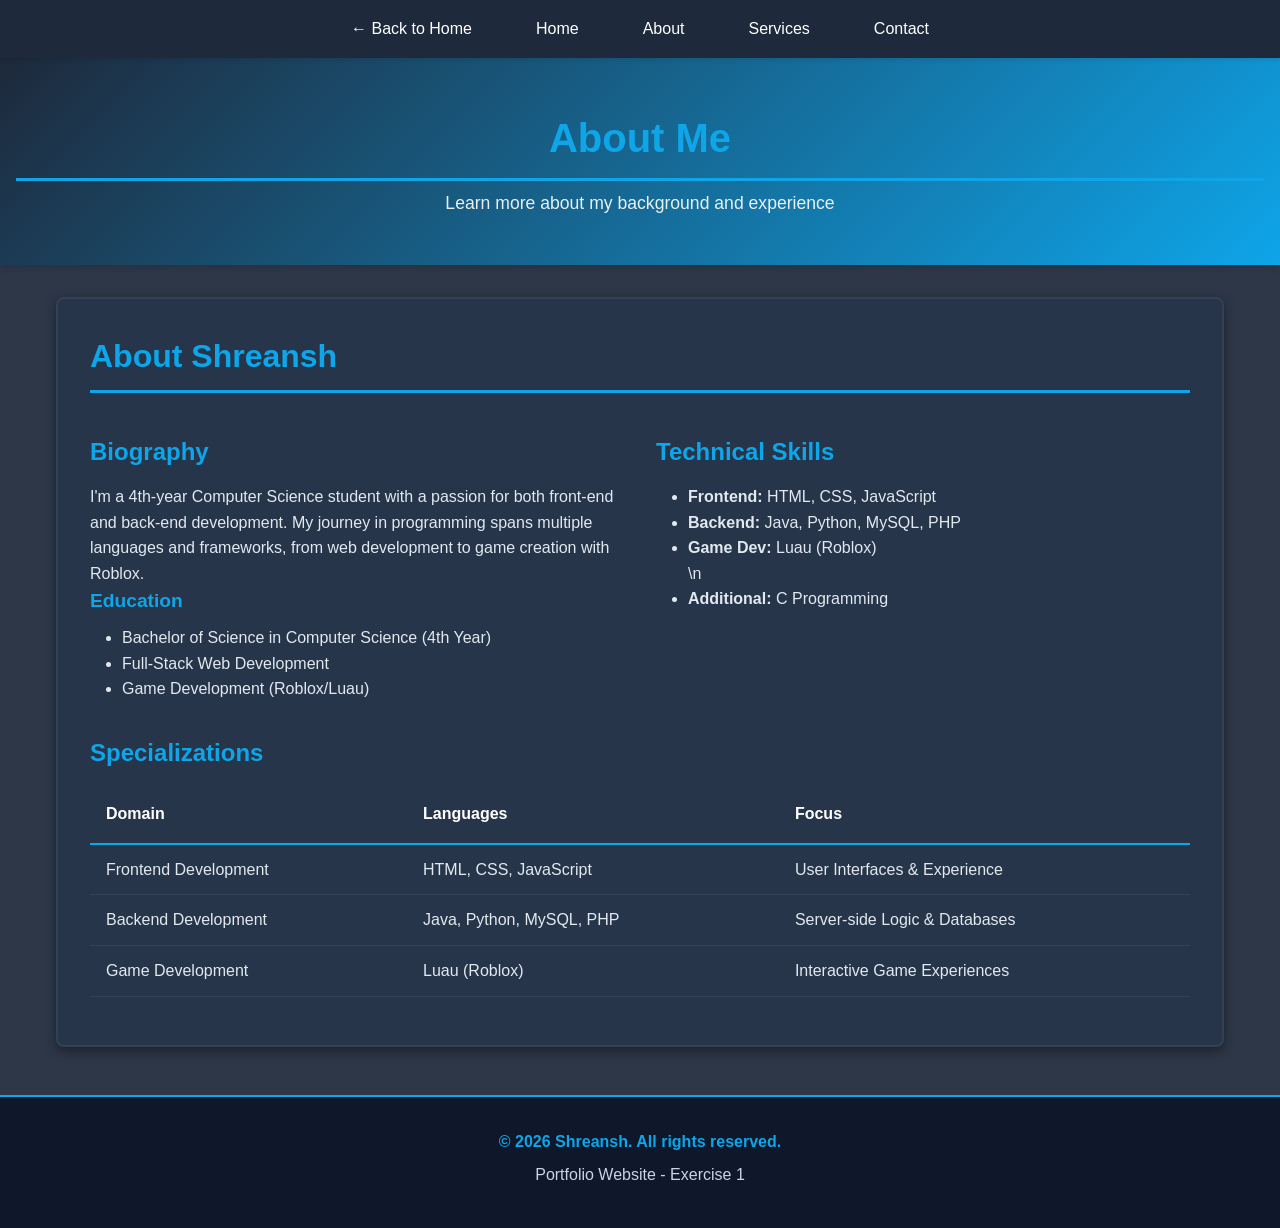
<file: exercises/exercise1/about.html>
<!DOCTYPE html>
<html lang="en">
<head>
    <meta charset="UTF-8">
    <meta name="viewport" content="width=device-width, initial-scale=1.0">
    <title>Exercise 1 - Personal Website | About</title>
    <link rel="stylesheet" href="../../css/style.css">
</head>
<body>
    <nav>
        <ul>
            <li><a href="../../index.html">← Back to Home</a></li>
            <li><a href="index.html">Home</a></li>
            <li><a href="about.html">About</a></li>
            <li><a href="services.html">Services</a></li>
            <li><a href="contact.html">Contact</a></li>
        </ul>
    </nav>

    <header>
        <h1>About Me</h1>
        <p>Learn more about my background and experience</p>
    </header>

    <main>
        <section>
            <h1>About Shreansh</h1>
            
            <div style="display: flex; gap: 2rem; margin-bottom: 2rem; flex-wrap: wrap;">
                <div style="flex: 1; min-width: 200px;">
                    <h2>Biography</h2>
                    <p>I'm a 4th-year Computer Science student with a passion for both front-end and back-end development. My journey in programming spans multiple languages and frameworks, from web development to game creation with Roblox.</p>
                    
                    <h3>Education</h3>
                    <ul style="margin-left: 2rem;">
                        <li>Bachelor of Science in Computer Science (4th Year)</li>
                        <li>Full-Stack Web Development</li>
                        <li>Game Development (Roblox/Luau)</li>
                    </ul>
                </div>

                <div style="flex: 1; min-width: 200px;">
                    <h2>Technical Skills</h2>
                    <ul style="margin-left: 2rem;">
                        <li><strong>Frontend:</strong> HTML, CSS, JavaScript</li>
                        <li><strong>Backend:</strong> Java, Python, MySQL, PHP</li>
                        <li><strong>Game Dev:</strong> Luau (Roblox)</li>\n                        <li><strong>Additional:</strong> C Programming</li>
                    </ul>
                </div>
            </div>

            <h2>Specializations</h2>
            <table>
                <tr>
                    <th>Domain</th>
                    <th>Languages</th>
                    <th>Focus</th>
                </tr>
                <tr>
                    <td>Frontend Development</td>
                    <td>HTML, CSS, JavaScript</td>
                    <td>User Interfaces & Experience</td>
                </tr>
                <tr>
                    <td>Backend Development</td>
                    <td>Java, Python, MySQL, PHP</td>
                    <td>Server-side Logic & Databases</td>
                </tr>
                <tr>
                    <td>Game Development</td>
                    <td>Luau (Roblox)</td>
                    <td>Interactive Game Experiences</td>
                </tr>
            </table>
        </section>
    </main>

    <footer>
        <p>&copy; 2026 Shreansh. All rights reserved.</p>
        <p>Portfolio Website - Exercise 1</p>
    </footer>
</body>
</html>
</file>
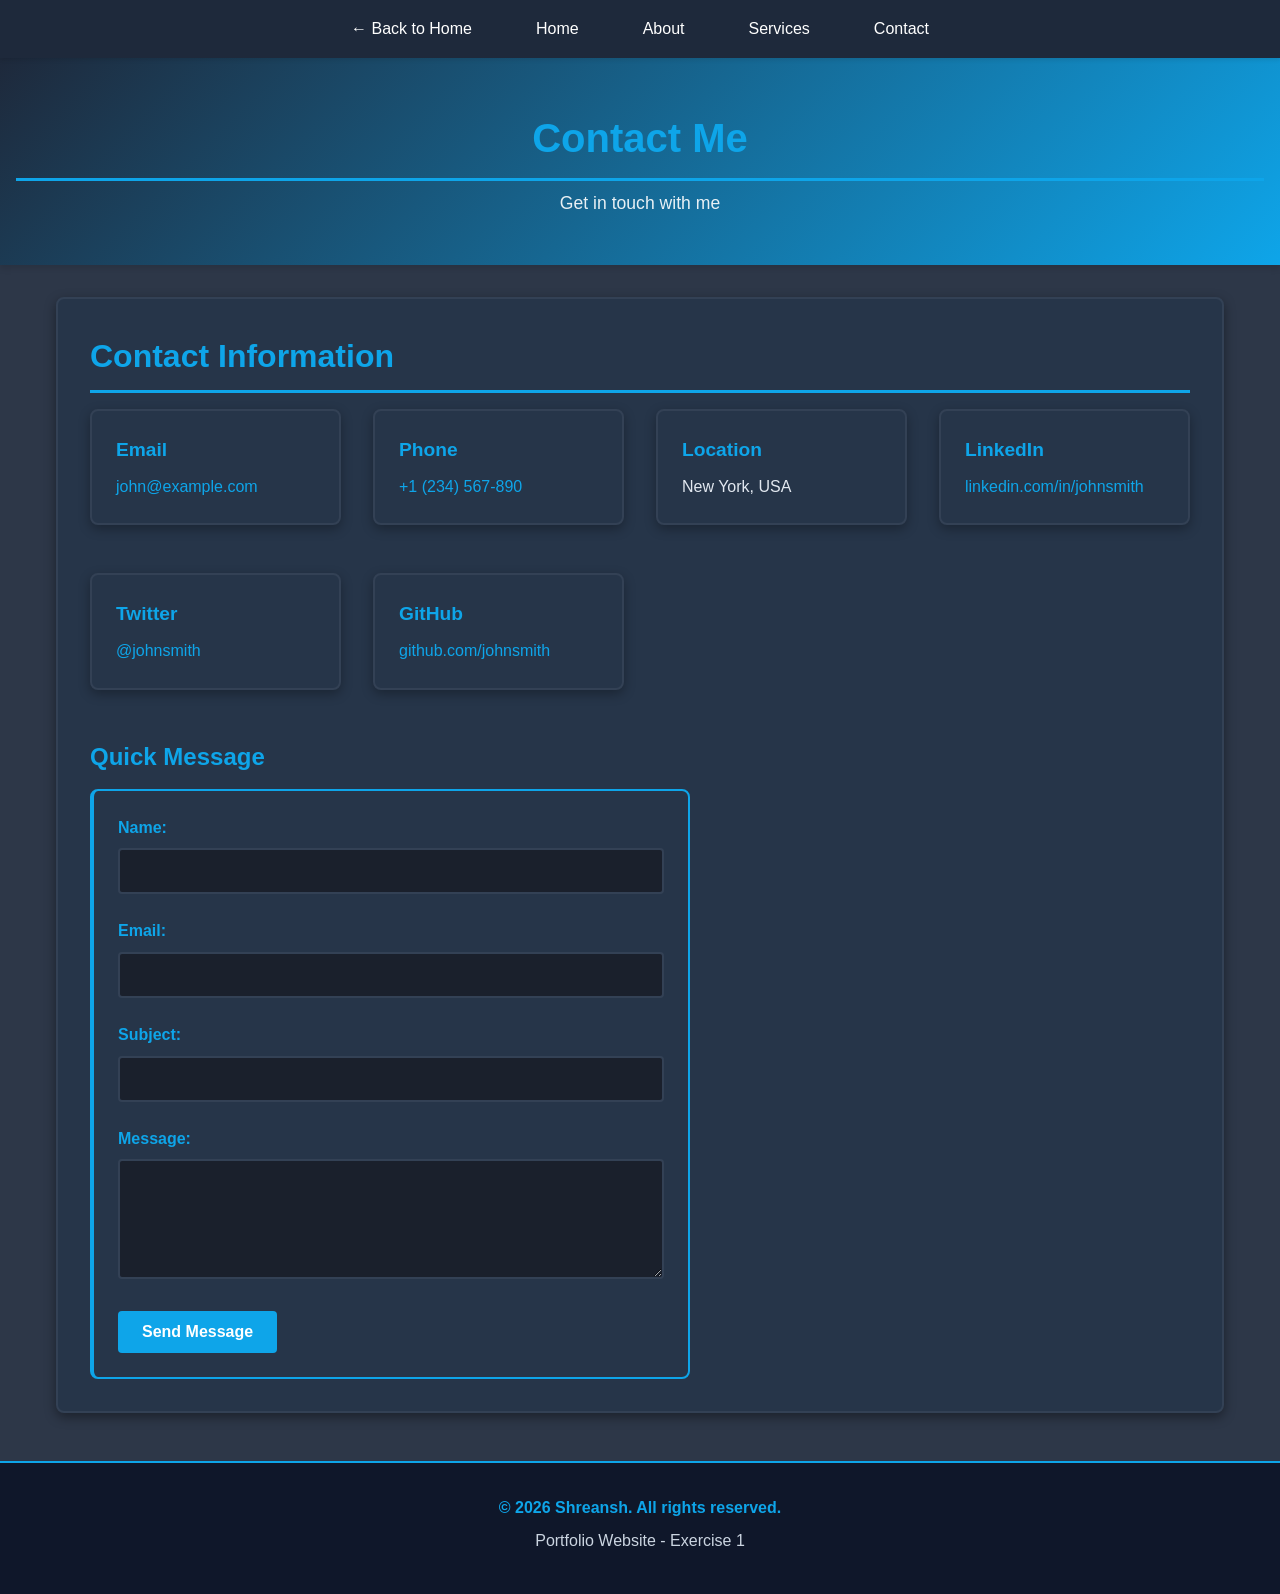
<file: exercises/exercise1/contact.html>
<!DOCTYPE html>
<html lang="en">
<head>
    <meta charset="UTF-8">
    <meta name="viewport" content="width=device-width, initial-scale=1.0">
    <title>Exercise 1 - Personal Website | Contact</title>
    <link rel="stylesheet" href="../../css/style.css">
</head>
<body>
    <nav>
        <ul>
            <li><a href="../../index.html">← Back to Home</a></li>
            <li><a href="index.html">Home</a></li>
            <li><a href="about.html">About</a></li>
            <li><a href="services.html">Services</a></li>
            <li><a href="contact.html">Contact</a></li>
        </ul>
    </nav>

    <header>
        <h1>Contact Me</h1>
        <p>Get in touch with me</p>
    </header>

    <main>
        <section>
            <h1>Contact Information</h1>
            
            <div style="display: grid; grid-template-columns: repeat(auto-fit, minmax(250px, 1fr)); gap: 2rem; margin-bottom: 2rem;">
                <div class="card">
                    <h3>Email</h3>
                    <p><a href="mailto:john@example.com">john@example.com</a></p>
                </div>

                <div class="card">
                    <h3>Phone</h3>
                    <p><a href="tel:+1234567890">+1 (234) 567-890</a></p>
                </div>

                <div class="card">
                    <h3>Location</h3>
                    <p>New York, USA</p>
                </div>

                <div class="card">
                    <h3>LinkedIn</h3>
                    <p><a href="#">linkedin.com/in/johnsmith</a></p>
                </div>

                <div class="card">
                    <h3>Twitter</h3>
                    <p><a href="#">@johnsmith</a></p>
                </div>

                <div class="card">
                    <h3>GitHub</h3>
                    <p><a href="#">github.com/johnsmith</a></p>
                </div>
            </div>

            <h2>Quick Message</h2>
            <form style="max-width: 600px;">
                <div class="form-group">
                    <label for="name">Name:</label>
                    <input type="text" id="name" name="name" required>
                </div>

                <div class="form-group">
                    <label for="email">Email:</label>
                    <input type="email" id="email" name="email" required>
                </div>

                <div class="form-group">
                    <label for="subject">Subject:</label>
                    <input type="text" id="subject" name="subject" required>
                </div>

                <div class="form-group">
                    <label for="message">Message:</label>
                    <textarea id="message" name="message" required></textarea>
                </div>

                <button type="submit">Send Message</button>
            </form>
        </section>
    </main>

    <footer>
        <p>&copy; 2026 Shreansh. All rights reserved.</p>
        <p>Portfolio Website - Exercise 1</p>
    </footer>
</body>
</html>
</file>
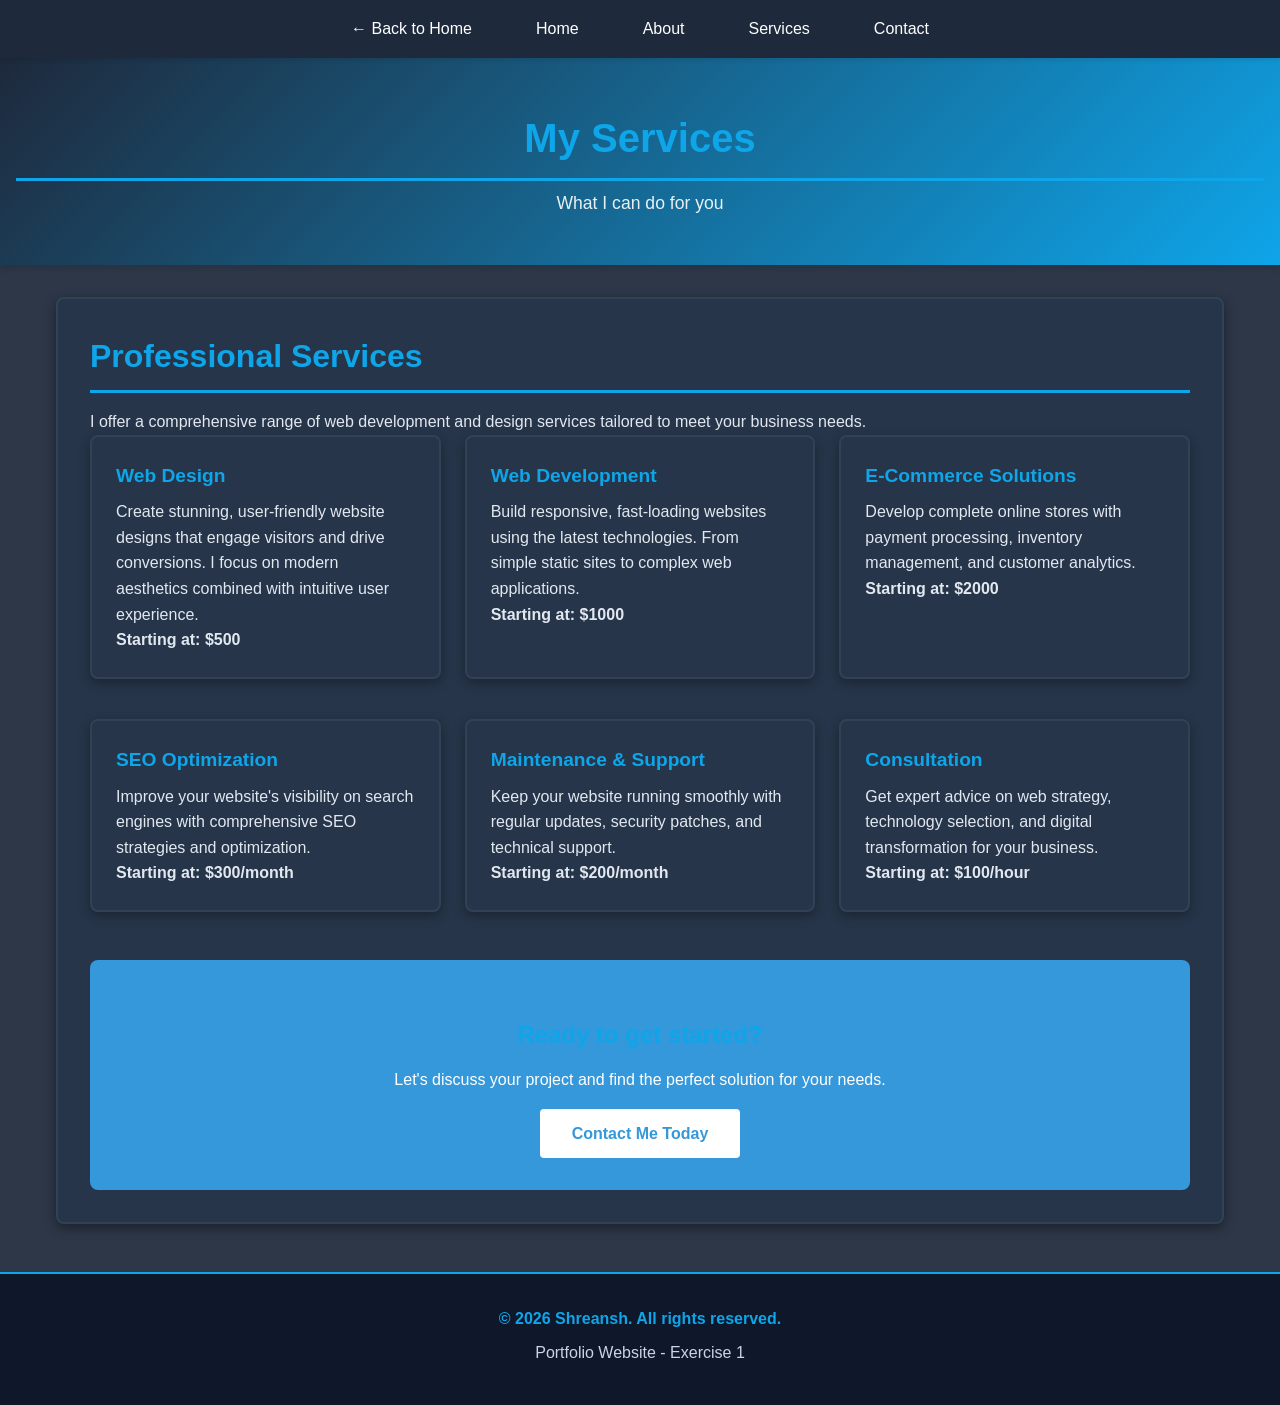
<file: exercises/exercise1/services.html>
<!DOCTYPE html>
<html lang="en">
<head>
    <meta charset="UTF-8">
    <meta name="viewport" content="width=device-width, initial-scale=1.0">
    <title>Exercise 1 - Personal Website | Services</title>
    <link rel="stylesheet" href="../../css/style.css">
</head>
<body>
    <nav>
        <ul>
            <li><a href="../../index.html">← Back to Home</a></li>
            <li><a href="index.html">Home</a></li>
            <li><a href="about.html">About</a></li>
            <li><a href="services.html">Services</a></li>
            <li><a href="contact.html">Contact</a></li>
        </ul>
    </nav>

    <header>
        <h1>My Services</h1>
        <p>What I can do for you</p>
    </header>

    <main>
        <section>
            <h1>Professional Services</h1>
            <p>I offer a comprehensive range of web development and design services tailored to meet your business needs.</p>

            <div class="grid">
                <div class="card">
                    <h3>Web Design</h3>
                    <p>Create stunning, user-friendly website designs that engage visitors and drive conversions. I focus on modern aesthetics combined with intuitive user experience.</p>
                    <p><strong>Starting at: $500</strong></p>
                </div>

                <div class="card">
                    <h3>Web Development</h3>
                    <p>Build responsive, fast-loading websites using the latest technologies. From simple static sites to complex web applications.</p>
                    <p><strong>Starting at: $1000</strong></p>
                </div>

                <div class="card">
                    <h3>E-Commerce Solutions</h3>
                    <p>Develop complete online stores with payment processing, inventory management, and customer analytics.</p>
                    <p><strong>Starting at: $2000</strong></p>
                </div>

                <div class="card">
                    <h3>SEO Optimization</h3>
                    <p>Improve your website's visibility on search engines with comprehensive SEO strategies and optimization.</p>
                    <p><strong>Starting at: $300/month</strong></p>
                </div>

                <div class="card">
                    <h3>Maintenance & Support</h3>
                    <p>Keep your website running smoothly with regular updates, security patches, and technical support.</p>
                    <p><strong>Starting at: $200/month</strong></p>
                </div>

                <div class="card">
                    <h3>Consultation</h3>
                    <p>Get expert advice on web strategy, technology selection, and digital transformation for your business.</p>
                    <p><strong>Starting at: $100/hour</strong></p>
                </div>
            </div>

            <div style="background-color: #3498DB; color: white; padding: 2rem; border-radius: 8px; margin-top: 2rem; text-align: center;">
                <h2>Ready to get started?</h2>
                <p style="margin-bottom: 1rem;">Let's discuss your project and find the perfect solution for your needs.</p>
                <a href="contact.html" style="background-color: white; color: #3498DB; padding: 0.75rem 2rem; text-decoration: none; border-radius: 4px; display: inline-block; font-weight: 600;">Contact Me Today</a>
            </div>
        </section>
    </main>

    <footer>
        <p>&copy; 2026 Shreansh. All rights reserved.</p>
        <p>Portfolio Website - Exercise 1</p>
    </footer>
</body>
</html>
</file>
<file: css/style.css>
/* Global Theme Stylesheet */
:root {
    --primary-color: #1E293B;
    --secondary-color: #0EA5E9;
    --accent-color: #F97316;
    --background-color: #2D3748;
    --text-color: #E2E8F0;
    --light-text: #A0AEC0;
    --white: #FFFFFF;
    --success-color: #10B981;
    --warning-color: #F59E0B;
}

* {
    margin: 0;
    padding: 0;
    box-sizing: border-box;
}

body {
    font-family: 'Segoe UI', Tahoma, Geneva, Verdana, sans-serif;
    background-color: var(--background-color);
    color: var(--text-color);
    line-height: 1.6;
}

/* Navigation Bar */
nav {
    background-color: var(--primary-color);
    padding: 1rem 0;
    box-shadow: 0 2px 4px rgba(0,0,0,0.1);
    position: sticky;
    top: 0;
    z-index: 100;
}

nav ul {
    list-style: none;
    display: flex;
    justify-content: center;
    flex-wrap: wrap;
    max-width: 1200px;
    margin: 0 auto;
    padding: 0 1rem;
}

nav li {
    margin: 0 1rem;
}

nav a {
    color: var(--white);
    text-decoration: none;
    transition: all 0.3s ease;
    font-weight: 500;
    padding: 0.5rem 1rem;
    border-radius: 4px;
}

nav a:hover {
    background-color: var(--secondary-color);
    color: var(--white);
}

/* Header */
header {
    background: linear-gradient(135deg, var(--primary-color), var(--secondary-color));
    color: var(--white);
    padding: 3rem 1rem;
    text-align: center;
    box-shadow: 0 4px 6px rgba(0,0,0,0.1);
}

header h1 {
    font-size: 2.5rem;
    margin-bottom: 0.5rem;
}

header p {
    font-size: 1.1rem;
    opacity: 0.9;
}

/* Main Content */
main {
    max-width: 1200px;
    margin: 2rem auto;
    padding: 0 1rem;
}

section {
    background-color: #263549;
    color: var(--text-color);
    border: 2px solid #334155;
    padding: 2rem;
    margin-bottom: 2rem;
    border-radius: 8px;
    box-shadow: 0 4px 12px rgba(0, 0, 0, 0.4);
}

/* Headings */
h1 {
    color: var(--secondary-color);
    font-size: 2rem;
    margin-bottom: 1rem;
    border-bottom: 3px solid var(--secondary-color);
    padding-bottom: 0.5rem;
}

h2 {
    color: var(--secondary-color);
    font-size: 1.5rem;
    margin-bottom: 0.8rem;
    margin-top: 1.5rem;
}

h3 {
    color: var(--secondary-color);
    font-size: 1.2rem;
    margin-bottom: 0.5rem;
}

/* Links */
a {
    color: var(--secondary-color);
    text-decoration: none;
    transition: all 0.3s ease;
}

a:hover {
    color: var(--accent-color);
    text-decoration: underline;
}

/* Buttons */
button, input[type="button"], input[type="submit"] {
    background-color: var(--secondary-color);
    color: var(--white);
    padding: 0.75rem 1.5rem;
    border: none;
    border-radius: 4px;
    cursor: pointer;
    transition: all 0.3s ease;
    font-weight: 600;
    font-size: 1rem;
}

button:hover, input[type="button"]:hover, input[type="submit"]:hover {
    background-color: var(--primary-color);
    transform: translateY(-2px);
    box-shadow: 0 4px 8px rgba(0,0,0,0.2);
}

button.accent {
    background-color: var(--accent-color);
}

button.accent:hover {
    background-color: #C0392B;
}

button.success {
    background-color: var(--success-color);
}

button.success:hover {
    background-color: #229954;
}

/* Form Elements */
form {
    background-color: #263549;
    color: var(--text-color);
    border: 2px solid var(--secondary-color);
    padding: 1.5rem;
    border-radius: 8px;
    border-left: 4px solid var(--secondary-color);
}

.form-group {
    margin-bottom: 1.5rem;
}

label {
    display: block;
    margin-bottom: 0.5rem;
    font-weight: 600;
    color: var(--secondary-color);
}

input[type="text"],
input[type="email"],
input[type="password"],
input[type="number"],
input[type="date"],
textarea,
select {
    width: 100%;
    padding: 0.75rem;
    background-color: #1A202C;
    color: var(--text-color);
    border: 2px solid #334155;
    border-radius: 4px;
    font-size: 1rem;
    transition: all 0.3s ease;
    font-family: inherit;
}

input[type="text"]:focus,
input[type="email"]:focus,
input[type="password"]:focus,
input[type="number"]:focus,
input[type="date"]:focus,
textarea:focus,
select:focus {
    border-color: var(--secondary-color);
    box-shadow: 0 0 0 3px rgba(14, 165, 233, 0.1);
    outline: none;
}
}

input[type="text"]:focus,
input[type="email"]:focus,
input[type="password"]:focus,
input[type="number"]:focus,
input[type="date"]:focus,
textarea:focus,
select:focus {
    border-color: var(--secondary-color);
    box-shadow: 0 0 0 3px rgba(14, 165, 233, 0.1);
    outline: none;
}

textarea {
    resize: vertical;
    min-height: 120px;
}

/* Table Styling */
table {
    width: 100%;
    border-collapse: collapse;
    margin-bottom: 1rem;
}

table th {
    background-color: linear-gradient(135deg, #0EA5E9 0%, #06B6D4 100%);
    color: white;
    padding: 1rem;
    text-align: left;
    font-weight: 700;
    border-bottom: 2px solid var(--secondary-color);
}

table td {
    padding: 0.75rem 1rem;
    border-bottom: 1px solid #334155;
    color: var(--text-color);
}

table tr:hover {
    background-color: rgba(14, 165, 233, 0.1);
}

/* Cards */
.card {
    background-color: #263549;
    color: var(--text-color);
    border: 2px solid #334155;
    border-radius: 8px;
    padding: 1.5rem;
    box-shadow: 0 4px 12px rgba(0, 0, 0, 0.3);
    transition: all 0.3s ease;
    margin-bottom: 1rem;
}

.card:hover {
    border-color: var(--secondary-color);
    transform: translateY(-4px);
    box-shadow: 0 8px 20px rgba(14, 165, 233, 0.3);
}

/* Grid Layout */
.grid {
    display: grid;
    grid-template-columns: repeat(auto-fit, minmax(280px, 1fr));
    gap: 1.5rem;
}

/* Footer */
footer {
    background-color: #0F172A;
    border-top: 2px solid var(--secondary-color);
    color: var(--text-color);
    text-align: center;
    padding: 2rem 1rem;
    margin-top: 3rem;
}

footer p {
    margin-bottom: 0.5rem;
    color: #CBD5E1;
}

footer p:first-child {
    color: var(--secondary-color);
    font-weight: 600;
}

/* Utilities */
.text-center {
    text-align: center;
}

.text-right {
    text-align: right;
}

.text-left {
    text-align: left;
}

.margin-top {
    margin-top: 2rem;
}

.margin-bottom {
    margin-bottom: 2rem;
}

.color-primary {
    color: var(--secondary-color);
}

.color-secondary {
    color: var(--secondary-color);
}

.color-accent {
    color: var(--accent-color);
}

.bg-primary {
    background: linear-gradient(135deg, #0EA5E9 0%, #06B6D4 100%);
    color: var(--white);
    padding: 1rem;
    border-radius: 4px;
}

.bg-secondary {
    background: linear-gradient(135deg, #0EA5E9 0%, #06B6D4 100%);
    color: var(--white);
    padding: 1rem;
    border-radius: 4px;
}

.bg-accent {
    background-color: var(--accent-color);
    color: var(--white);
    padding: 1rem;
    border-radius: 4px;
}

.badge {
    display: inline-block;
    padding: 0.35rem 0.85rem;
    border-radius: 20px;
    font-size: 0.85rem;
    font-weight: 700;
    margin-right: 0.5rem;
}

.badge-primary {
    background: linear-gradient(135deg, #0EA5E9 0%, #06B6D4 100%);
    color: var(--white);
}

.badge-secondary {
    background: linear-gradient(135deg, #0EA5E9 0%, #06B6D4 100%);
    color: var(--white);
}

.badge-success {
    background-color: var(--success-color);
    color: var(--white);
}

.error {
    color: #FF6B6B;
    font-size: 0.9rem;
    margin-top: 0.25rem;
}

.success-message {
    background-color: rgba(16, 185, 129, 0.15);
    color: var(--success-color);
    border: 2px solid var(--success-color);
    padding: 1rem;
    border-radius: 4px;
    margin-bottom: 1rem;
}

.error-message {
    background-color: rgba(255, 107, 107, 0.15);
    color: #FF6B6B;
    border: 2px solid #FF6B6B;
    padding: 1rem;
    border-radius: 4px;
    margin-bottom: 1rem;
}

.warning-message {
    background-color: rgba(245, 158, 11, 0.15);
    color: var(--warning-color);
    border: 2px solid var(--warning-color);
    padding: 1rem;
    border-radius: 4px;
    margin-bottom: 1rem;
}

.info-message {
    background-color: rgba(14, 165, 233, 0.15);
    color: var(--secondary-color);
    border: 2px solid var(--secondary-color);
    padding: 1rem;
    border-radius: 4px;
    margin-bottom: 1rem;
}

/* Responsive Design */
@media (max-width: 768px) {
    header h1 {
        font-size: 1.8rem;
    }

    nav ul {
        flex-direction: column;
        align-items: center;
    }

    nav li {
        margin: 0.5rem 0;
    }

    main {
        padding: 0 0.5rem;
    }

    section {
        padding: 1.5rem 1rem;
    }

    .grid {
        grid-template-columns: 1fr;
    }
}
</file>
<file: exercises/exercise10/style.css>
/* CSS for Sessions & Cookies */

.message {
    border-radius: 14px;
    padding: 1rem 1.25rem;
    margin-bottom: 1.5rem;
    font-weight: 600;
}

.message.success {
    background: #0F3C2D;
    color: #A7F3D0;
    border-left: 4px solid #10B981;
}

.message.error {
    background: #3F1818;
    color: #FECACA;
    border-left: 4px solid #F87171;
}

.session-info {
    display: grid;
    grid-template-columns: repeat(auto-fit, minmax(200px, 1fr));
    gap: 1rem;
    margin-bottom: 2rem;
}

.info-box {
    background: linear-gradient(135deg, #0F172A 0%, #111827 100%);
    color: #E2E8F0;
    padding: 1.5rem;
    border-radius: 16px;
    border: 1px solid #334155;
}

.info-box h4 {
    color: #0EA5E9;
    margin-bottom: 0.5rem;
    font-size: 0.95rem;
}

.info-box p {
    margin: 0;
    font-size: 1rem;
    word-break: break-all;
    color: #CBD5E1;
}

.form-row {
    display: grid;
    grid-template-columns: repeat(auto-fit, minmax(200px, 1fr));
    gap: 1rem;
}

.form-section {
    background: #111827;
    padding: 1.75rem;
    border-radius: 16px;
    margin-bottom: 1rem;
    border: 1px solid #334155;
}

.data-container {
    background: #111827;
    padding: 1.75rem;
    border-radius: 16px;
    border: 1px solid #334155;
}

.data-list {
    display: grid;
    gap: 1rem;
}

.data-item {
    background: #0F172A;
    border: 1px solid #334155;
    border-radius: 16px;
    padding: 1rem;
    display: flex;
    justify-content: space-between;
    align-items: center;
    transition: all 0.3s ease;
}

.data-item:hover {
    border-color: #0EA5E9;
    box-shadow: 0 14px 30px rgba(14, 165, 233, 0.12);
}

.data-item-content {
    flex: 1;
}

.data-item-key {
    color: #0EA5E9;
    font-weight: 700;
    margin-bottom: 0.25rem;
}

.data-item-value {
    color: #E2E8F0;
    word-break: break-all;
}

.data-sublist {
    margin-top: 0.5rem;
    padding-left: 0.75rem;
    border-left: 2px solid rgba(255,255,255,0.12);
}

.data-subitem {
    margin-bottom: 0.35rem;
}

.data-subitem .data-item-key {
    color: #38BDF8;
    font-weight: 700;
}

.data-item-meta {
    color: #94A3B8;
    font-size: 0.85rem;
    margin-top: 0.35rem;
}

.data-item-actions {
    display: flex;
    gap: 0.5rem;
    margin-left: 1rem;
}

.btn-small {
    padding: 0.6rem 1rem;
    border: none;
    border-radius: 999px;
    cursor: pointer;
    font-size: 0.85rem;
    font-weight: 600;
    transition: all 0.3s ease;
}

.btn-delete {
    background-color: #E74C3C;
    color: white;
}

.btn-delete:hover {
    background-color: #C0392B;
}

.btn-edit {
    background-color: #0EA5E9;
    color: white;
}

.btn-edit:hover {
    background-color: #0B86C4;
}

/* Cart Section */
.cart-section {
    display: grid;
    grid-template-columns: 1fr 1fr;
    gap: 2rem;
}

.add-item-form,
.cart-display {
    background: #111827;
    padding: 1.75rem;
    border-radius: 16px;
    border: 1px solid #334155;
}

.add-item-form h3,
.cart-display h3 {
    color: #0EA5E9;
    margin-bottom: 1rem;
}

.cart-summary {
    background: #0F172A;
    color: #E2E8F0;
    padding: 1.5rem;
    border-radius: 16px;
    margin-top: 1rem;
    border: 1px solid #334155;
}

.cart-summary p {
    display: flex;
    justify-content: space-between;
    margin-bottom: 0.65rem;
}

.cart-summary p:last-of-type {
    font-size: 1.15rem;
    font-weight: 700;
    border-top: 1px solid rgba(255,255,255,0.1);
    padding-top: 0.75rem;
    margin-bottom: 1rem;
}

.cart-summary button {
    width: 100%;
    padding: 0.85rem;
    border: none;
    border-radius: 999px;
    cursor: pointer;
    font-weight: 600;
    transition: all 0.3s ease;
}

.cart-summary button:first-of-type {
    background-color: #0EA5E9;
    color: white;
    margin-bottom: 0.5rem;
}

.cart-summary button:first-of-type:hover {
    transform: translateY(-2px);
    box-shadow: 0 10px 24px rgba(14, 165, 233, 0.2);
}

.empty-message,
.empty-state {
    text-align: center;
    padding: 2rem;
    color: #94A3B8;
    font-style: italic;
}

/* Responsive */
@media (max-width: 1024px) {
    .cart-section {
        grid-template-columns: 1fr;
    }
}

@media (max-width: 768px) {
    .session-info {
        grid-template-columns: 1fr;
    }

    .form-row {
        grid-template-columns: 1fr;
    }

    .data-item {
        flex-direction: column;
        align-items: flex-start;
    }

    .data-item-actions {
        margin-left: 0;
        margin-top: 1rem;
        width: 100%;
    }

    .data-item-actions button {
        flex: 1;
    }
}

@media (max-width: 1024px) {
    .cart-section {
        grid-template-columns: 1fr;
    }
}

@media (max-width: 768px) {
    .session-info {
        grid-template-columns: 1fr;
    }

    .form-row {
        grid-template-columns: 1fr;
    }

    .data-item {
        flex-direction: column;
        align-items: flex-start;
    }

    .data-item-actions {
        margin-left: 0;
        margin-top: 1rem;
        width: 100%;
    }

    .data-item-actions button {
        flex: 1;
    }
}
</file>
<file: exercises/exercise3/style.css>
/* External CSS for Exercise 3 */

/* Section styling */
section {
    margin-bottom: 3rem;
}

section h1 {
    position: relative;
    padding-bottom: 1rem;
    margin-bottom: 2rem;
}

section h1::after {
    content: '';
    position: absolute;
    bottom: 0;
    left: 0;
    width: 100px;
    height: 4px;
    background: linear-gradient(90deg, #667eea, #764ba2);
    border-radius: 2px;
}

/* Card enhancements */
section .card {
    transition: all 0.3s ease;
    border-top: 4px solid #667eea;
}

section .card:hover {
    box-shadow: 0 8px 20px rgba(102, 126, 234, 0.2);
}

/* Grid responsiveness */
@media (max-width: 1024px) {
    .services-grid {
        grid-template-columns: repeat(2, 1fr);
    }
}

@media (max-width: 640px) {
    .services-grid {
        grid-template-columns: 1fr;
    }

    .hero {
        padding: 2rem 1rem;
    }

    .hero h2 {
        font-size: 1.8rem;
    }
}
</file>
<file: exercises/exercise4/style.css>
/* External CSS for Exercise 4 - Enhanced E-Commerce */

/* Highlights Section */
.highlights-grid {
    display: grid;
    grid-template-columns: repeat(auto-fit, minmax(200px, 1fr));
    gap: 1.5rem;
    margin-bottom: 2rem;
}

.highlight-box {
    background: linear-gradient(135deg, #667eea 0%, #764ba2 100%);
    color: white;
    padding: 1.5rem;
    border-radius: 8px;
    text-align: center;
    transition: all 0.3s ease;
}

.highlight-box:hover {
    transform: translateY(-4px);
    box-shadow: 0 8px 16px rgba(102, 126, 234, 0.3);
}

.highlight-box h3 {
    color: white;
    margin-bottom: 0.5rem;
    font-size: 1.2rem;
}

/* Category Showcase */
.category-showcase {
    display: grid;
    grid-template-columns: repeat(auto-fit, minmax(200px, 1fr));
    gap: 1.5rem;
    margin-bottom: 2rem;
}

.category-card {
    background: #111827;
    padding: 1.75rem;
    border-radius: 12px;
    text-align: left;
    border: 1px solid #334155;
    transition: all 0.3s ease;
    cursor: pointer;
    color: #E2E8F0;
}

.category-card:hover {
    border-color: #0EA5E9;
    box-shadow: 0 12px 24px rgba(14, 165, 233, 0.18);
    transform: translateY(-4px);
}

.category-card h3 {
    color: #0EA5E9;
    font-size: 1.25rem;
    margin-bottom: 0.75rem;
}

.category-card p {
    color: #CBD5E1;
}

.badge {
    display: inline-block;
    padding: 0.35rem 0.8rem;
    border-radius: 999px;
    font-size: 0.8rem;
    font-weight: 700;
}

.badge-primary {
    background: rgba(14, 165, 233, 0.18);
    color: #0EA5E9;
}

.badge-secondary {
    background: rgba(59, 130, 246, 0.18);
    color: #60A5FA;
}

.features-list {
    background-color: #0F172A;
    padding: 1rem;
    border-radius: 8px;
    margin: 1rem 0;
}

.features-list li {
    padding: 0.35rem 0;
    border-bottom: 1px solid #334155;
    color: #CBD5E1;
}

.features-list li:last-child {
    border-bottom: none;
}

/* Special Offer Section */
.special-offer {
    background: linear-gradient(135deg, #F093FB 0%, #F5576C 100%);
    color: white;
    padding: 2rem;
    border-radius: 8px;
    text-align: center;
    box-shadow: 0 8px 20px rgba(245, 87, 108, 0.3);
}

.special-offer h2 {
    color: white;
    font-size: 2rem;
    margin-bottom: 0.5rem;
}

.special-offer p {
    font-size: 1.1rem;
    margin-bottom: 0.5rem;
}

/* Responsive Design */
@media (max-width: 768px) {
    .highlights-grid,
    .category-showcase {
        grid-template-columns: repeat(2, 1fr);
    }
}

@media (max-width: 480px) {
    .highlights-grid,
    .category-showcase {
        grid-template-columns: 1fr;
    }

    .special-offer h2 {
        font-size: 1.5rem;
    }
}
</file>
<file: exercises/exercise5/style.css>
/* CSS Styling for Scientific Calculator */

.calculator-container {
    display: grid;
    grid-template-columns: 1fr 1fr;
    gap: 2rem;
    margin-bottom: 2rem;
}

.calculator {
    background: white;
    padding: 1.5rem;
    border-radius: 8px;
    box-shadow: 0 4px 12px rgba(0, 0, 0, 0.15);
}

.display {
    margin-bottom: 1rem;
}

.display-input {
    width: 100%;
    padding: 1rem;
    font-size: 1.5rem;
    border: 2px solid #667eea;
    border-radius: 4px;
    text-align: right;
    background-color: #f8f9fa;
    color: #2C3E50;
    font-family: 'Courier New', monospace;
    font-weight: 600;
}

.mode-selector {
    display: flex;
    gap: 0.5rem;
    margin-bottom: 1rem;
}

.mode-btn {
    flex: 1;
    padding: 0.75rem;
    border: 2px solid #e0e0e0;
    background-color: white;
    color: #666;
    border-radius: 4px;
    cursor: pointer;
    font-weight: 600;
    transition: all 0.3s ease;
}

.mode-btn.active {
    background-color: #667eea;
    color: white;
    border-color: #667eea;
}

.mode-btn:hover {
    border-color: #667eea;
}

/* Button Grids */
.standard-grid {
    display: grid;
    grid-template-columns: repeat(4, 1fr);
    gap: 0.5rem;
}

.scientific-grid {
    display: grid;
    grid-template-columns: repeat(6, 1fr);
    gap: 0.5rem;
}

.btn {
    padding: 1rem;
    border: none;
    border-radius: 4px;
    font-size: 1rem;
    font-weight: 600;
    cursor: pointer;
    transition: all 0.2s ease;
    background-color: #f0f0f0;
    color: #333;
}

.btn:hover {
    background-color: #e0e0e0;
    transform: translateY(-2px);
    box-shadow: 0 4px 8px rgba(0, 0, 0, 0.1);
}

.btn:active {
    transform: translateY(0);
}

.btn.operator {
    background-color: #667eea;
    color: white;
}

.btn.operator:hover {
    background-color: #5568d3;
}

.btn.equals {
    background-color: #27AE60;
    color: white;
    font-size: 1.2rem;
}

.btn.equals:hover {
    background-color: #229954;
}

.btn.scientific {
    background-color: #764ba2;
    color: white;
    font-size: 0.85rem;
}

.btn.scientific:hover {
    background-color: #63408b;
}

/* Calculation History */
.calculation-history {
    background: white;
    padding: 1.5rem;
    border-radius: 8px;
    box-shadow: 0 4px 12px rgba(0, 0, 0, 0.15);
}

.calculation-history h3 {
    color: #667eea;
    margin-bottom: 1rem;
    border-bottom: 2px solid #667eea;
    padding-bottom: 0.5rem;
}

.history-list {
    background-color: #f8f9fa;
    padding: 1rem;
    border-radius: 4px;
    max-height: 400px;
    overflow-y: auto;
    margin-bottom: 1rem;
    min-height: 200px;
}

.history-item {
    padding: 0.5rem 0;
    border-bottom: 1px solid #e0e0e0;
    font-family: 'Courier New', monospace;
    font-size: 0.9rem;
    color: #333;
}

.history-item:last-child {
    border-bottom: none;
}

.history-item-result {
    color: #27AE60;
    font-weight: 600;
}

.calculation-history button {
    width: 100%;
}

/* Responsive Design */
@media (max-width: 1024px) {
    .calculator-container {
        grid-template-columns: 1fr;
    }

    .scientific-grid {
        grid-template-columns: repeat(4, 1fr);
    }
}

@media (max-width: 640px) {
    .standard-grid {
        grid-template-columns: repeat(3, 1fr);
    }

    .scientific-grid {
        grid-template-columns: repeat(3, 1fr);
    }

    .btn {
        padding: 0.75rem 0.5rem;
        font-size: 0.9rem;
    }

    .display-input {
        font-size: 1.2rem;
    }
}

/* Scrollbar styling */
.history-list::-webkit-scrollbar {
    width: 6px;
}

.history-list::-webkit-scrollbar-track {
    background: #f1f1f1;
    border-radius: 3px;
}

.history-list::-webkit-scrollbar-thumb {
    background: #667eea;
    border-radius: 3px;
}

.history-list::-webkit-scrollbar-thumb:hover {
    background: #5568d3;
}
</file>
<file: exercises/exercise6/style.css>
/* CSS for Registration & Login Forms */

.form-container {
    max-width: 680px;
    margin: 0 auto 2rem;
    background: #0F172A;
    border-radius: 16px;
    overflow: hidden;
    box-shadow: 0 18px 50px rgba(0, 0, 0, 0.3);
    border: 1px solid #334155;
}

/* Tabs */
.tabs {
    display: flex;
    border-bottom: 1px solid #334155;
    background: #111827;
}

.tab-btn {
    flex: 1;
    padding: 1rem;
    border: none;
    background: transparent;
    border-bottom: 3px solid transparent;
    cursor: pointer;
    font-weight: 600;
    color: #94A3B8;
    transition: all 0.3s ease;
    font-size: 1rem;
}

.tab-btn:hover {
    color: #FFFFFF;
    background-color: rgba(59, 130, 246, 0.08);
}

.tab-btn.active {
    color: #0EA5E9;
    border-bottom-color: #0EA5E9;
}

/* Tab Content */
.tab-content {
    display: none;
    padding: 2rem;
    background: #111827;
}

.tab-content.active {
    display: block;
}

.tab-content h2 {
    color: #E2E8F0;
    margin-bottom: 1.5rem;
    border-bottom: 1px solid #334155;
    padding-bottom: 0.75rem;
}

.form-section {
    padding: 0;
    background: transparent;
}

.form-group {
    margin-bottom: 1.25rem;
}

.form-group label,
.form-group small,
.tab-content p {
    color: #CBD5E1;
}

.form-group input,
.form-group textarea,
.form-group select {
    width: 100%;
    padding: 0.9rem 1rem;
    border: 1px solid #334155;
    border-radius: 10px;
    background: #0F172A;
    color: #E2E8F0;
    font-size: 1rem;
    transition: border-color 0.3s ease, box-shadow 0.3s ease;
}

.form-group input:focus,
.form-group textarea:focus,
.form-group select:focus {
    outline: none;
    border-color: #0EA5E9;
    box-shadow: 0 0 0 4px rgba(14, 165, 233, 0.12);
}

.form-btn {
    background: linear-gradient(135deg, #0EA5E9 0%, #14B8A6 100%);
    color: white;
    padding: 0.85rem 2rem;
    border: none;
    border-radius: 999px;
    cursor: pointer;
    font-weight: 700;
    font-size: 1rem;
    width: 100%;
    transition: all 0.3s ease;
}

.form-btn:hover {
    transform: translateY(-2px);
    box-shadow: 0 10px 24px rgba(14, 165, 233, 0.28);
}

.form-btn:active {
    transform: translateY(0);
}

/* Message Displays */
#loginMessage,
#registerMessage {
    margin-top: 1rem;
    padding: 1rem;
    border-radius: 10px;
    display: none;
    font-weight: 600;
}

#loginMessage.success,
#registerMessage.success {
    background-color: #0F3C2D;
    color: #A7F3D0;
    border-left: 4px solid #10B981;
    display: block;
}

#loginMessage.error,
#registerMessage.error {
    background-color: #391212;
    color: #FCA5A5;
    border-left: 4px solid #F87171;
    display: block;
}

/* Users List */
.users-list {
    display: grid;
    grid-template-columns: repeat(auto-fill, minmax(250px, 1fr));
    gap: 1.5rem;
}

.user-card {
    background: #111827;
    border: 1px solid #334155;
    border-radius: 16px;
    padding: 1.5rem;
    transition: all 0.3s ease;
}

.user-card:hover {
    border-color: #0EA5E9;
    box-shadow: 0 20px 40px rgba(14, 165, 233, 0.15);
}

.user-card h4 {
    color: #E2E8F0;
    margin-bottom: 0.75rem;
}

.user-card p {
    margin: 0.3rem 0;
    font-size: 0.95rem;
    color: #94A3B8;
}

.user-card .action-btn {
    margin-top: 1rem;
    padding: 0.75rem 1rem;
    background-color: #0EA5E9;
    color: white;
    border: none;
    border-radius: 999px;
    cursor: pointer;
    font-size: 0.9rem;
}

.user-card .action-btn:hover {
    background-color: #0B86C4;
}

.empty-state {
    text-align: center;
    padding: 2rem;
    color: #94A3B8;
}

/* Responsive */
@media (max-width: 640px) {
    .form-container {
        margin: 0 auto 1rem;
    }

    .tab-btn {
        padding: 0.75rem;
        font-size: 0.9rem;
    }

    .tab-content {
        padding: 1.5rem 1rem;
    }

    .users-list {
        grid-template-columns: 1fr;
    }
}
</file>
<file: exercises/exercise7/style.css>
/* CSS for Event Handling Demo */

.event-grid {
    display: grid;
    grid-template-columns: repeat(auto-fit, minmax(250px, 1fr));
    gap: 1.5rem;
    margin-bottom: 2rem;
}

.event-box {
    background: #111827;
    padding: 1.75rem;
    border: 1px solid #334155;
    border-radius: 16px;
    transition: all 0.3s ease;
    color: #E2E8F0;
}

.event-box:hover {
    border-color: #0EA5E9;
    box-shadow: 0 18px 40px rgba(14, 165, 233, 0.15);
}

.event-btn {
    background: linear-gradient(135deg, #0EA5E9 0%, #0B93C4 100%);
    color: white;
    padding: 0.85rem 1.5rem;
    border: none;
    border-radius: 999px;
    cursor: pointer;
    font-weight: 700;
    width: 100%;
    transition: all 0.3s ease;
    margin-bottom: 1rem;
}

.event-btn:hover {
    transform: translateY(-2px);
    box-shadow: 0 10px 24px rgba(14, 165, 233, 0.3);
}

.event-btn:active {
    transform: translateY(0);
}

.draggable {
    background: linear-gradient(135deg, #0F172A 0%, #111827 100%);
    color: #E2E8F0;
    padding: 2rem;
    border-radius: 12px;
    text-align: center;
    cursor: move;
    user-select: none;
    transition: all 0.3s ease;
    border: 1px solid #334155;
}

.draggable.dragging {
    opacity: 0.85;
    transform: scale(1.03);
    box-shadow: 0 12px 28px rgba(14, 165, 233, 0.2);
}

.input-event {
    width: 100%;
    padding: 0.9rem;
    border: 1px solid #334155;
    border-radius: 10px;
    font-size: 1rem;
    transition: border-color 0.3s ease, box-shadow 0.3s ease;
    margin-bottom: 1rem;
    background: #0F172A;
    color: #E2E8F0;
}

.input-event::placeholder {
    color: #94A3B8;
}

.input-event:focus {
    outline: none;
    border-color: #0EA5E9;
    box-shadow: 0 0 0 4px rgba(14, 165, 233, 0.12);
}

.display-box {
    background-color: #0F172A;
    padding: 1rem;
    border-radius: 10px;
    border-left: 4px solid #0EA5E9;
    color: #E2E8F0;
}

.form-events {
    background: #111827;
    padding: 1.5rem;
    border-radius: 16px;
}

.event-log,
.propagationLog {
    background-color: #0F172A;
    padding: 1.5rem;
    border-radius: 16px;
    border: 1px solid #334155;
    max-height: 300px;
    overflow-y: auto;
    margin-bottom: 1rem;
    color: #E2E8F0;
}

.log-content {
    font-family: 'Courier New', monospace;
    font-size: 0.9rem;
    line-height: 1.6;
}

.log-item {
    padding: 0.75rem;
    margin-bottom: 0.75rem;
    background: #111827;
    border-left: 3px solid #0EA5E9;
    border-radius: 8px;
}

.log-time {
    color: #94A3B8;
    font-size: 0.8rem;
}

.bubble-parent {
    background: linear-gradient(135deg, #0F172A 0%, #111827 100%);
    color: #E2E8F0;
    padding: 2rem;
    border-radius: 16px;
    cursor: pointer;
    margin-bottom: 1rem;
    border: 1px solid #334155;
}

.bubble-parent h4 {
    color: #E2E8F0;
    margin-bottom: 1rem;
}

.bubble-child {
    background: rgba(255, 255, 255, 0.05);
    padding: 1.5rem;
    border-radius: 16px;
    cursor: pointer;
    border: 1px solid rgba(255, 255, 255, 0.08);
}

.bubble-child h4 {
    color: #E2E8F0;
    margin-bottom: 1rem;
}

.bubble-grandchild {
    background: #0EA5E9;
    color: white;
    padding: 0.85rem 1.5rem;
    border: none;
    border-radius: 999px;
    cursor: pointer;
    font-weight: 600;
    width: 100%;
}

.bubble-grandchild:hover {
    transform: translateY(-2px);
    box-shadow: 0 8px 20px rgba(14, 165, 233, 0.3);
}

p[id$="Msg"] {
    color: #38BDF8;
    font-weight: 600;
    min-height: 1.5rem;
    margin-top: 0.5rem;
}

/* Scrollbar styling */
.event-log::-webkit-scrollbar,
.log-content::-webkit-scrollbar {
    width: 8px;
}

.event-log::-webkit-scrollbar-track,
.log-content::-webkit-scrollbar-track {
    background: #0F172A;
    border-radius: 3px;
}

.event-log::-webkit-scrollbar-thumb,
.log-content::-webkit-scrollbar-thumb {
    background: #0EA5E9;
    border-radius: 3px;
}

/* Responsive */
.event-log::-webkit-scrollbar,
.log-content::-webkit-scrollbar {
    width: 6px;
}

.event-log::-webkit-scrollbar-track,
.log-content::-webkit-scrollbar-track {
    background: #f1f1f1;
    border-radius: 3px;
}

.event-log::-webkit-scrollbar-thumb,
.log-content::-webkit-scrollbar-thumb {
    background: #667eea;
    border-radius: 3px;
}

/* Responsive */
@media (max-width: 768px) {
    .event-grid {
        grid-template-columns: 1fr;
    }

    .bubble-parent {
        padding: 1rem;
    }

    .bubble-child {
        padding: 1rem;
    }
}
</file>
<file: exercises/exercise8/style.css>
/* CSS for Form Handling Exercise */

.container {
    max-width: 1000px;
    margin: 0 auto;
}

.message {
    border-radius: 14px;
    padding: 1rem 1.25rem;
    margin-bottom: 1.5rem;
    font-weight: 600;
}

.message.success {
    background: #0F3C2D;
    color: #A7F3D0;
    border-left: 4px solid #10B981;
}

.message.error {
    background: #3F1818;
    color: #FECACA;
    border-left: 4px solid #F87171;
}

.form-section {
    background: #111827;
    padding: 1.75rem;
    border-radius: 18px;
    margin-bottom: 1.5rem;
    border: 1px solid #334155;
}

.radio-group {
    display: flex;
    gap: 1.5rem;
    margin-top: 0.75rem;
    flex-wrap: wrap;
}

.radio-group label {
    display: flex;
    align-items: center;
    gap: 0.5rem;
    font-weight: 500;
    color: #E2E8F0;
}

.radio-group input[type="radio"] {
    width: auto;
    margin: 0;
}

.form-group label,
.submission-field label,
.tab-btn {
    color: #CBD5E1;
}

.form-group input,
.form-group select,
.form-group textarea {
    width: 100%;
    padding: 0.95rem 1rem;
    border-radius: 12px;
    border: 1px solid #334155;
    background: #0F172A;
    color: #E2E8F0;
    font-size: 1rem;
    transition: all 0.3s ease;
}

.form-group input:focus,
.form-group select:focus,
.form-group textarea:focus {
    outline: none;
    border-color: #0EA5E9;
    box-shadow: 0 0 0 4px rgba(14, 165, 233, 0.12);
}

.price-summary {
    background: #0F172A;
    color: #E2E8F0;
    padding: 1.5rem;
    border-radius: 14px;
    margin: 1.5rem 0;
    border: 1px solid #334155;
}

.price-summary p {
    display: flex;
    justify-content: space-between;
    margin-bottom: 0.65rem;
    font-size: 1rem;
}

.price-summary p:last-child {
    font-size: 1.15rem;
    border-top: 1px solid rgba(255,255,255,0.1);
    padding-top: 0.75rem;
    margin-bottom: 0;
}

#contactMessage,
#orderMessage {
    margin-top: 1rem;
    padding: 1rem;
    border-radius: 12px;
    display: none;
    font-weight: 600;
}

.secondary {
    background: #334155;
    color: #E2E8F0;
    border: 1px solid #475569;
    padding: 0.75rem 1.25rem;
    border-radius: 999px;
    cursor: pointer;
    transition: background 0.3s ease, transform 0.3s ease;
}

.secondary:hover {
    background: #475569;
    transform: translateY(-1px);
}

#contactMessage.success,
#orderMessage.success {
    background-color: #0F3C2D;
    color: #A7F3D0;
    border-left: 4px solid #10B981;
    display: block;
}

#contactMessage.error,
#orderMessage.error {
    background-color: #3F1818;
    color: #FECACA;
    border-left: 4px solid #F87171;
    display: block;
}

/* Tabs */
.tabs {
    display: flex;
    gap: 0.5rem;
    border-bottom: 1px solid #334155;
    background: #0F172A;
    border-radius: 12px;
    padding: 0.5rem;
}

.tab-btn {
    padding: 0.85rem 1.4rem;
    border: none;
    background: transparent;
    cursor: pointer;
    font-weight: 600;
    color: #94A3B8;
    transition: all 0.3s ease;
    border-bottom: 3px solid transparent;
    border-radius: 12px;
}

.tab-btn.active {
    color: #0EA5E9;
    border-bottom-color: #0EA5E9;
    background: rgba(14, 165, 233, 0.1);
}

.tab-btn:hover {
    background-color: rgba(255,255,255,0.05);
}

.tab-content {
    display: none;
}

.tab-content.active {
    display: block;
}

/* Submissions List */
.submissions-list {
    display: grid;
    gap: 1rem;
}

.submission-item {
    background: #111827;
    border: 1px solid #334155;
    border-radius: 18px;
    padding: 1.5rem;
    transition: all 0.3s ease;
}

.submission-item:hover {
    border-color: #0EA5E9;
    box-shadow: 0 18px 40px rgba(14, 165, 233, 0.12);
}

.submission-header {
    display: flex;
    justify-content: space-between;
    align-items: center;
    margin-bottom: 1rem;
    padding-bottom: 1rem;
    border-bottom: 1px solid #334155;
}

.submission-header h4 {
    color: #E2E8F0;
    margin: 0;
}

.submission-time {
    color: #94A3B8;
    font-size: 0.9rem;
}

.submission-details {
    display: grid;
    grid-template-columns: repeat(auto-fit, minmax(200px, 1fr));
    gap: 1rem;
}

.submission-field {
    padding: 1rem;
    background-color: #0F172A;
    border-radius: 12px;
    border: 1px solid #334155;
}

.submission-field label {
    font-weight: 600;
    color: #0EA5E9;
    display: block;
    margin-bottom: 0.35rem;
}

.submission-field p {
    margin: 0;
    color: #CBD5E1;
    word-break: break-word;
}

.delete-btn {
    background-color: #E74C3C;
    color: white;
    border: none;
    padding: 0.65rem 1rem;
    border-radius: 10px;
    cursor: pointer;
    font-size: 0.9rem;
    transition: all 0.3s ease;
}

.delete-btn:hover {
    background-color: #C0392B;
}

.empty-state {
    text-align: center;
    padding: 2rem;
    color: #94A3B8;
    font-style: italic;
}

/* Responsive */
@media (max-width: 768px) {
    .submissions-list {
        gap: 1rem;
    }
}

@media (max-width: 768px) {
    .submission-details {
        grid-template-columns: 1fr;
    }

    .radio-group {
        flex-direction: column;
        gap: 1rem;
    }

    .tabs {
        flex-wrap: wrap;
    }

    .tab-btn {
        flex: 1;
    }
}
</file>
<file: exercises/exercise9/style.css>
/* CSS for Product Management */

.message {
    border-radius: 14px;
    padding: 1rem 1.25rem;
    margin-bottom: 1.5rem;
    font-weight: 600;
}

.message.success {
    background: #0F3C2D;
    color: #A7F3D0;
    border-left: 4px solid #10B981;
}

.message.error {
    background: #3F1818;
    color: #FECACA;
    border-left: 4px solid #F87171;
}

.form-row {
    display: grid;
    grid-template-columns: repeat(auto-fit, minmax(250px, 1fr));
    gap: 1rem;
}

.search-bar {
    display: flex;
    gap: 1rem;
    margin-bottom: 2rem;
    flex-wrap: wrap;
}

.search-bar input,
.search-bar select {
    flex: 1;
    min-width: 200px;
    padding: 0.95rem 1rem;
    border: 1px solid #334155;
    border-radius: 12px;
    font-size: 1rem;
    transition: border-color 0.3s ease, box-shadow 0.3s ease;
    background: #0F172A;
    color: #E2E8F0;
}

.search-bar input::placeholder,
.search-bar select {
    color: #94A3B8;
}

.search-bar input:focus,
.search-bar select:focus {
    outline: none;
    border-color: #0EA5E9;
    box-shadow: 0 0 0 4px rgba(14, 165, 233, 0.12);
}

.search-bar button {
    padding: 0.85rem 1.5rem;
    background: linear-gradient(135deg, #0EA5E9 0%, #14B8A6 100%);
    color: white;
    border: none;
    border-radius: 999px;
    cursor: pointer;
    font-weight: 600;
    transition: all 0.3s ease;
}

.secondary {
    background: #334155;
    color: #E2E8F0;
    border: 1px solid #475569;
    transition: background 0.3s ease, transform 0.3s ease;
}

.secondary:hover {
    background: #475569;
    transform: translateY(-1px);
}

.search-bar button:hover {
    transform: translateY(-2px);
    box-shadow: 0 6px 16px rgba(14, 165, 233, 0.35);
}

/* Stats */
.stats {
    display: grid;
    grid-template-columns: repeat(auto-fit, minmax(150px, 1fr));
    gap: 1rem;
    margin-bottom: 2rem;
}

.stat-box {
    background: linear-gradient(135deg, #0F172A 0%, #111827 100%);
    color: #E2E8F0;
    padding: 1.5rem;
    border-radius: 14px;
    text-align: center;
    border: 1px solid #334155;
}

.stat-box h4 {
    color: #94A3B8;
    margin-bottom: 0.5rem;
    font-size: 0.9rem;
}

.stat-box p {
    font-size: 2rem;
    margin: 0;
    font-weight: 700;
}

/* Products Table */
.products-table {
    width: 100%;
    border-collapse: collapse;
    background: #111827;
    border-radius: 16px;
    overflow: hidden;
    box-shadow: 0 12px 28px rgba(0, 0, 0, 0.25);
}

.products-table thead {
    background: linear-gradient(135deg, #0F172A 0%, #111827 100%);
    color: #E2E8F0;
}

.products-table th {
    padding: 1rem;
    text-align: left;
    font-weight: 700;
    cursor: pointer;
    user-select: none;
    transition: background-color 0.3s ease;
    color: #CBD5E1;
}

.products-table th:hover {
    background-color: rgba(14, 165, 233, 0.12);
}

.products-table td {
    padding: 1rem;
    border-bottom: 1px solid #334155;
    color: #E2E8F0;
}

.products-table tbody tr {
    transition: background-color 0.3s ease;
}

.products-table tbody tr:hover {
    background-color: #0F172A;
}

.action-buttons {
    display: flex;
    gap: 0.5rem;
}

.action-buttons button {
    padding: 0.5rem 1rem;
    border: none;
    border-radius: 4px;
    cursor: pointer;
    font-size: 0.85rem;
    font-weight: 600;
    transition: all 0.3s ease;
}

.btn-edit {
    background-color: #3498DB;
    color: white;
}

.btn-edit:hover {
    background-color: #2980B9;
}

.btn-delete {
    background-color: #E74C3C;
    color: white;
}

.btn-delete:hover {
    background-color: #C0392B;
}

.btn-view {
    background-color: #27AE60;
    color: white;
}

.btn-view:hover {
    background-color: #229954;
}

/* Modal */
.modal {
    display: none;
    position: fixed;
    z-index: 1000;
    left: 0;
    top: 0;
    width: 100%;
    height: 100%;
    background-color: rgba(0, 0, 0, 0.5);
}

.modal.show {
    display: flex;
    align-items: center;
    justify-content: center;
}

.modal-content {
    background-color: white;
    padding: 2rem;
    border-radius: 8px;
    box-shadow: 0 4px 20px rgba(0, 0, 0, 0.3);
    max-width: 600px;
    width: 90%;
    max-height: 80vh;
    overflow-y: auto;
}

.close {
    float: right;
    font-size: 2rem;
    font-weight: bold;
    color: #999;
    cursor: pointer;
    transition: color 0.3s ease;
}

.close:hover {
    color: #333;
}

/* Empty State */
.empty-state {
    text-align: center;
    padding: 3rem 2rem;
    color: #999;
    font-style: italic;
    background: #f8f9fa;
    border-radius: 8px;
    border: 2px dashed #e0e0e0;
}

/* Messages */
#addMessage {
    margin-top: 1rem;
    padding: 1rem;
    border-radius: 4px;
    display: none;
}

#addMessage.success {
    background-color: #D5F4E6;
    color: #27AE60;
    border-left: 4px solid #27AE60;
    display: block;
}

#addMessage.error {
    background-color: #FADBD8;
    color: #E74C3C;
    border-left: 4px solid #E74C3C;
    display: block;
}

.low-stock {
    color: #E74C3C;
    font-weight: 600;
}

/* Responsive */
@media (max-width: 1024px) {
    .products-table {
        font-size: 0.9rem;
    }

    .products-table th,
    .products-table td {
        padding: 0.75rem 0.5rem;
    }
}

@media (max-width: 768px) {
    .search-bar {
        flex-direction: column;
    }

    .search-bar input,
    .search-bar select,
    .search-bar button {
        width: 100%;
        min-width: unset;
    }

    .products-table {
        font-size: 0.85rem;
        overflow-x: auto;
        display: block;
    }

    .products-table thead {
        display: none;
    }

    .products-table tbody,
    .products-table tr,
    .products-table td {
        display: block;
        width: 100%;
    }

    .products-table tr {
        border: 2px solid #e0e0e0;
        border-radius: 8px;
        margin-bottom: 1rem;
    }

    .products-table td {
        text-align: right;
        padding-left: 50%;
        position: relative;
        border: none;
        border-bottom: 1px solid #e0e0e0;
    }

    .products-table td:before {
        content: attr(data-label);
        position: absolute;
        left: 1rem;
        font-weight: 600;
        color: #667eea;
    }

    .modal-content {
        width: 95%;
        padding: 1.5rem;
    }
}
</file>
